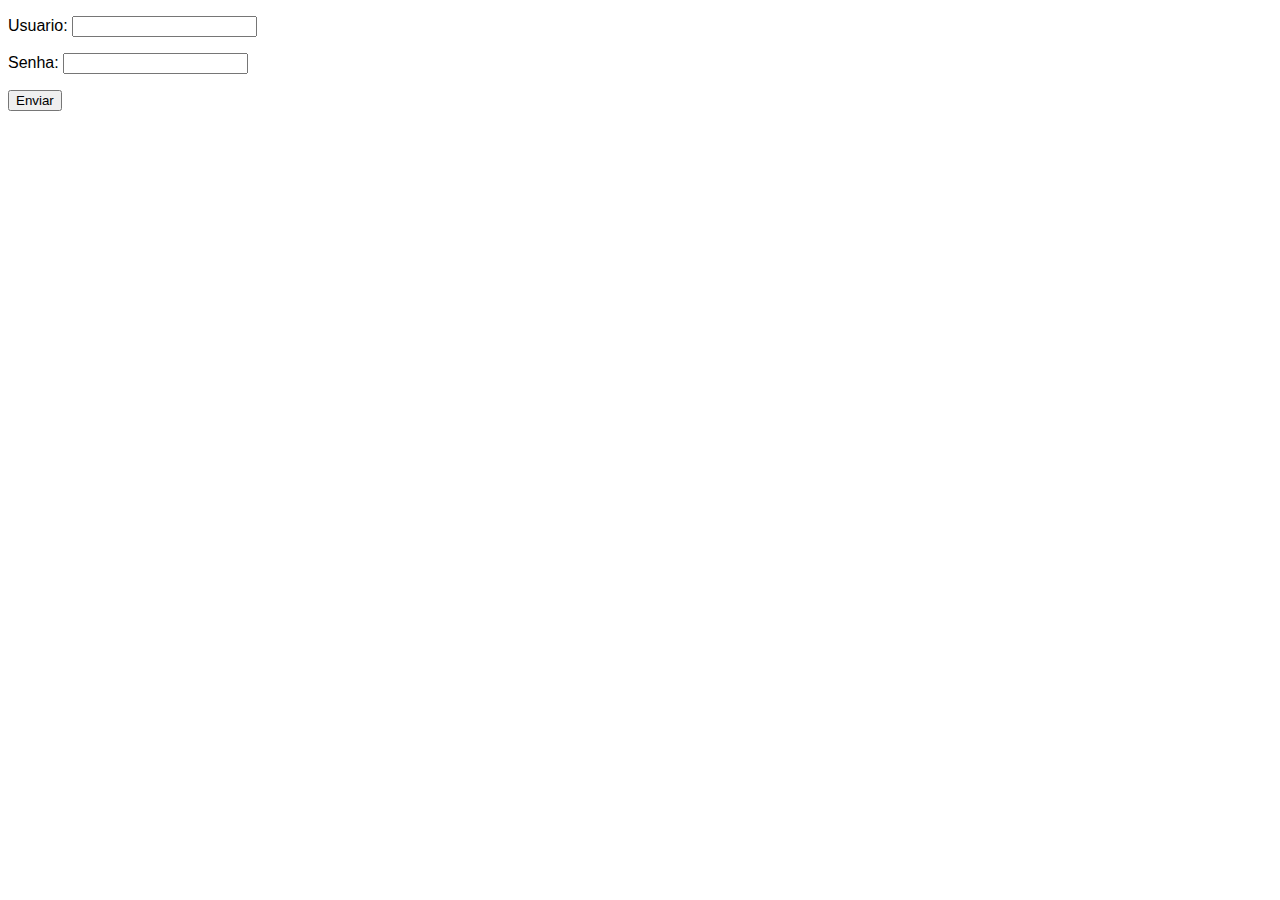
<file: Form/index.html>
<!DOCTYPE html>
<html lang="pt_BR">
<head>
    <meta charset="UTF-8">
    <meta name="viewport" content="width=device-width, initial-scale=1.0">
    <title>Formularios</title>
    <style>
        *{
            font-family: Arial, Helvetica, sans-serif;
        }
    </style>
</head>
<body>
    <form action="cadastro.php" method="POST" autocomplete="on">
        <p>
            <label for="iuser">Usuario:</label>
            <input type="text" name="user" id="iuser" required autocomplete="username">
        </p>
        <p>
            <label for="ipassword">Senha:</label>
            <input type="password" name="password" id="ipassword" required autocomplete="current-password">
        </p>
        <input type="submit" value="Enviar">
    </form>
</body>
</html>
</file>
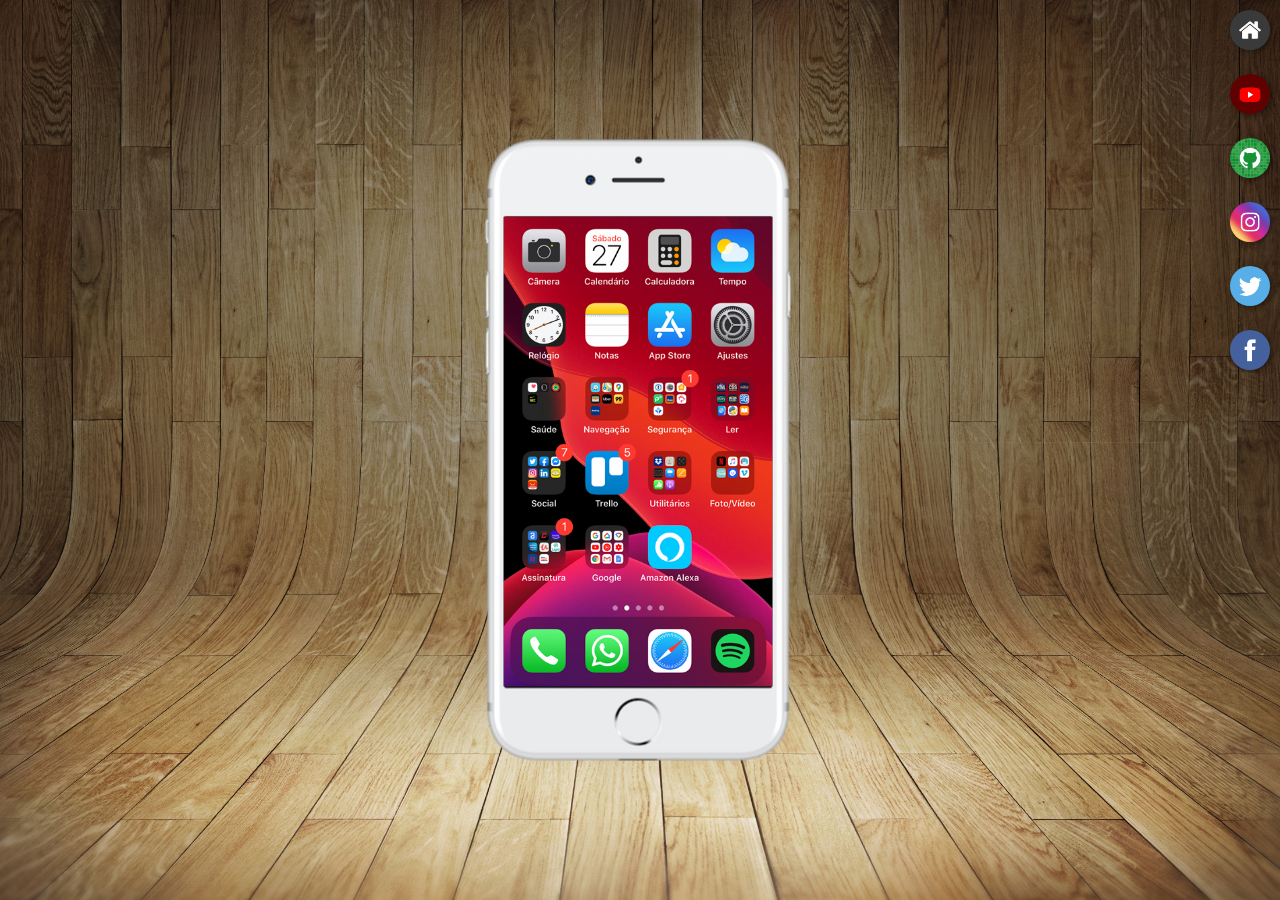
<file: Redes Socias/index.html>
<!DOCTYPE html>
<html lang="pt_BR">
<head>
    <meta charset="UTF-8">
    <meta name="viewport" content="width=device-width, initial-scale=1.0">
    <link rel="shortcut icon" href="imagens/favicon.ico" type="image/x-icon">
    <link rel="stylesheet" href="style.css">
    <title>Redes Socias</title>
</head>
<body>
    <main>
        <section class="celular">
            <iframe src="home.html" class="tel" name="tel" frameborder="0">
                Seu navegador não é compativel po!
            </iframe>
        </section>
        <section class="redes-sociais">
            <a href="home.html" target="tel"><img src="imagens/logo-home.jpg" alt="Home"></a> <br>
            <a href="youtube.html" target="tel"><img src="imagens/logo-youtube.jpg" alt="Youtube"></a> <br>
            <a href="github.html" target="tel"><img src="imagens/logo-github.jpg" alt="GitHub"></a> <br>
            <a href="instagram.html" target="tel"><img src="imagens/logo-instagram.jpg" alt="Instagram"></a> <br>
            <a href="twitter.html" target="tel"><img src="imagens/logo-twitter.jpg" alt="Twitter"></a> <br>
            <a href="facebook.html" target="tel"><img src="imagens/logo-facebook.jpg" alt="Facebook"></a>
        </section>
    </main>
</body>
</html>
</file>
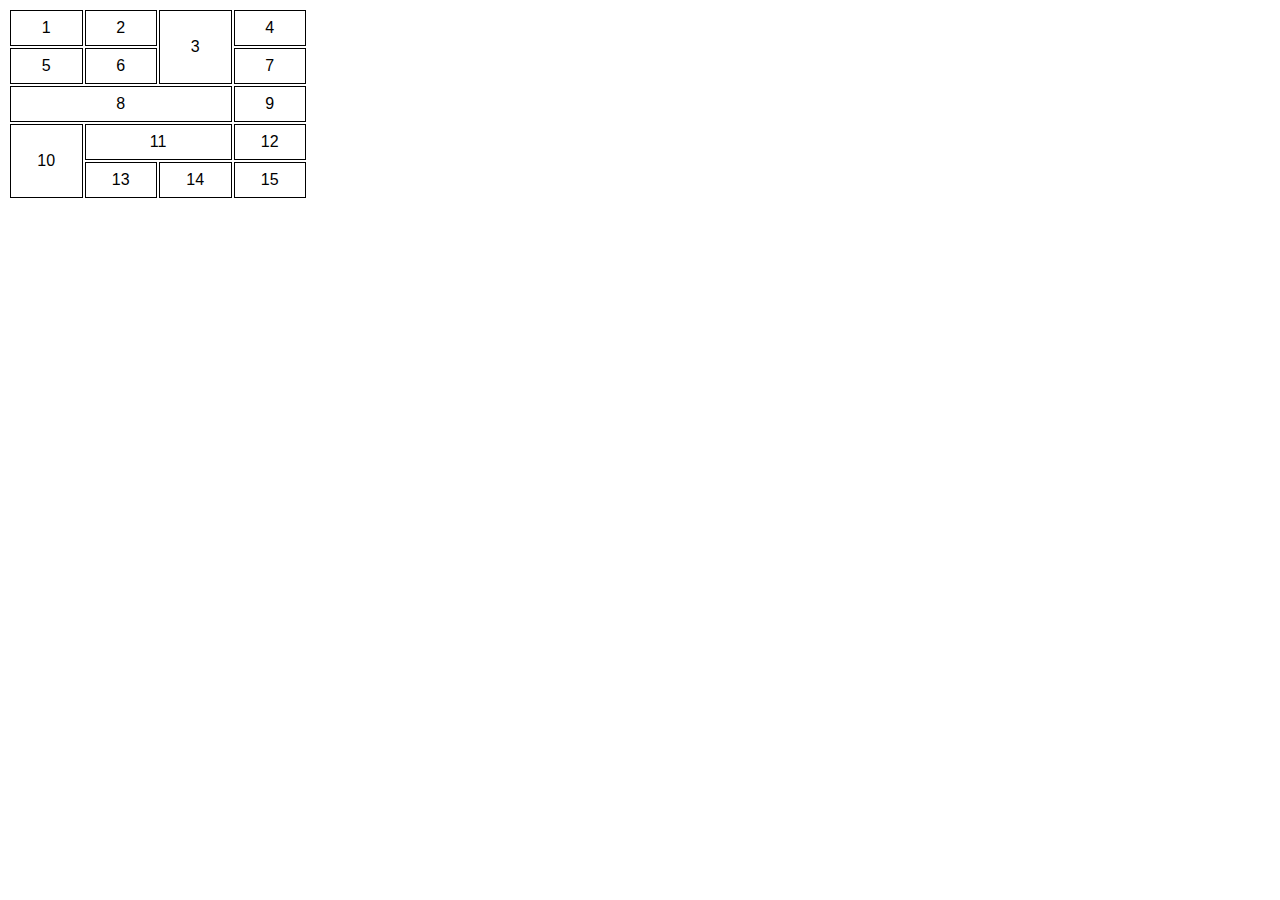
<file: 1.html>
<!DOCTYPE html>
<html lang="pt_BR">
<head>
    <meta charset="UTF-8">
    <meta name="viewport" content="width=device-width, initial-scale=1.0">
    <title>Desafio 1</title>
    <style>
            body {
                font-family: Arial, Helvetica, sans-serif;
            }

            table {
                width: 300px;
            }

            td {
                border: 1px solid black;
                padding: 8px;
                text-align: center;
            }

    </style>
</head>
<body>
    <table>
        <tr>
            <td>1</td>
            <td>2</td>
            <td rowspan="2">3</td>
            <td>4</td>
        </tr>
        <tr>
            <td>5</td>
            <td>6</td>
            <td>7</td>
        </tr>
        <tr>
            <td colspan="3">8</td>
            <td>9</td>
        </tr>
        <tr>
            <td rowspan="2">10</td>
            <td colspan="2">11</td>
            <td>12</td>
        </tr>
        <tr>
            <td>13</td>
            <td>14</td>
            <td>15</td>
        </tr>
    </table>
</body>
</html>
</file>
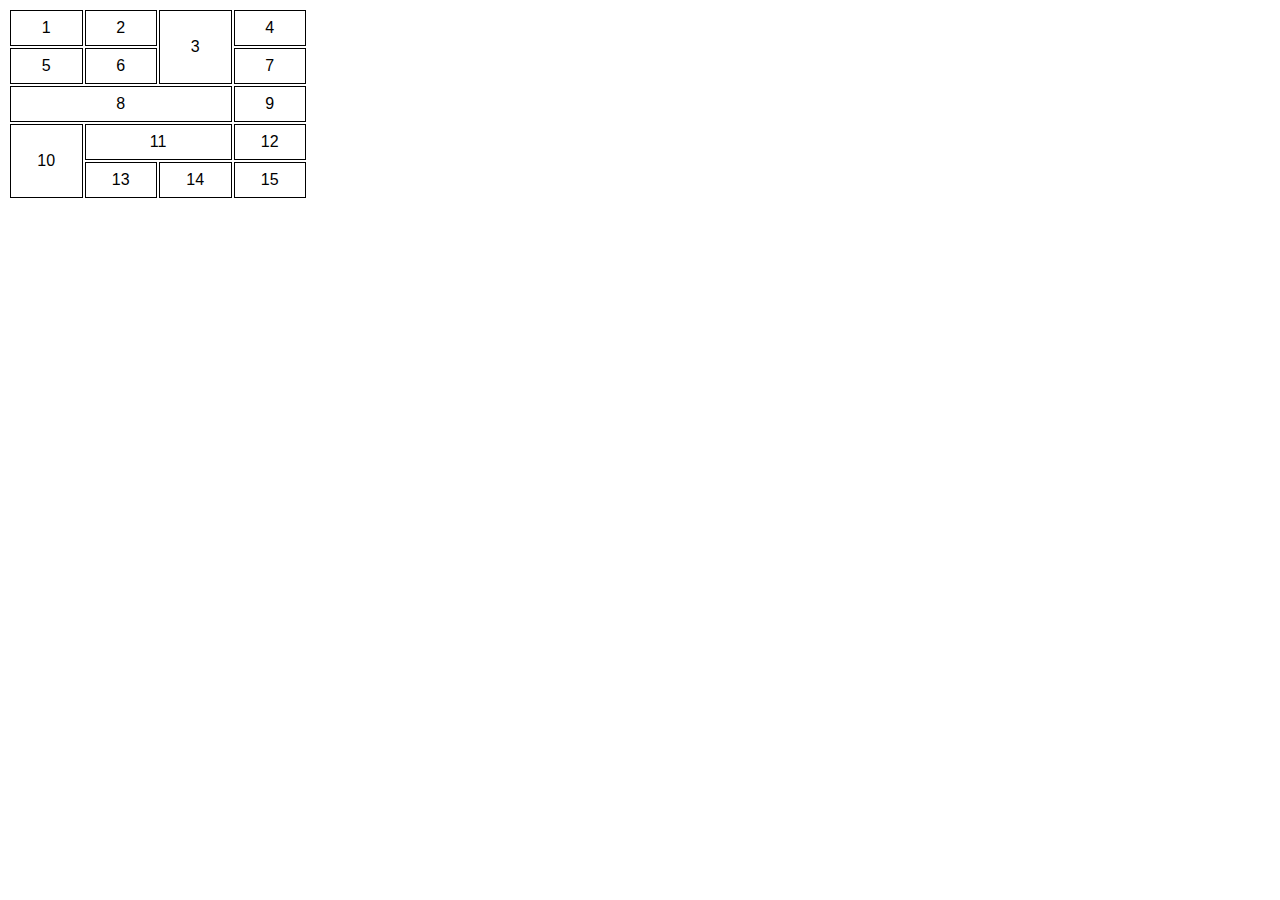
<file: 2.html>
<!DOCTYPE html>
<html lang="pt_BR">
<head>
    <meta charset="UTF-8">
    <meta name="viewport" content="width=device-width, initial-scale=1.0">
    <title>Desafio 2</title>

    <style>
        body {
            font-family: Arial, Helvetica, sans-serif;
        }

        table {
            width: 300px;
        }

        td {
            border: 1px solid black;
            padding: 8px;
            text-align: center;
        }
    </style>

</head>
<body>
    <table>
        <tr>
            <td>1</td>
            <td>2</td>
            <td rowspan="2">3</td>
            <td>4</td>
        </tr>
        <tr>
            <td>5</td>
            <td>6</td>
            <td>7</td>
        </tr>
        <tr>
            <td colspan="3">8</td>
            <td>9</td>
        </tr>
        <tr>
            <td rowspan="2">10</td>
            <td colspan="2">11</td>
            <td>12</td>
        </tr>
        <tr>
            <td>13</td>
            <td>14</td>
            <td>15</td>
        </tr>
    </table>
</body>
</html>
</file>
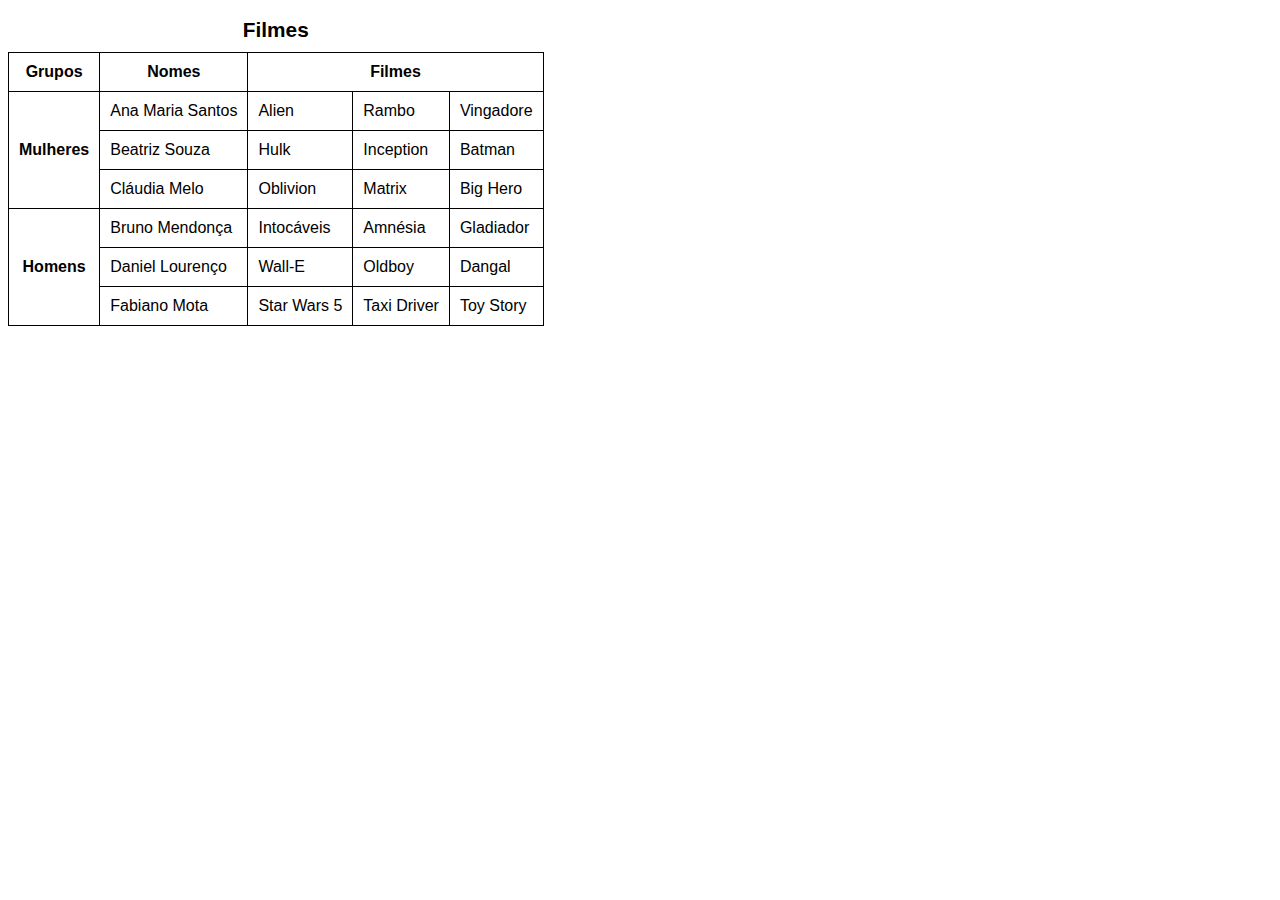
<file: 3.html>
<!DOCTYPE html>
<html lang="pt_BR">
<head>
    <meta charset="UTF-8">
    <meta name="viewport" content="width=device-width, initial-scale=1.0">
    <title>Desafio 3</title>
    <style>
        body {
            font-family: Arial, Helvetica, sans-serif;
        }

        table {
            border-collapse: collapse;
        }
        
        caption{
            font-size: 1.3em;
            font-weight: bold;
            padding: 10px;
        }

        th, td {
            padding: 10px;
            border: 1px solid black;
        }
    </style>
</head>
<body>
    <table>
        <caption>
            Filmes
        </caption>
        <thead>
            <tr>
                <th scope="col">Grupos</th>
                <th scope="col">Nomes</th>
                <th colspan="3" scope="colgroup">Filmes</th>
            </tr>
        </thead>
        <tbody>
            <tr>
                <th rowspan="3" scope="rowgroup">Mulheres</th>
                <td>Ana Maria Santos</td>
                <td>Alien</td>
                <td>Rambo</td>
                <td>Vingadore</td>
            </tr>
            <tr>
                <td>Beatriz Souza</td>
                <td>Hulk</td>
                <td>Inception</td>
                <td>Batman</td>
            </tr>
            <tr>
                <td>Cláudia Melo</td>
                <td>Oblivion</td>
                <td>Matrix</td>
                <td>Big Hero</td>
            </tr>
            <tr>
                <th rowspan="3" scope="rowgroup">Homens</th>
                <td>Bruno Mendonça</td>
                <td>Intocáveis</td>
                <td>Amnésia</td>
                <td>Gladiador</td>
            </tr>
            <tr>
                <td>Daniel Lourenço</td>
                <td>Wall-E</td>
                <td>Oldboy</td>
                <td>Dangal</td>
            </tr>
            <tr>
                <td>Fabiano Mota</td>
                <td>Star Wars 5</td>
                <td>Taxi Driver</td>
                <td>Toy Story</td>
            </tr>
        </tbody>
    </table>
</body>
</html>
</file>
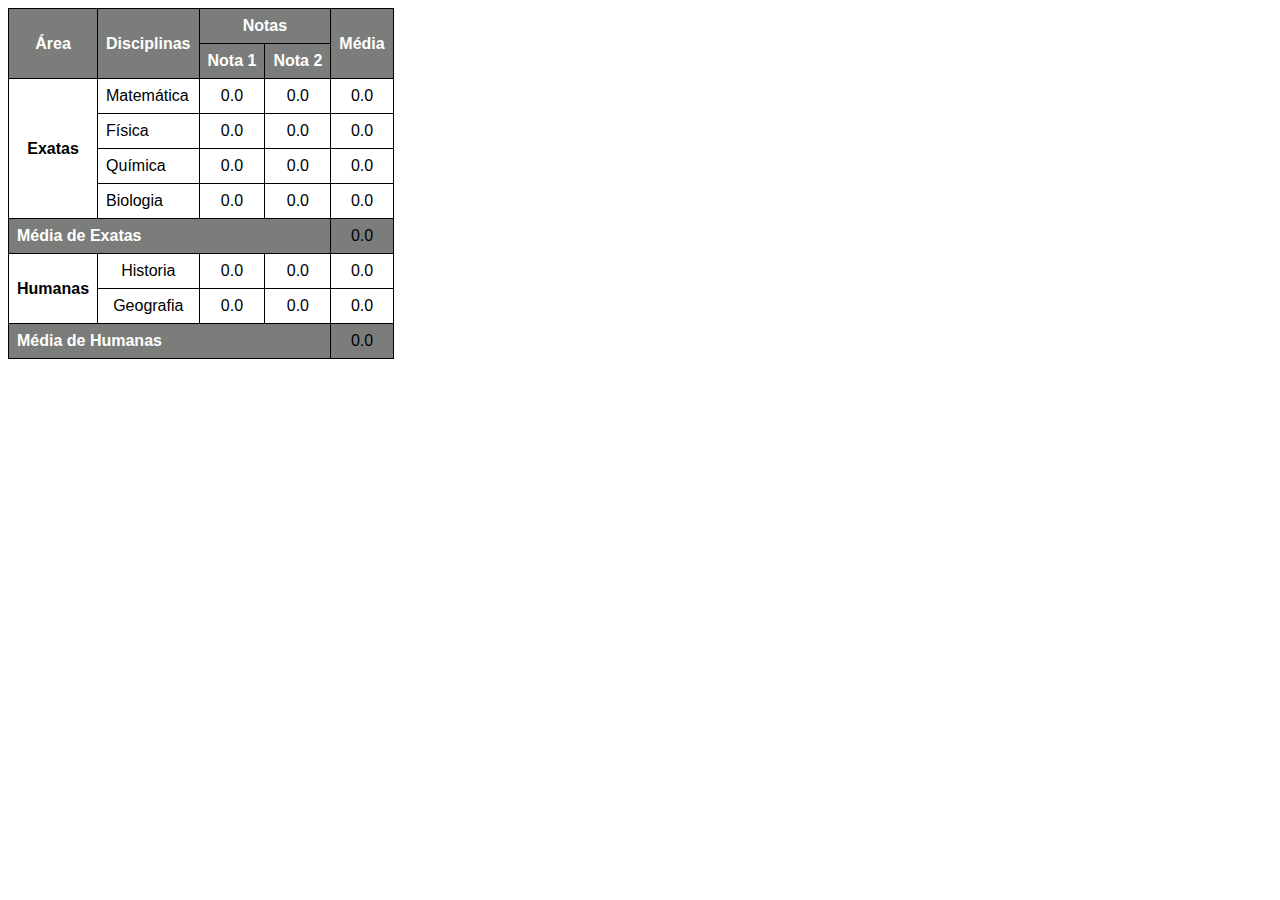
<file: 4.html>
<!DOCTYPE html>
<html lang="pt_BR">
<head>
    <meta charset="UTF-8">
    <meta name="viewport" content="width=device-width, initial-scale=1">
    <title>Desafio 4</title>
    <style>
        body {
            font-family: Arial, Helvetica, sans-serif;
        }
        table {
            border-collapse: collapse;
        }

        th, td {
            padding: 8px;
            border: 1px solid black;
        }

        .eqs{
            text-align: left;
        }

        .media {
            color: white;
            background-color: #7B7D7A;
        }

        thead  {
            color: white;
        }

        .number {
            text-align: center;
        }
        #color {
            background-color: #7B7D7A;
        }

        .cor {
            background-color: #7B7D7A;
        }
    </style>
</head>
<body>
    <table>
        <thead> 
            <tr>
                <th rowspan="2" class="cor">Área</th>
                <th rowspan="2" class="cor">Disciplinas</th>
                <th colspan="2" class="cor">Notas</th>
                <th rowspan="2" class="cor">Média</th>
            </tr>
            <tr>
                <th class="cor">Nota 1</th>
                <th class="cor">Nota 2</th>
            </tr>
        </thead>
        <tbody>
            <tr>
                <th rowspan="5">Exatas</th>
            </tr>
            <tr>
                <td>Matemática</td>
                <td class="number">0.0</td>
                <td class="number">0.0</td>
                <td class="number">0.0</td>
            </tr>
            <tr>
                <td>Física</td>
                <td class="number">0.0</td>
                <td class="number">0.0</td>
                <td class="number">0.0</td>
            </tr>
            <tr>
                <td>Química</td>
                <td class="number">0.0</td>
                <td class="number">0.0</td>
                <td class="number">0.0</td>
            </tr>
            <tr>
                <td>Biologia</td>
                <td class="number">0.0</td>
                <td class="number">0.0</td>
                <td class="number">0.0</td>
            </tr>
            <tr>
                <th colspan="4" class="media" style="text-align: left;">Média de Exatas</th>
                <td id="color" class="number">0.0</td>
            </tr>
            <tr>
                <th rowspan="2">Humanas</th>
                <td class="number">Historia</td>
                <td class="number">0.0</td>
                <td class="number">0.0</td>
                <td class="number">0.0</td>
            </tr>
            <tr>
                <td class="number">Geografia</td>
                <td class="number">0.0</td>
                <td class="number">0.0</td>
                <td class="number">0.0</td>
            </tr>
            <tr>
                <th colspan="4" class="media" style="text-align: left;">Média de Humanas</th>
                <td id="color" class="number">0.0</td>
            </tr>

        </tbody>
    </table>
</body>
</html>
</file>
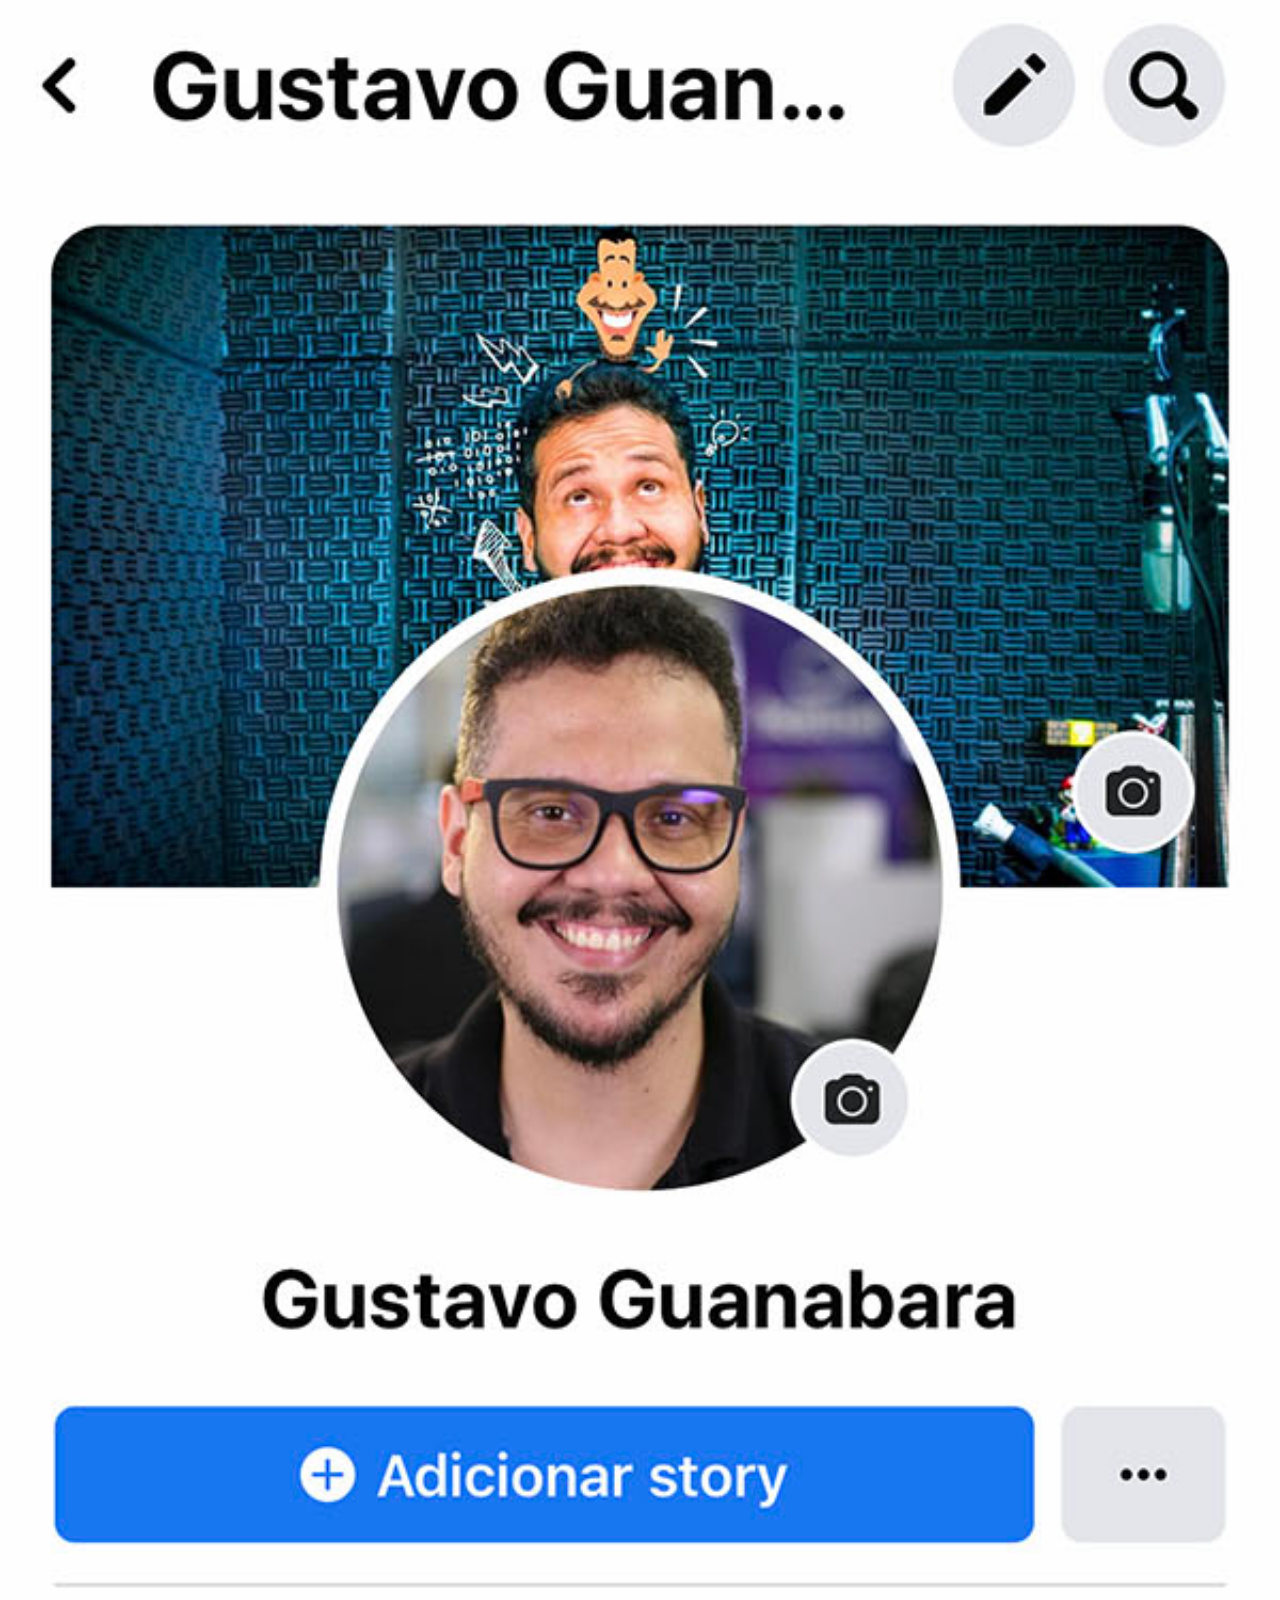
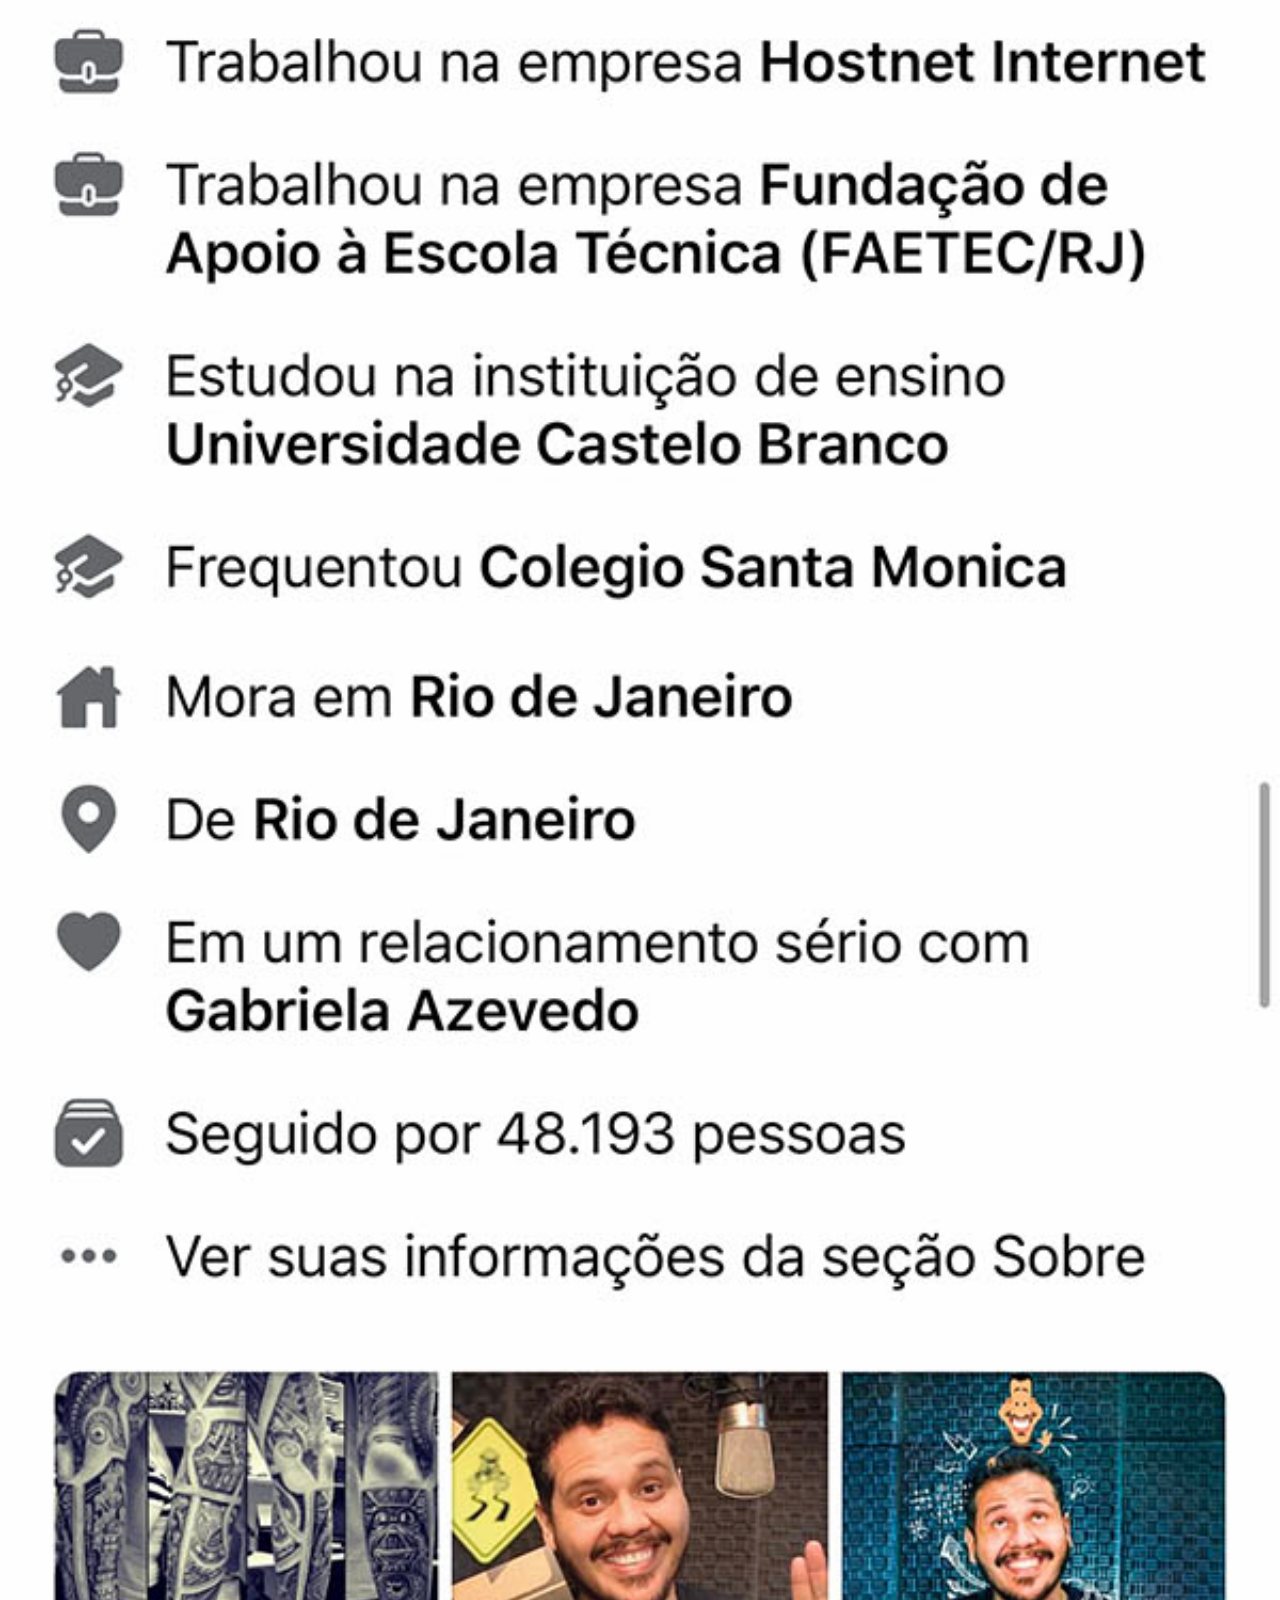
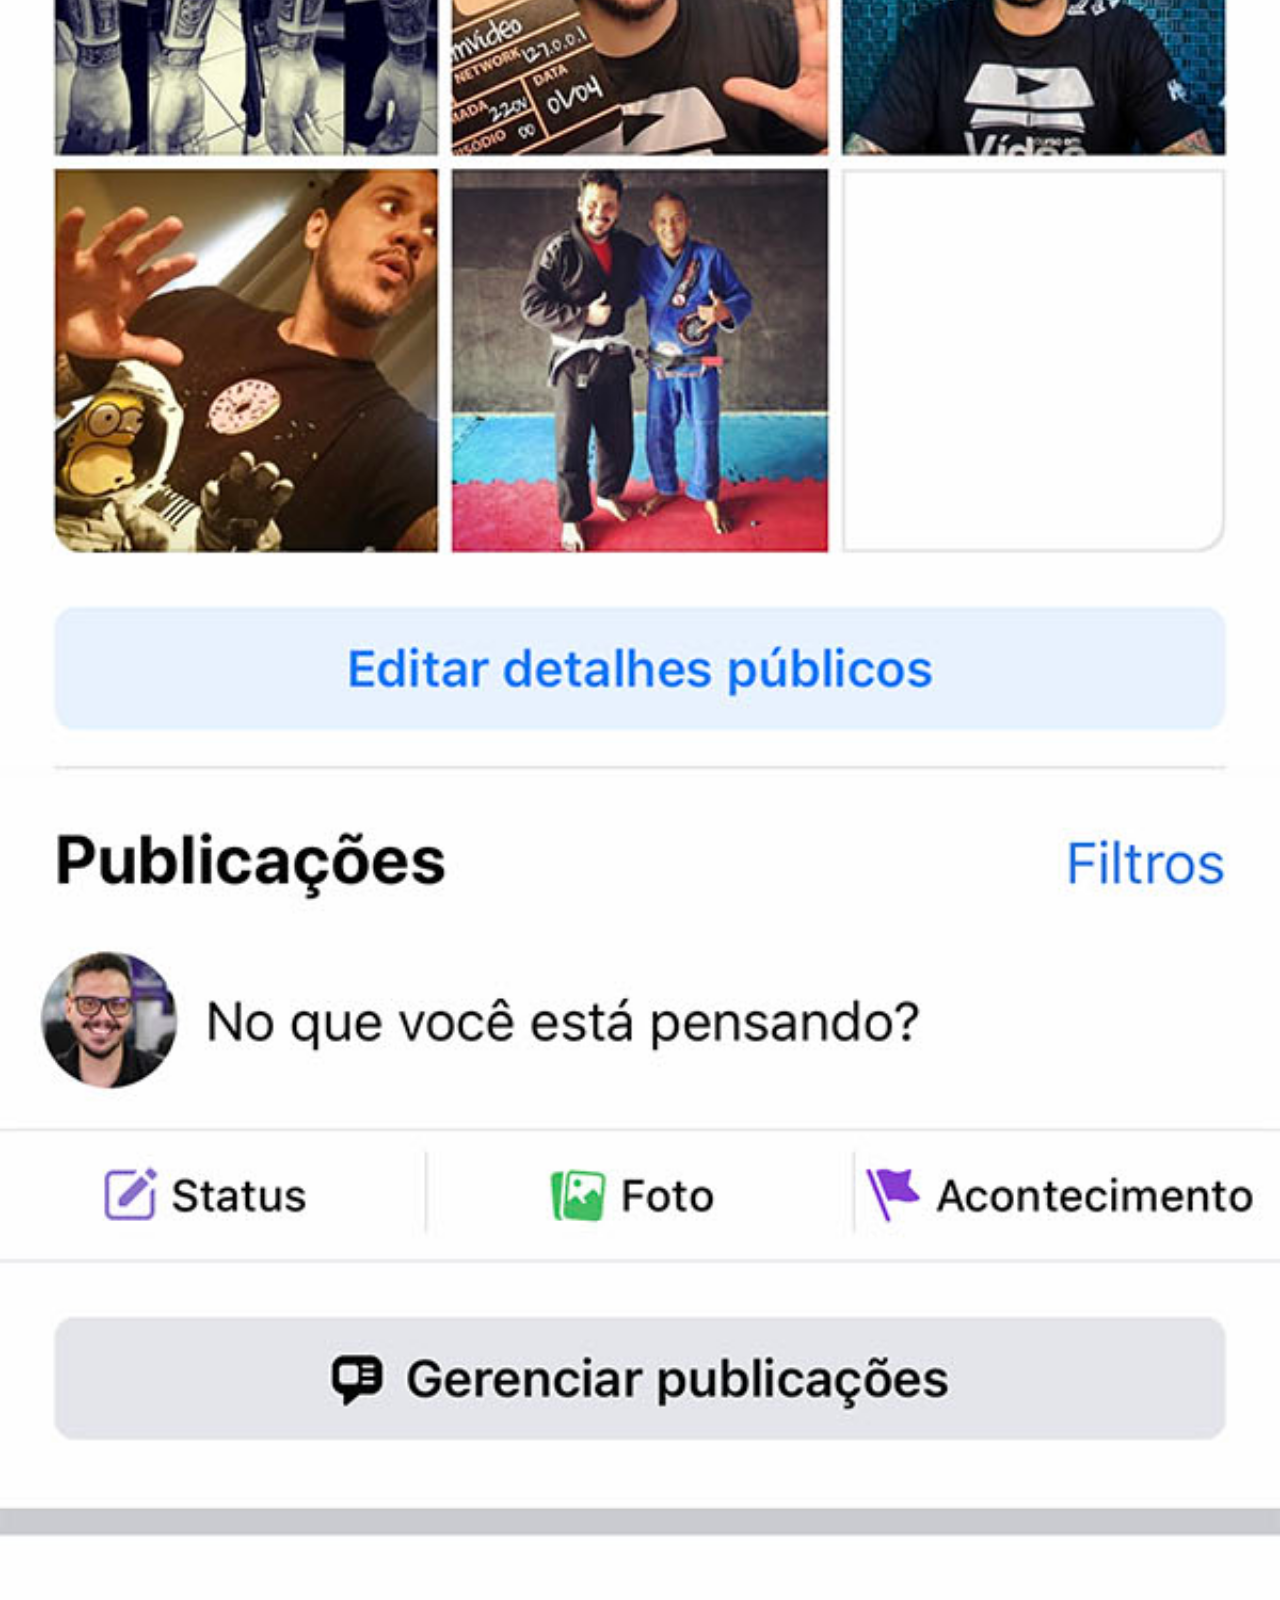
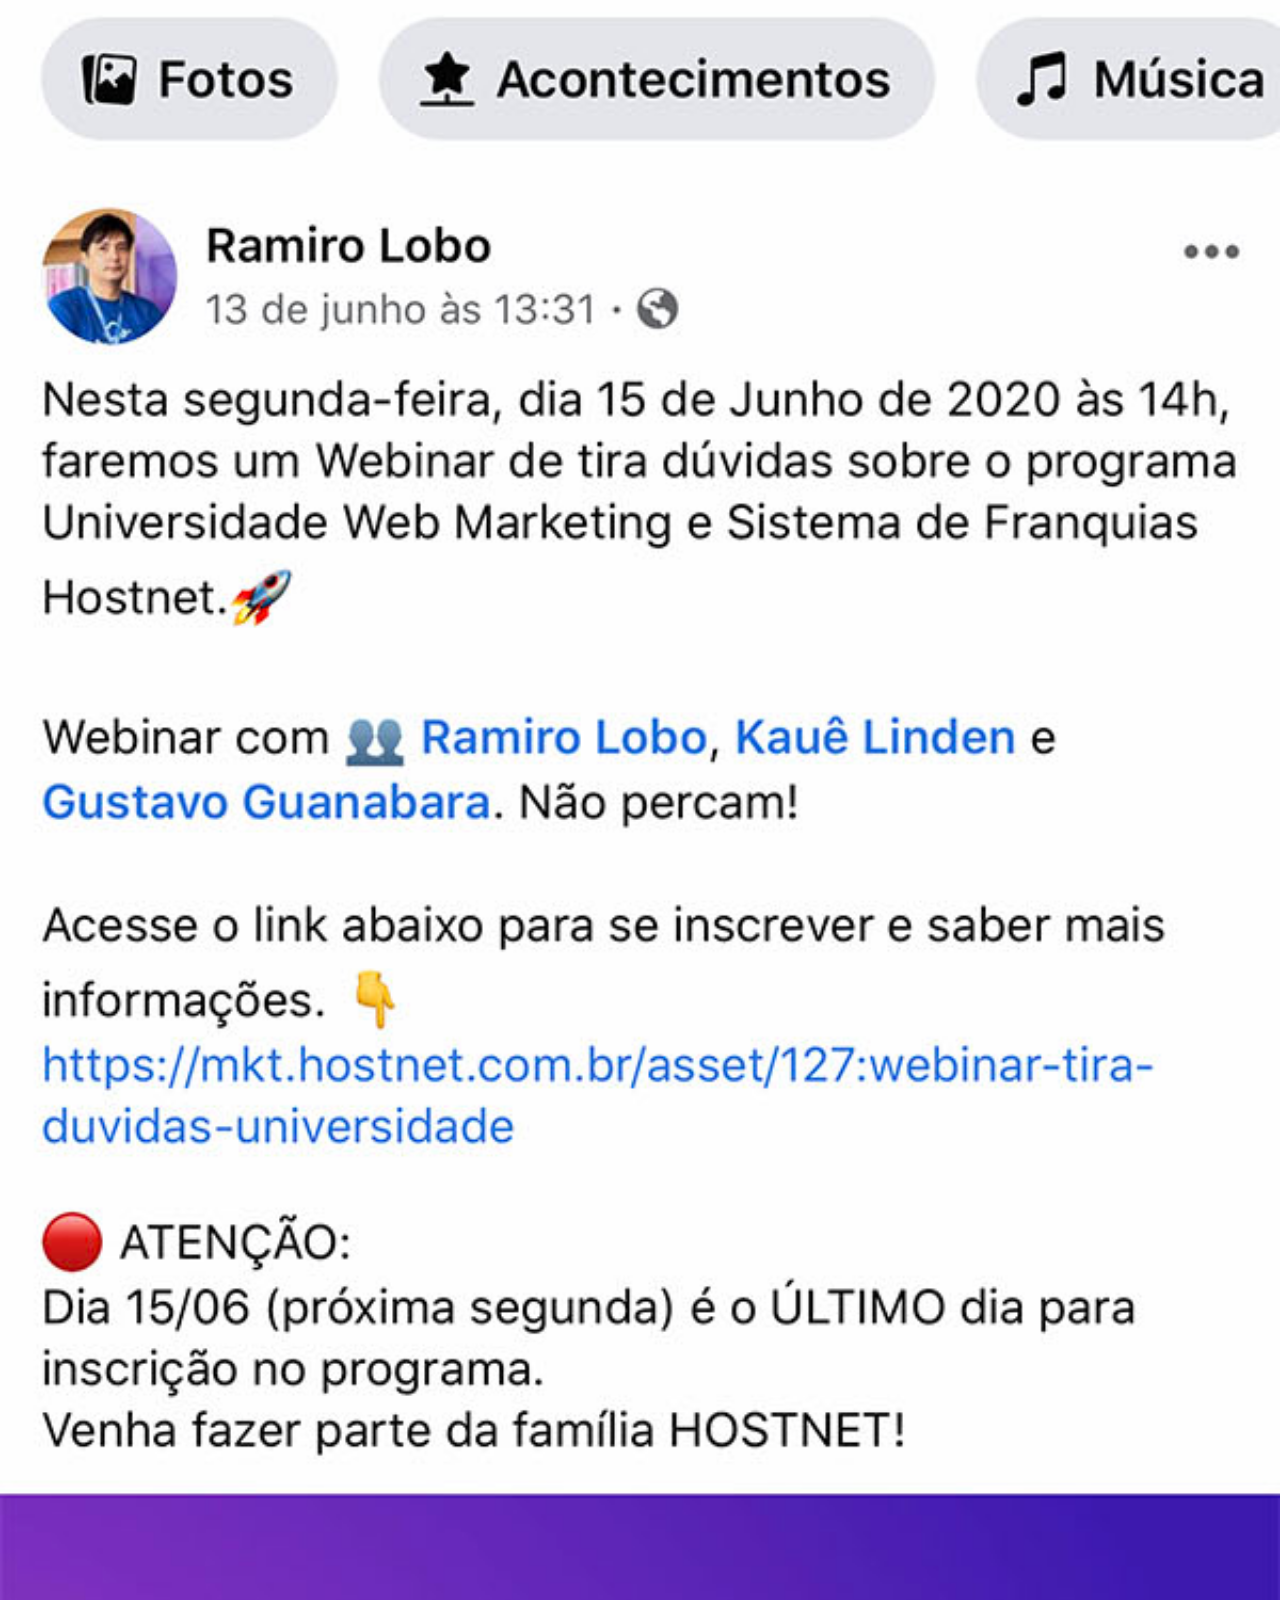
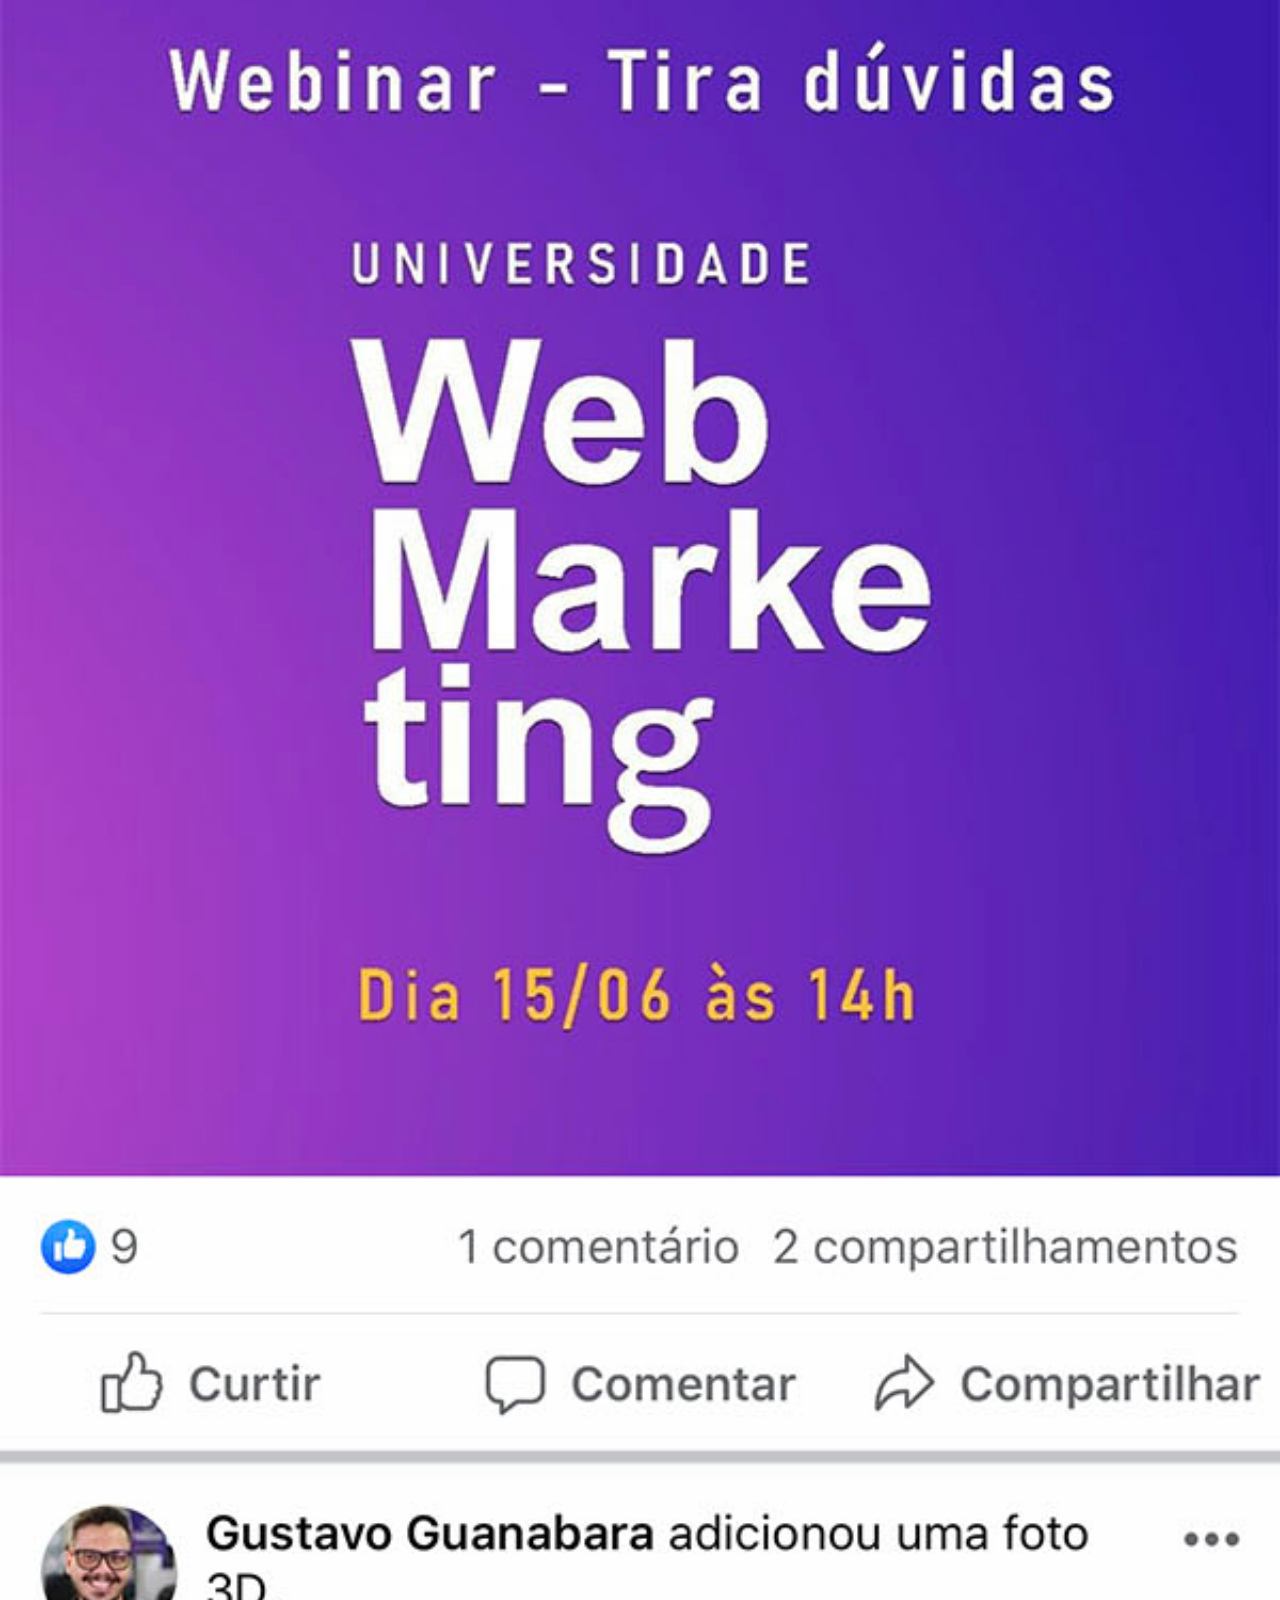
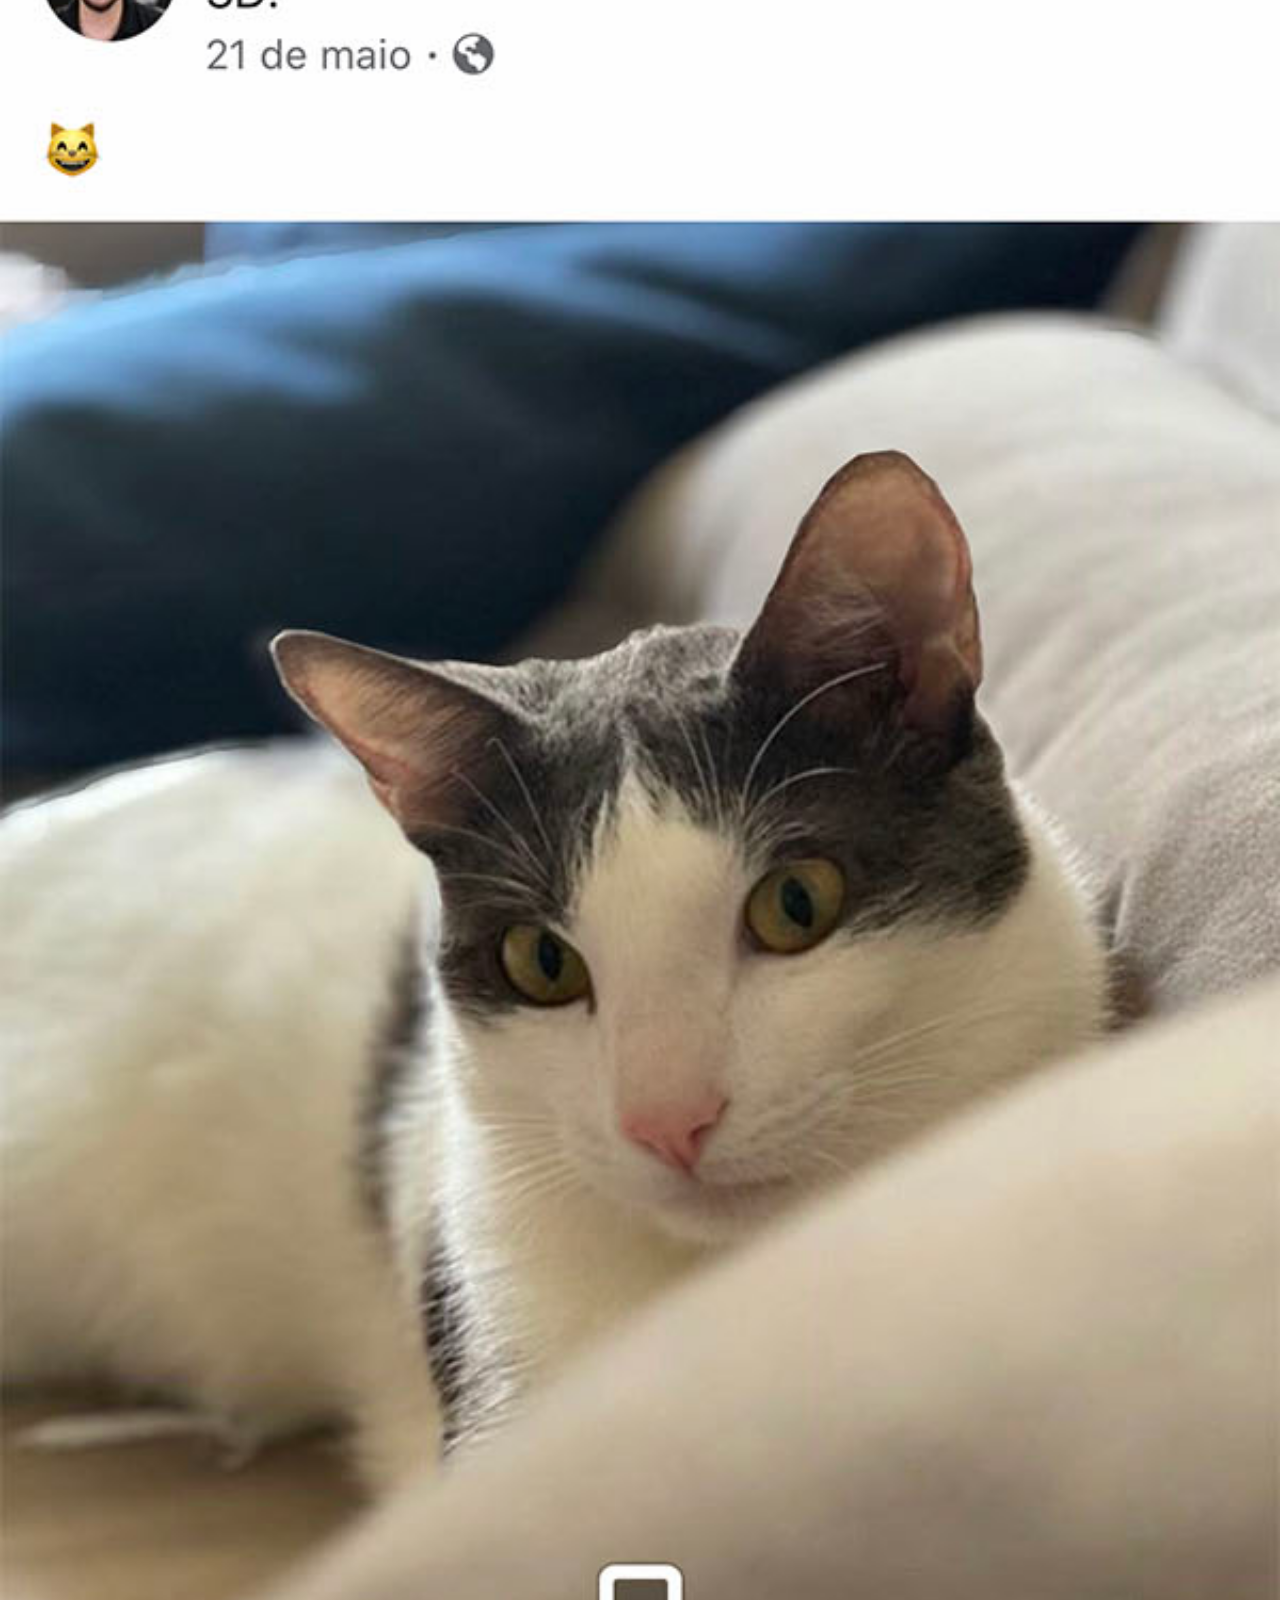
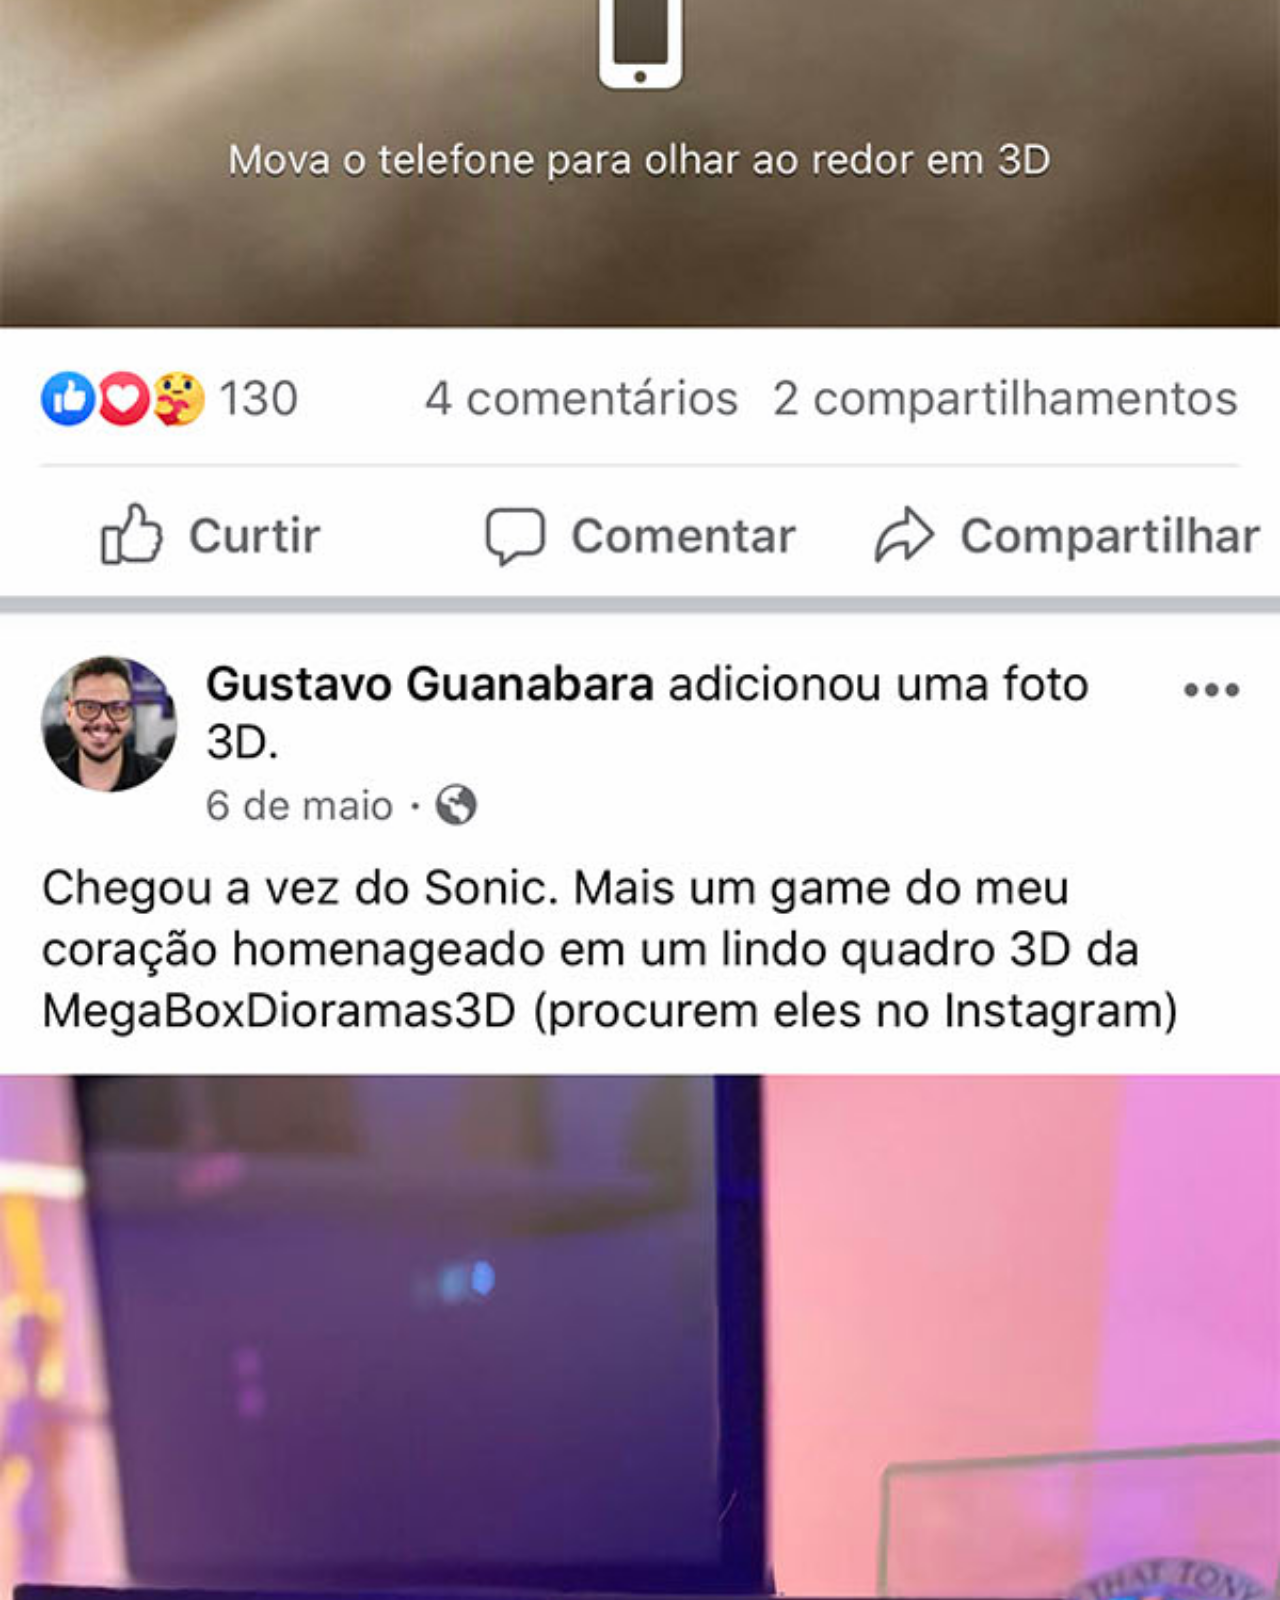
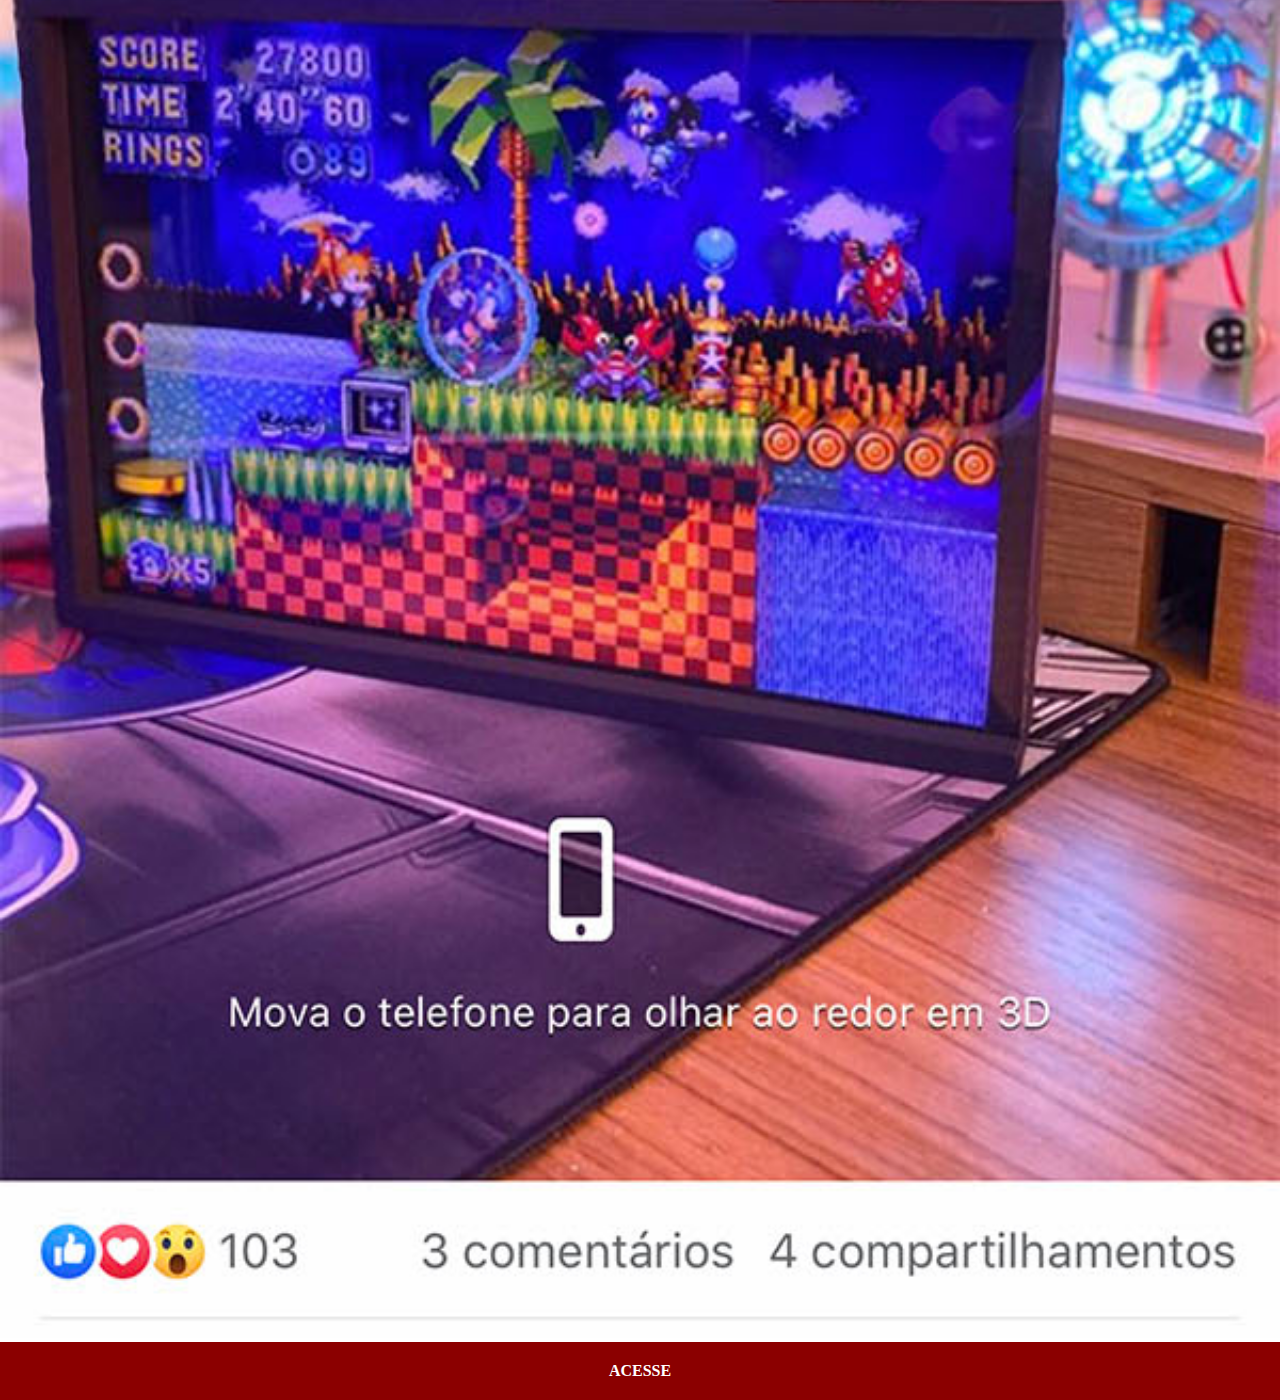
<file: Redes Socias/facebook.html>
<!DOCTYPE html>
<html lang="pt_BR">
<head>
    <meta charset="UTF-8">
    <meta name="viewport" content="width=device-width, initial-scale=1.0">
    <link rel="stylesheet" href="social.css">
    <title>Facebook</title>
</head>
<body>
    <img src="imagens/tela-facebook.jpg" alt="Tela Facebook">
    <a href="#" target="_blank">ACESSE</a>
</body>
</html>
</file>
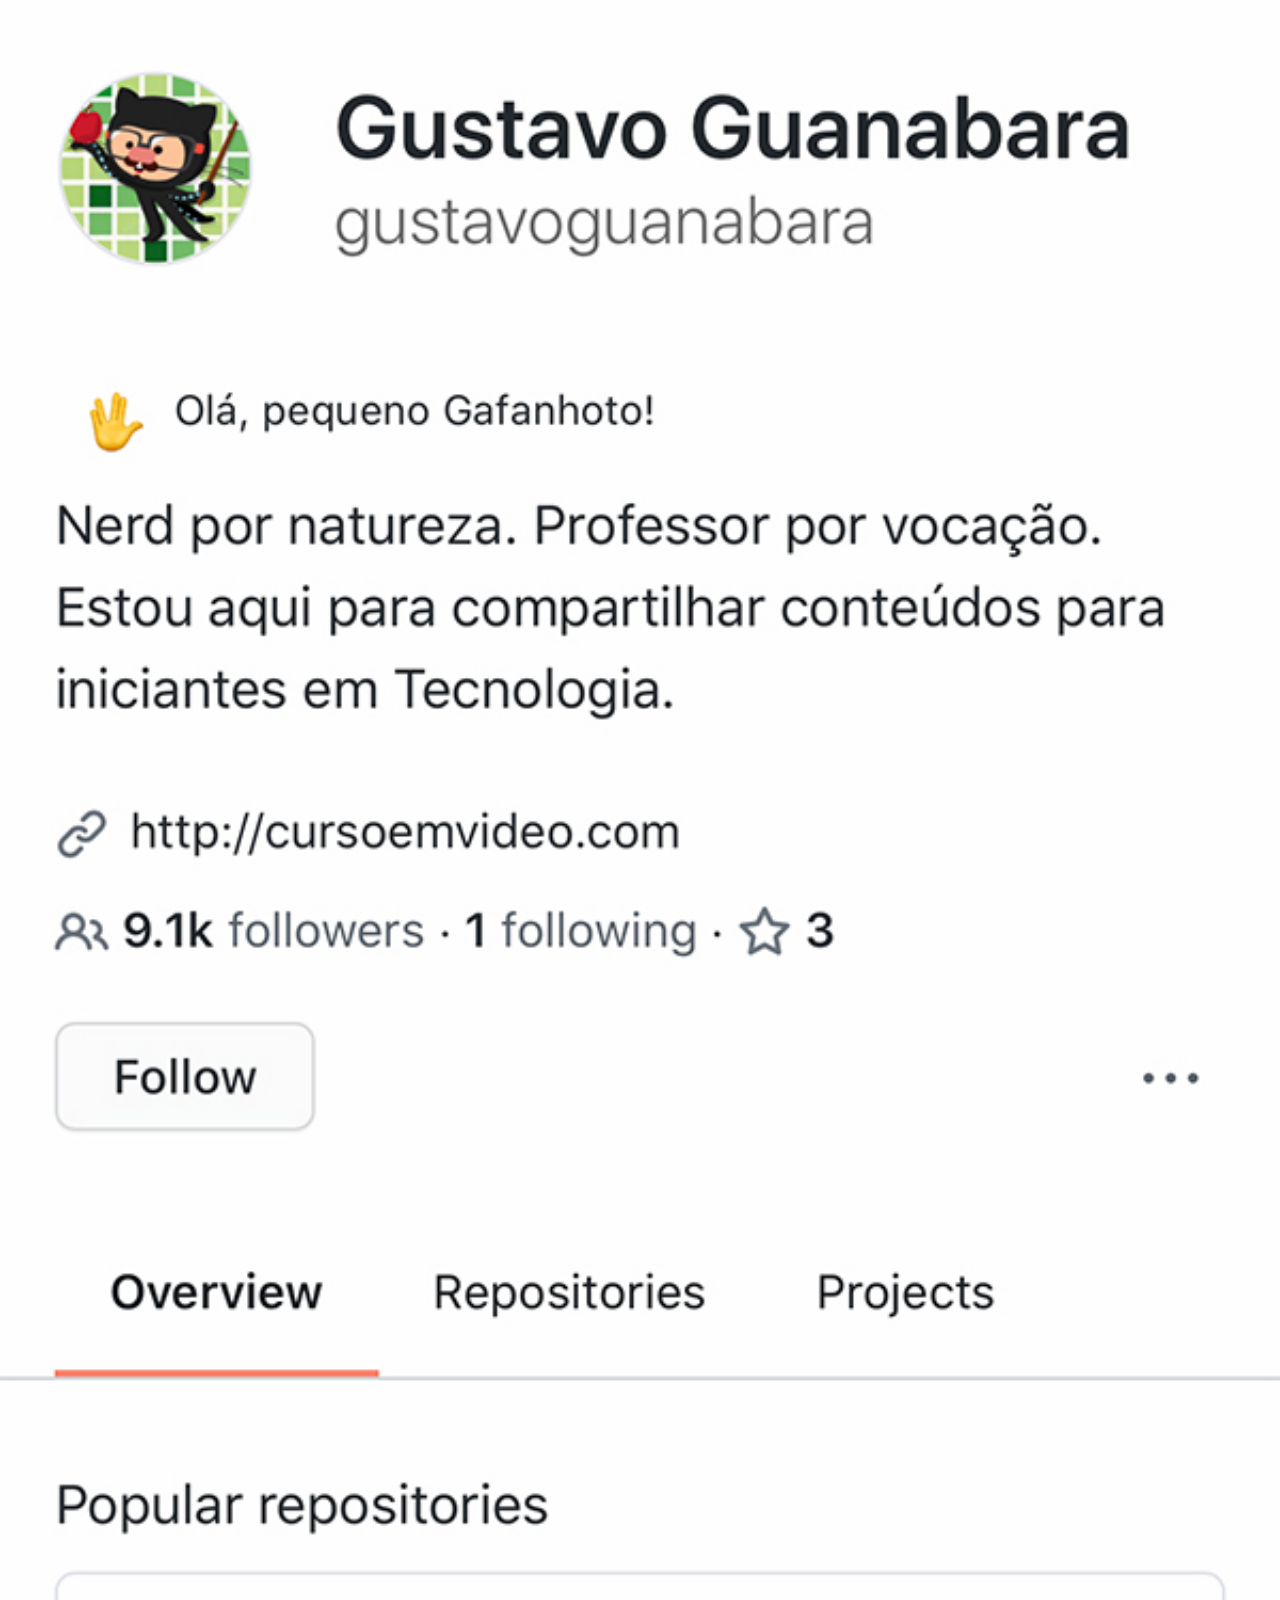
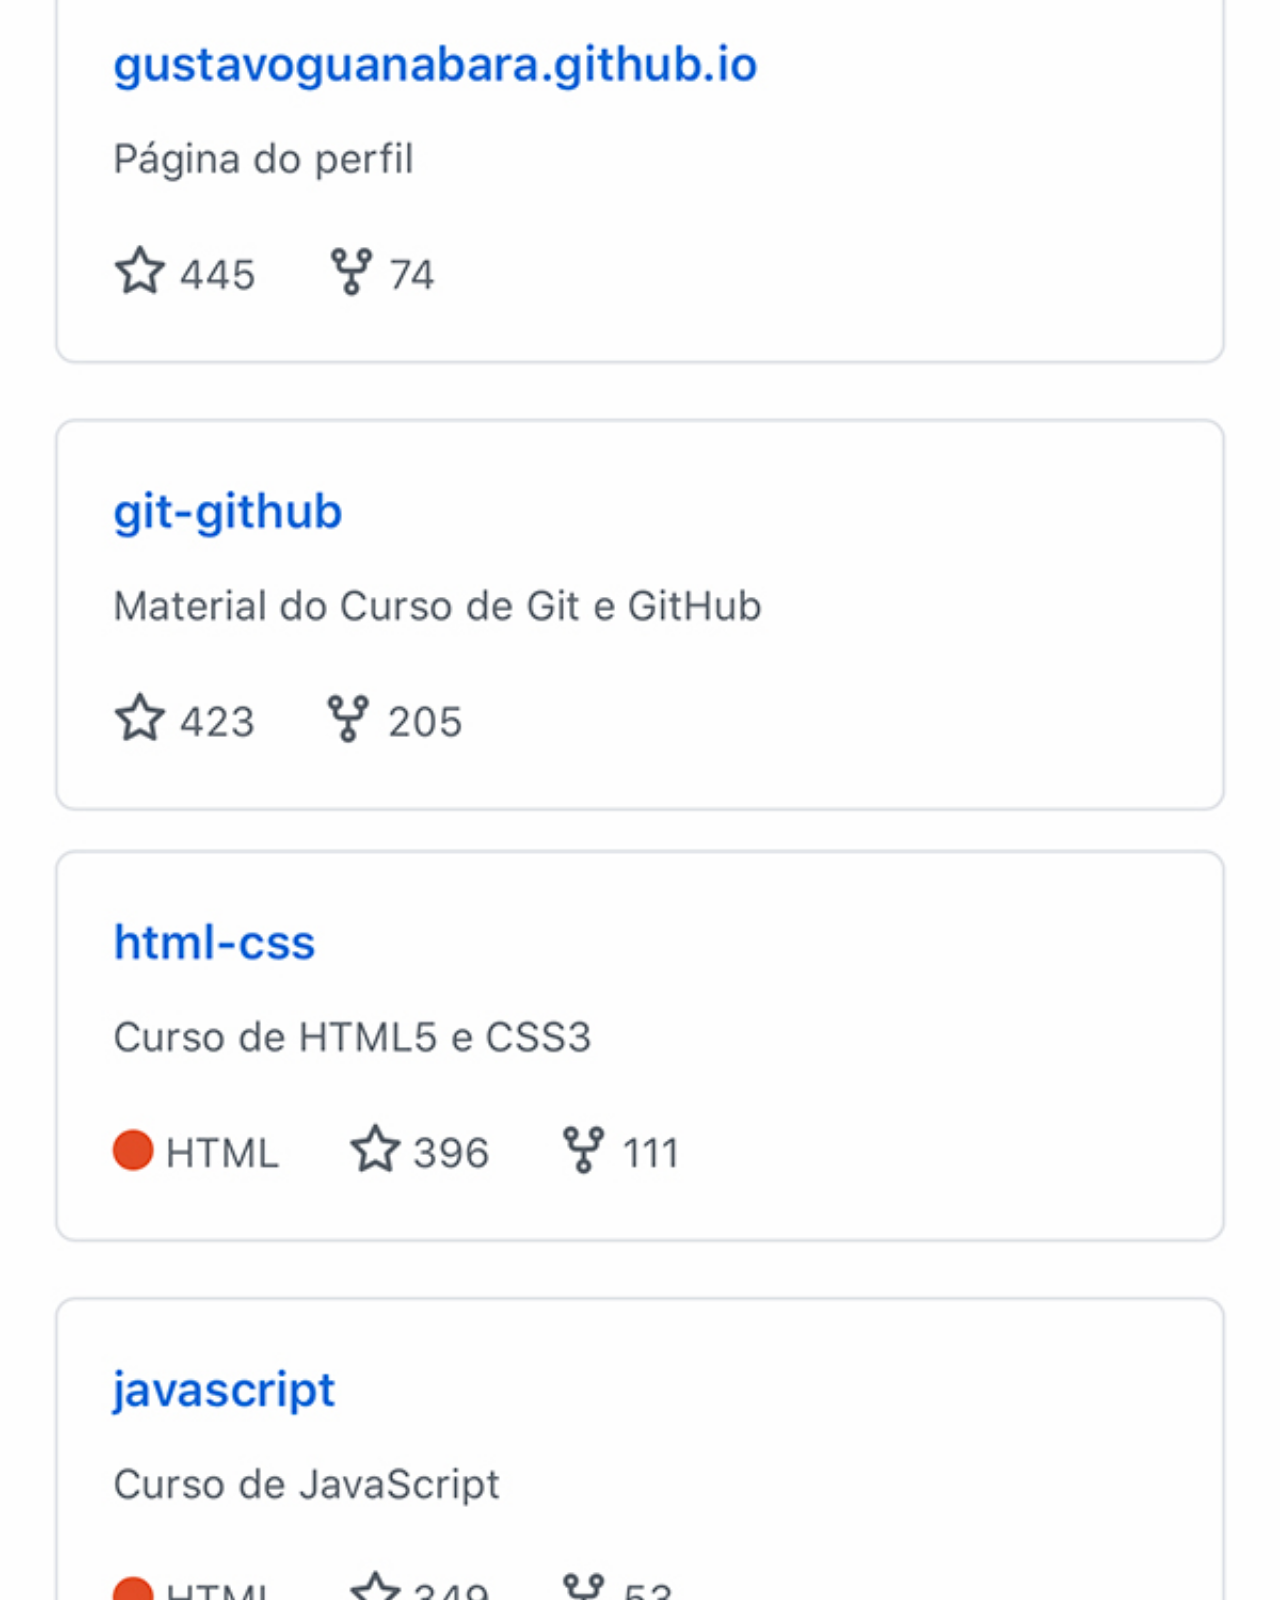
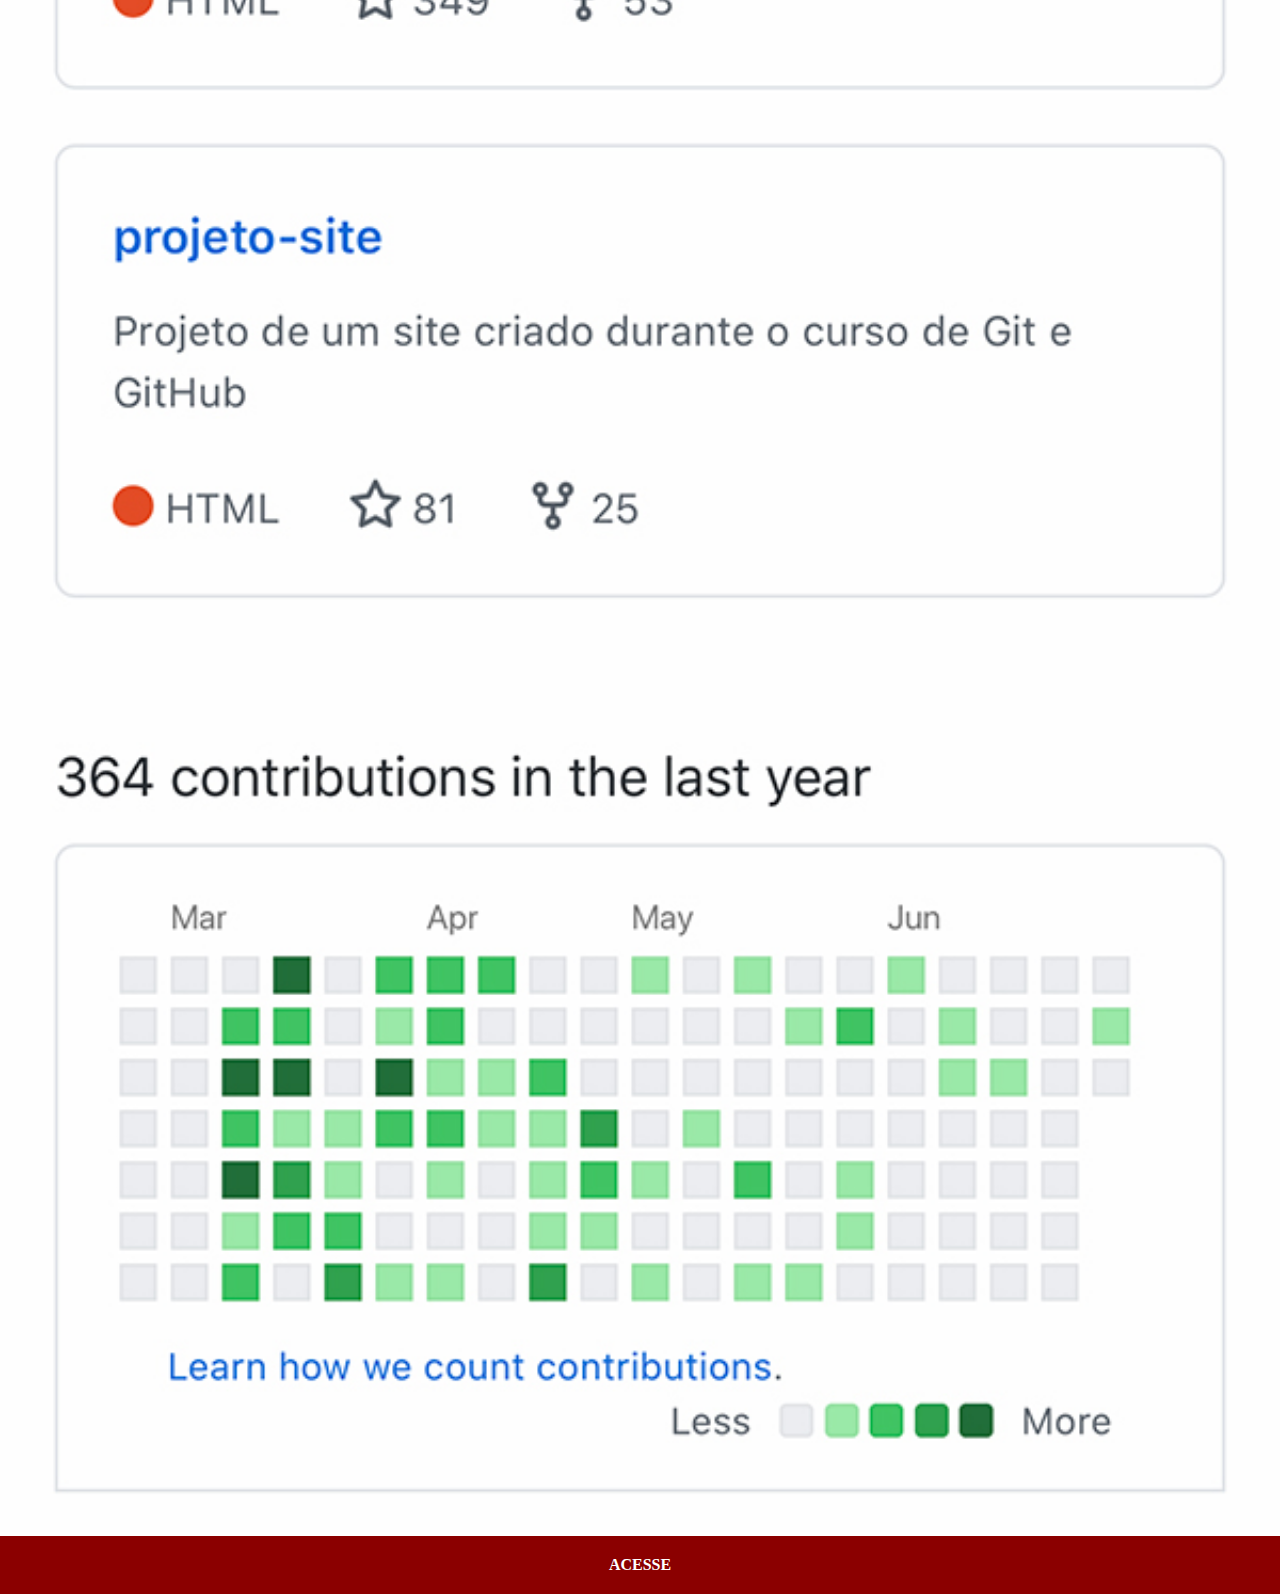
<file: Redes Socias/github.html>
<!DOCTYPE html>
<html lang="pt_BR">
<head>
    <meta charset="UTF-8">
    <meta name="viewport" content="width=device-width, initial-scale=1.0">
    <link rel="stylesheet" href="social.css">
    <title>GitHub</title>
</head>
<body>
    <img src="imagens/tela-github.jpg" alt="Tela GitHub">
    <a href="#" target="_blank">ACESSE</a>
</body>
</html>
</file>
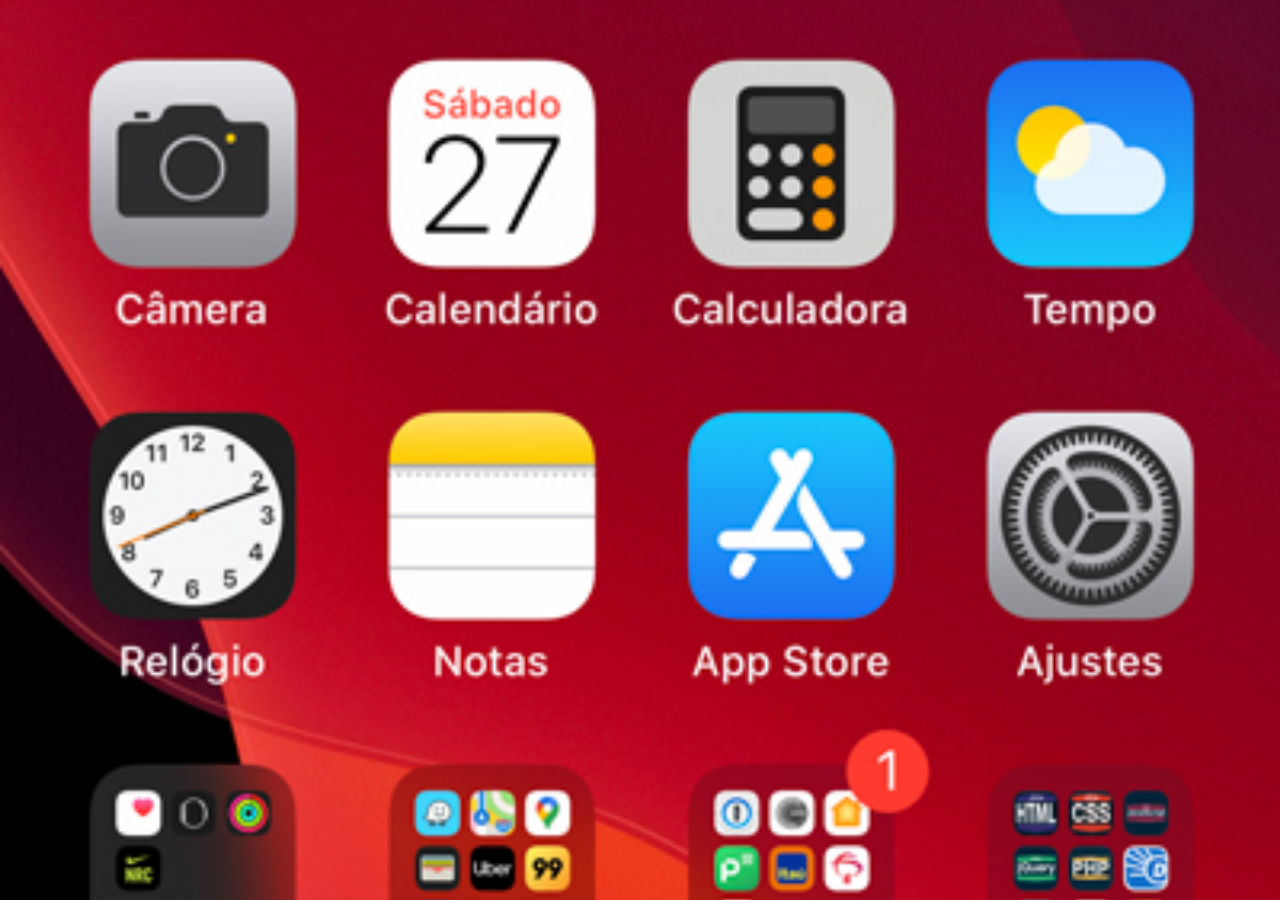
<file: Redes Socias/home.html>
<!DOCTYPE html>
<html lang="pt_BR">
<head>
    <meta charset="UTF-8">
    <meta name="viewport" content="width=device-width, initial-scale=1.0">
    <title>Home</title>
</head>
<style>
    * {
        padding: 0;
        margin: 0px;
    }

    body{
        width: 100vw;
        height: 100vh;
        background: black url('imagens/tela-home.jpg') no-repeat top center;
        background-size: cover;
    }
</style>
<body>
    
</body>
</html>
</file>
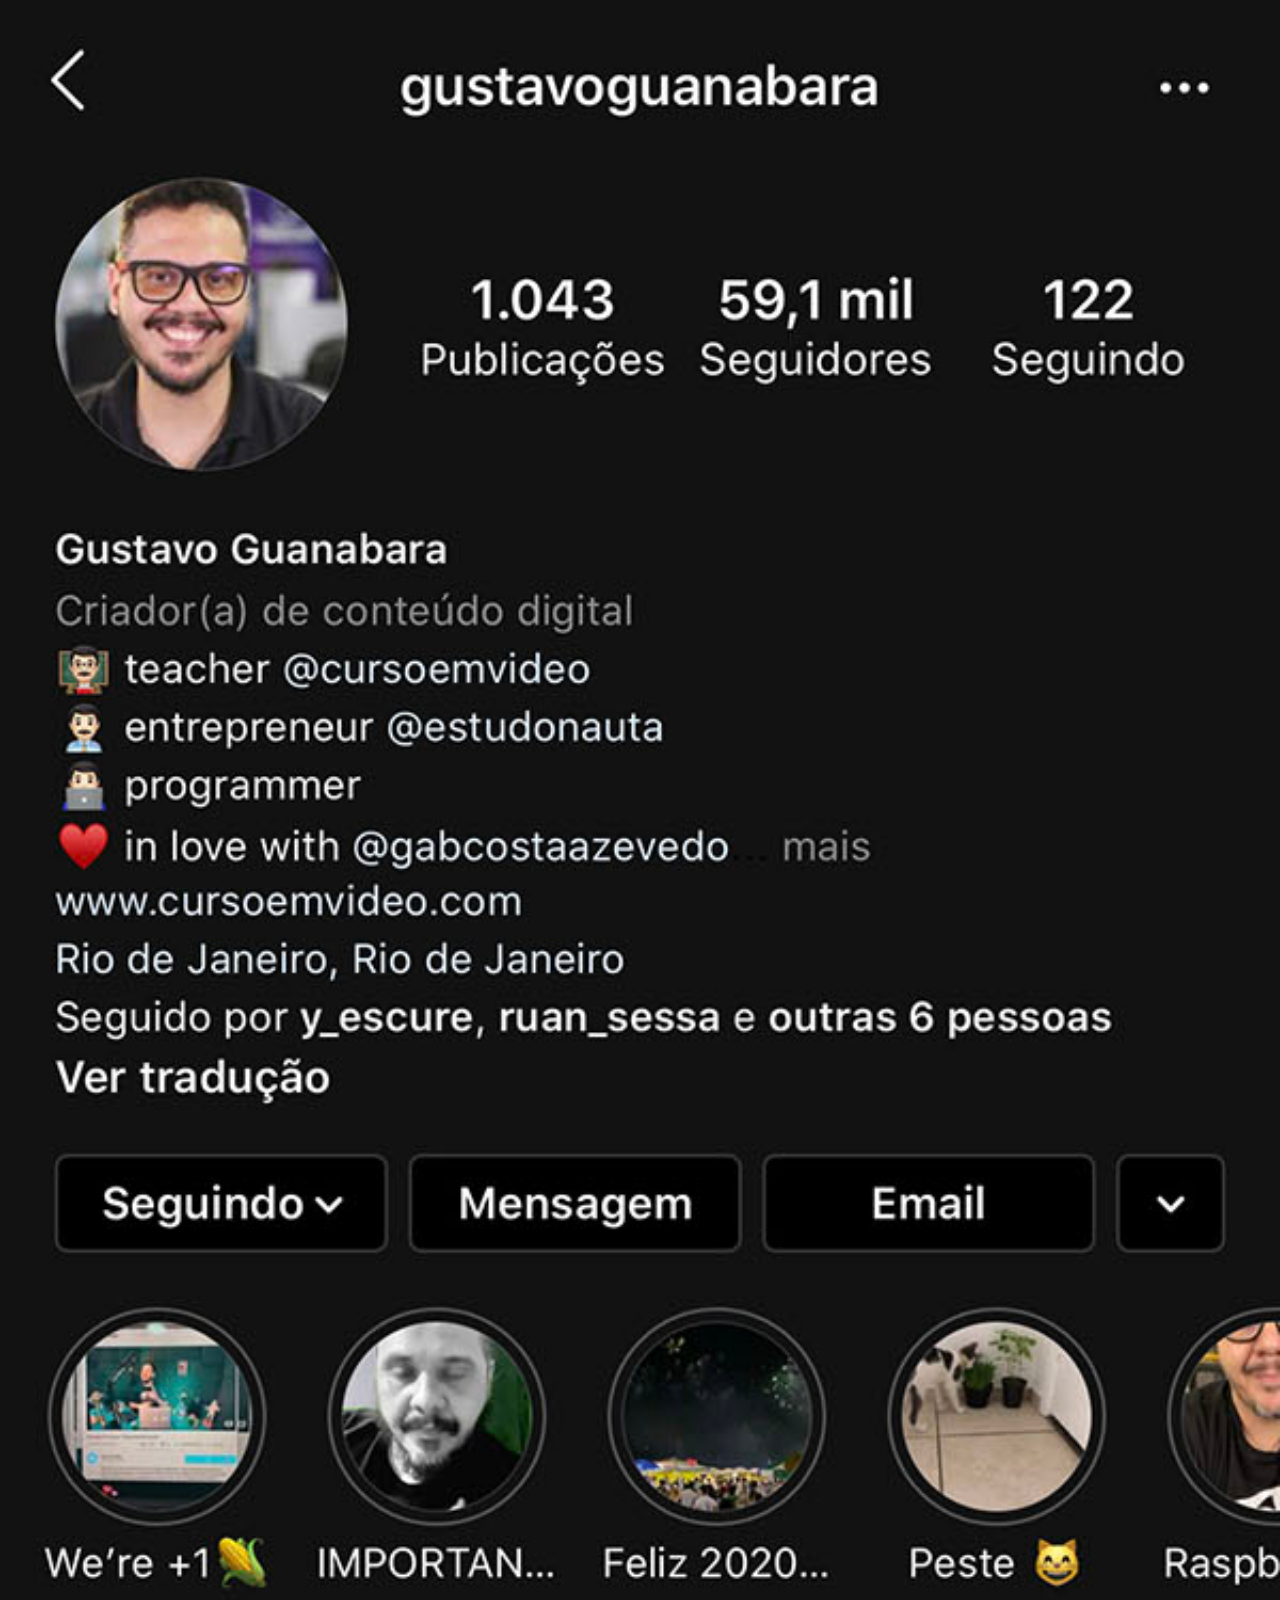
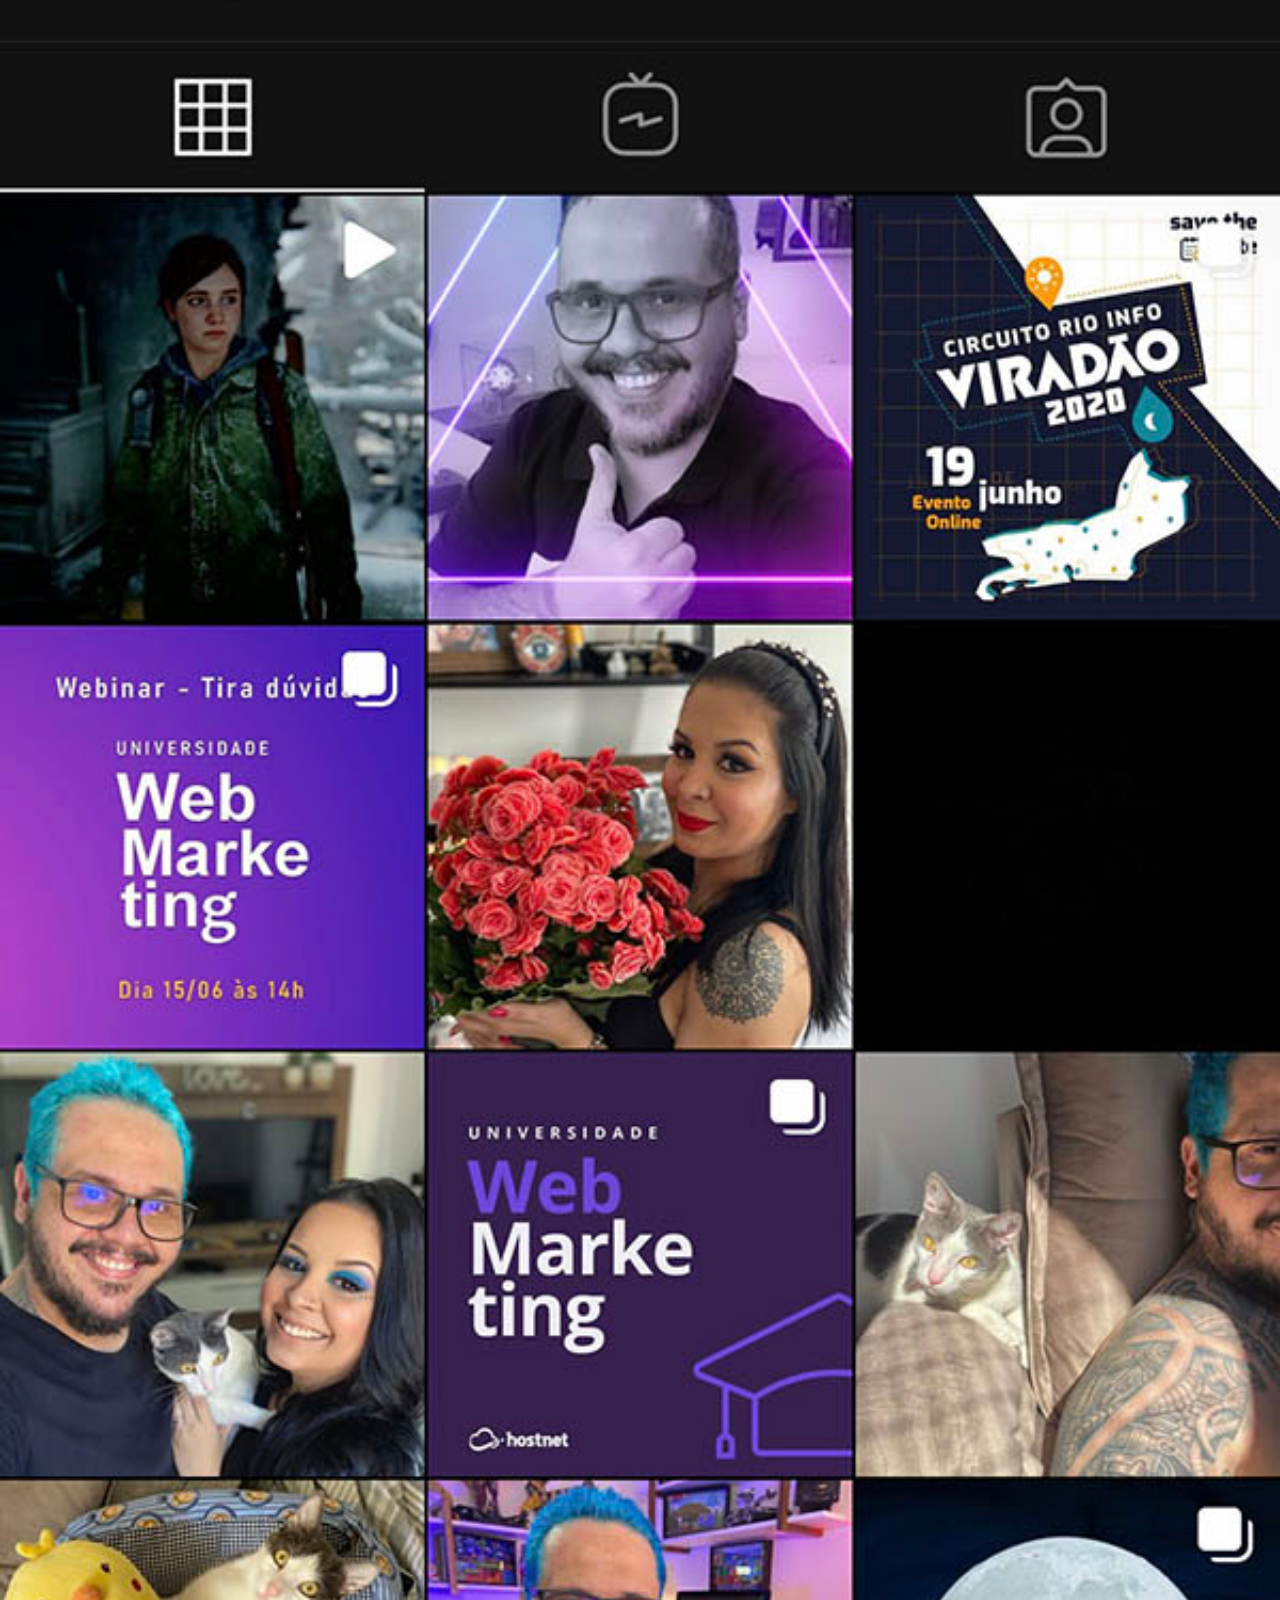
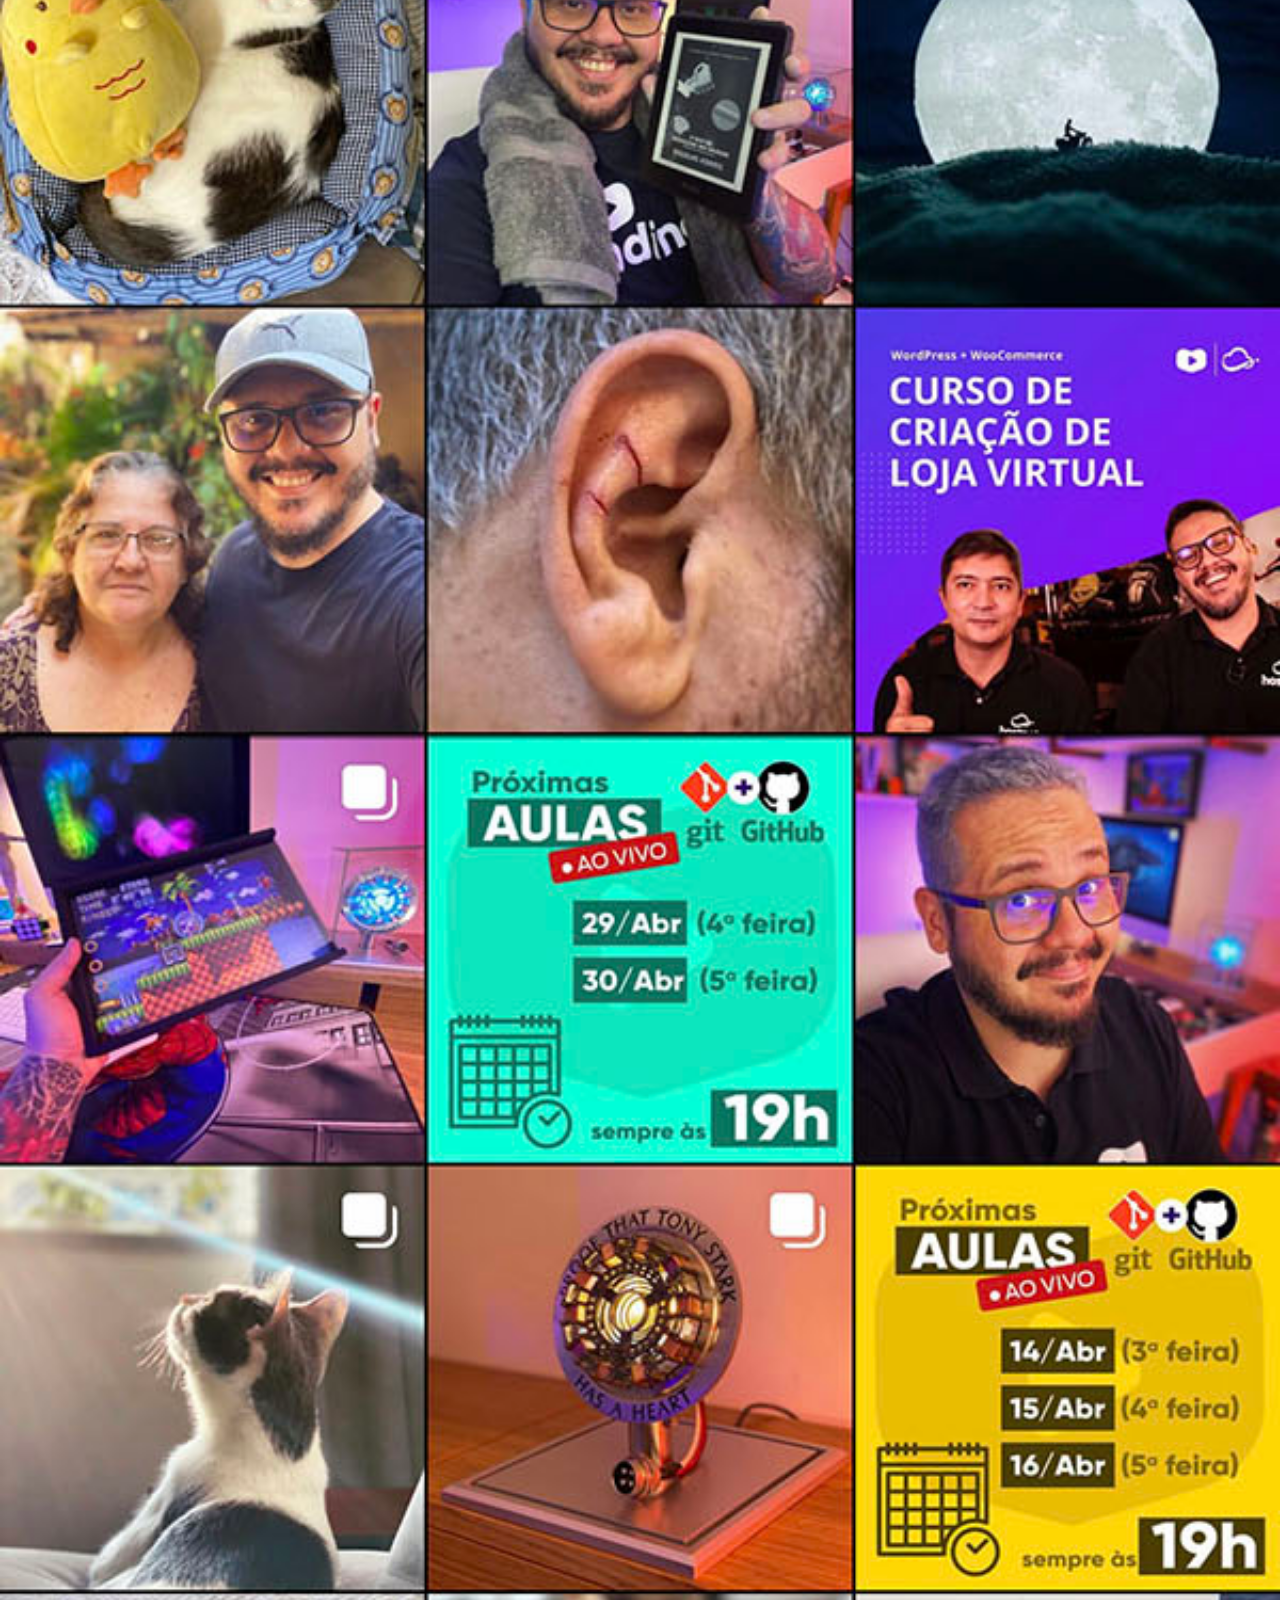
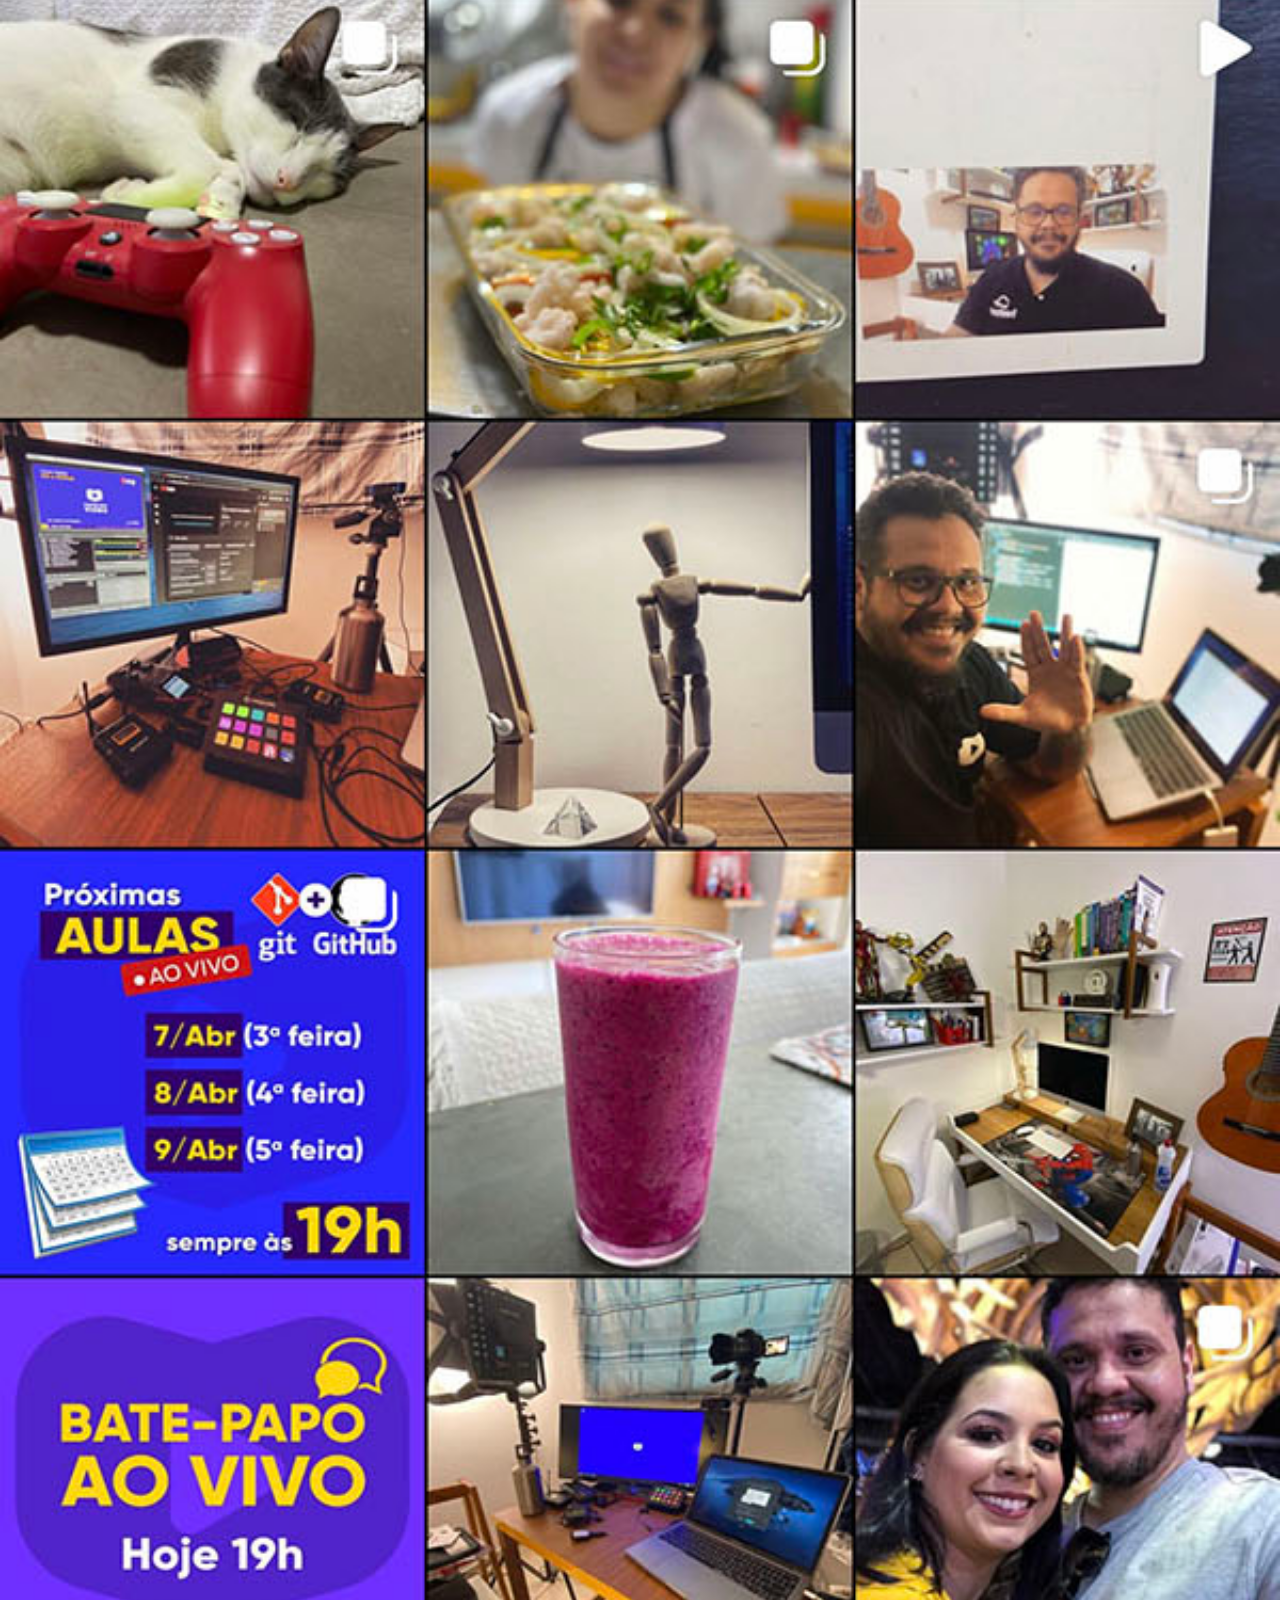
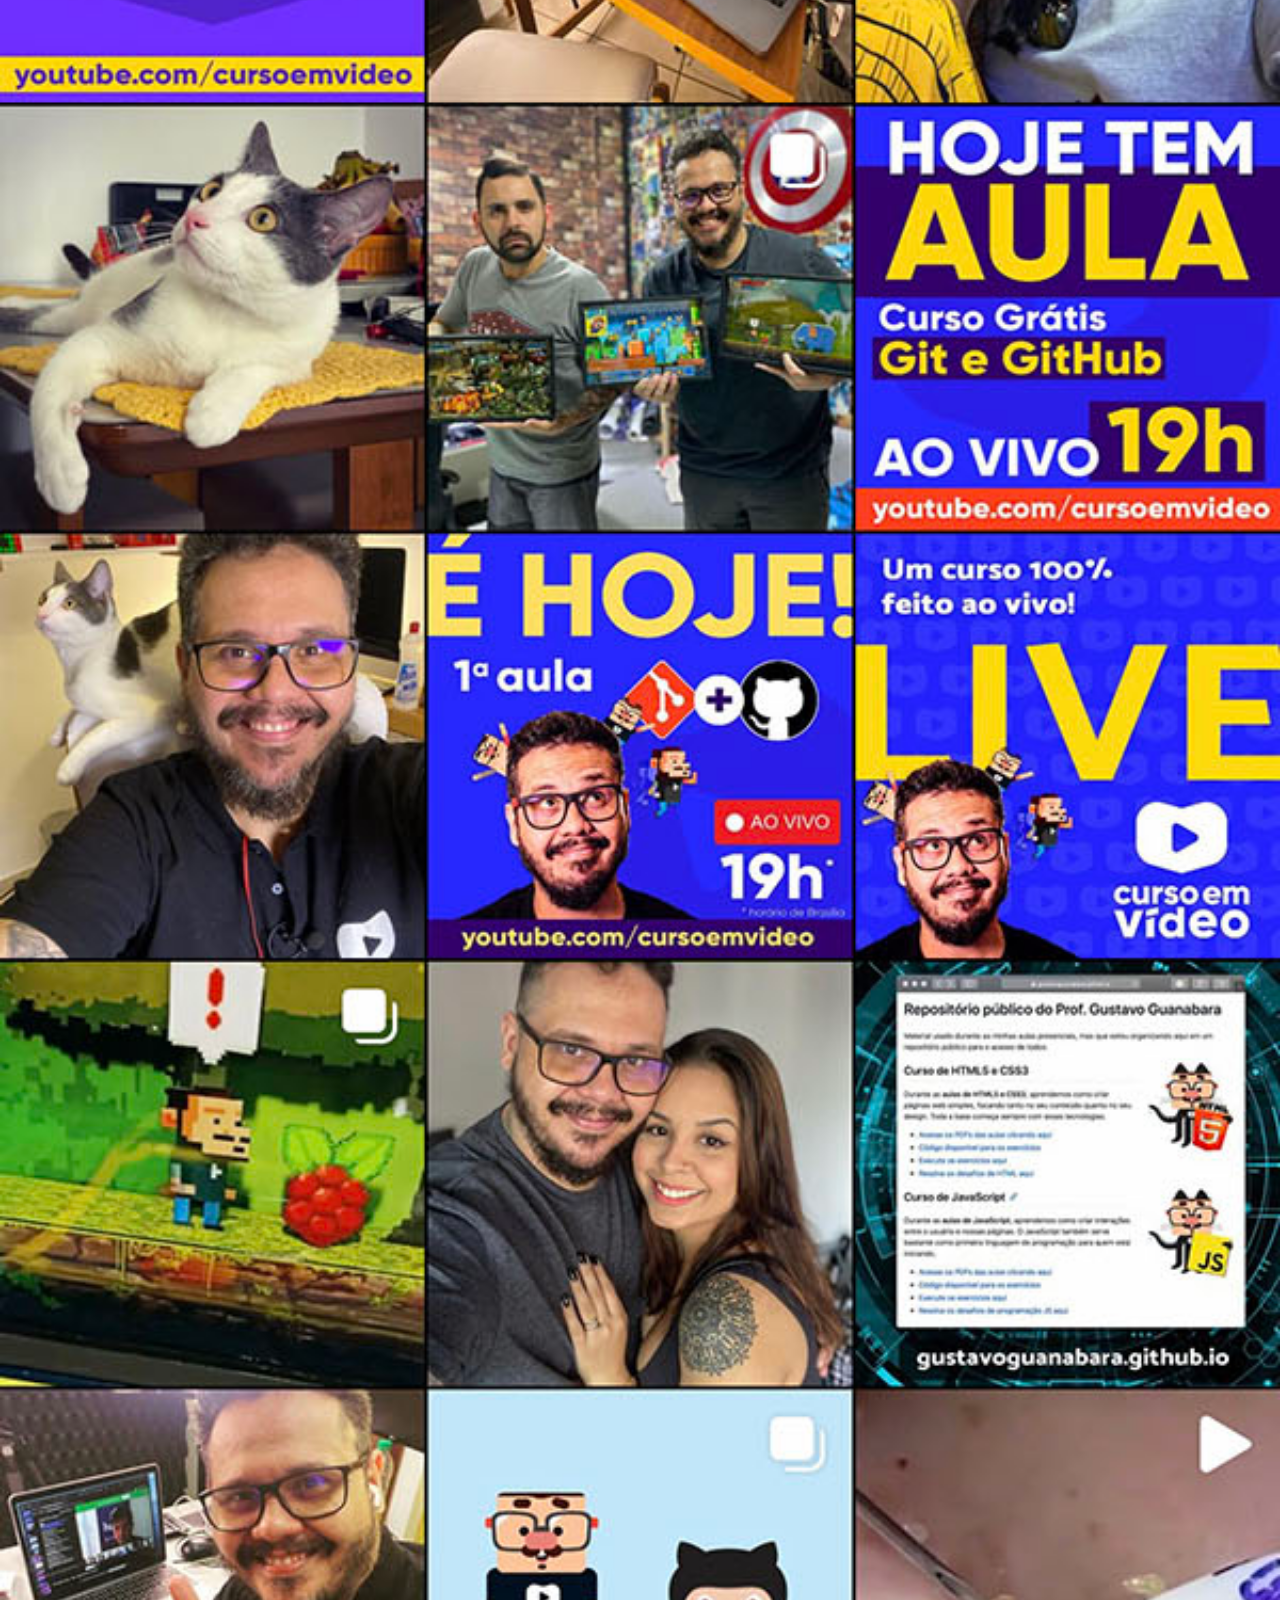
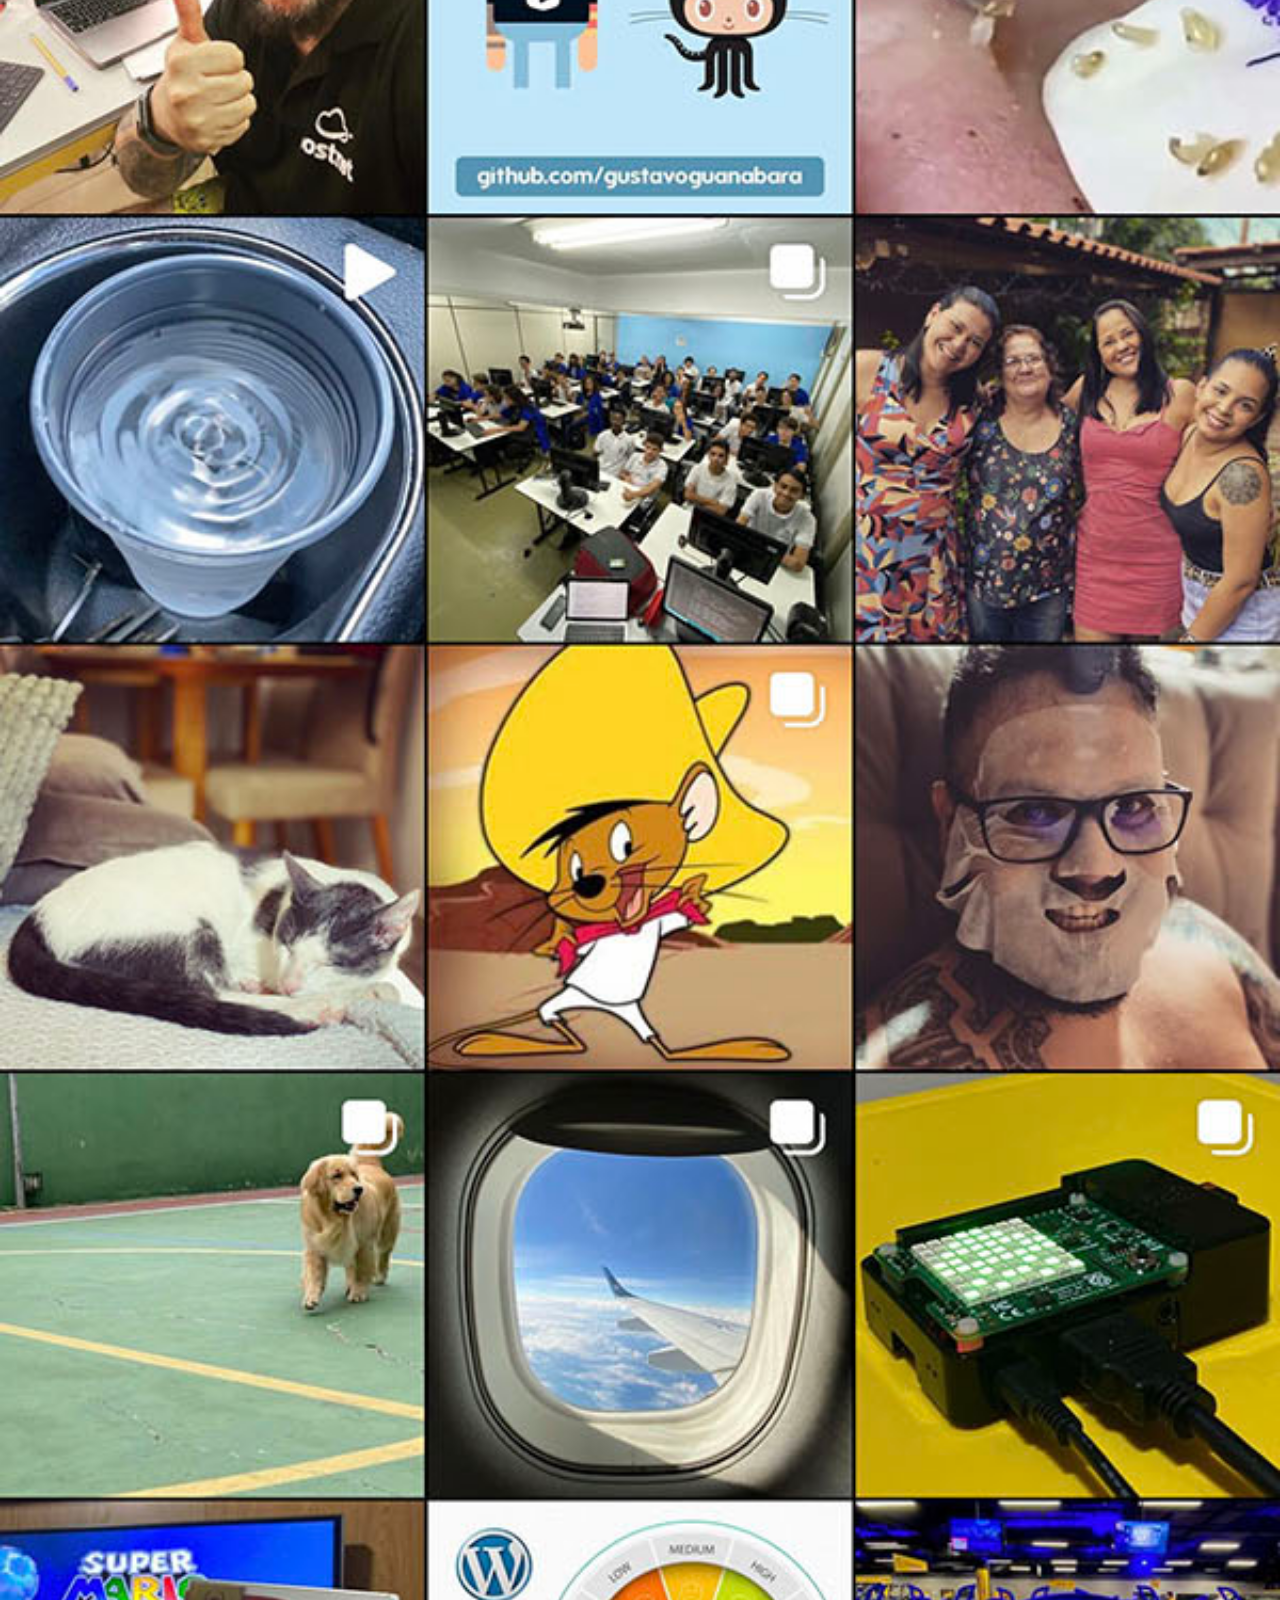
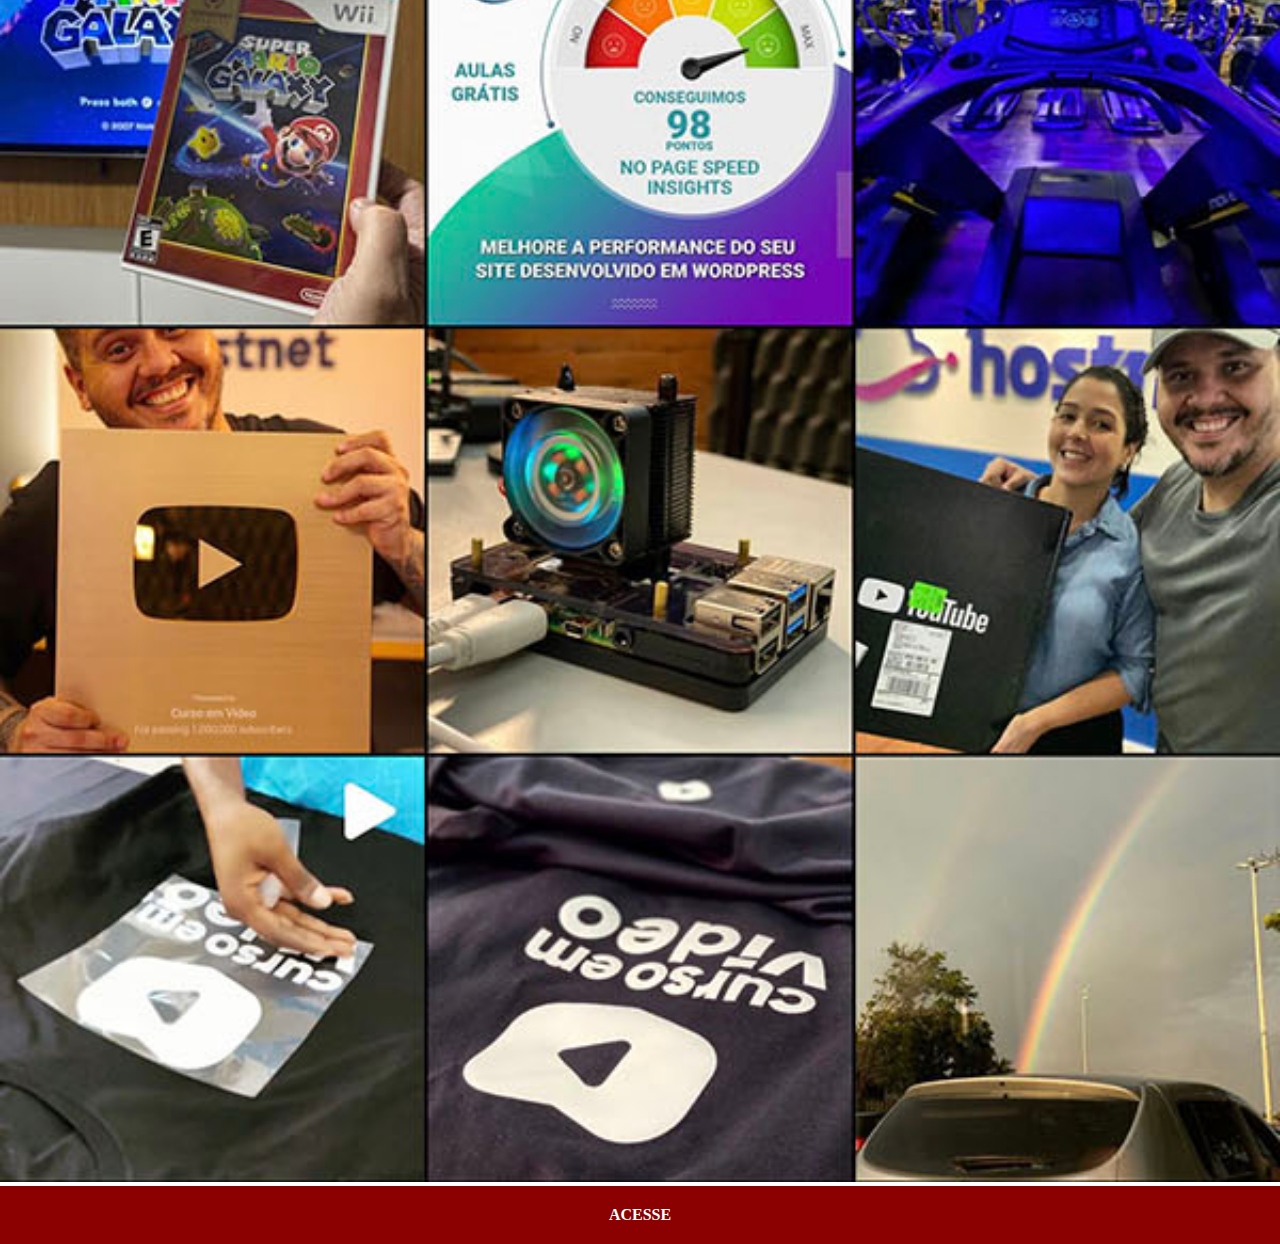
<file: Redes Socias/instagram.html>
<!DOCTYPE html>
<html lang="pt_BR">
<head>
    <meta charset="UTF-8">
    <meta name="viewport" content="width=device-width, initial-scale=1.0">
    <link rel="stylesheet" href="social.css">
    <title>Instagram</title>
</head>
<body>
    <img src="imagens/tela-instagram.jpg" alt="Tela Instagram">
    <a href="#" target="_blank">ACESSE</a>
</body>
</html>
</file>
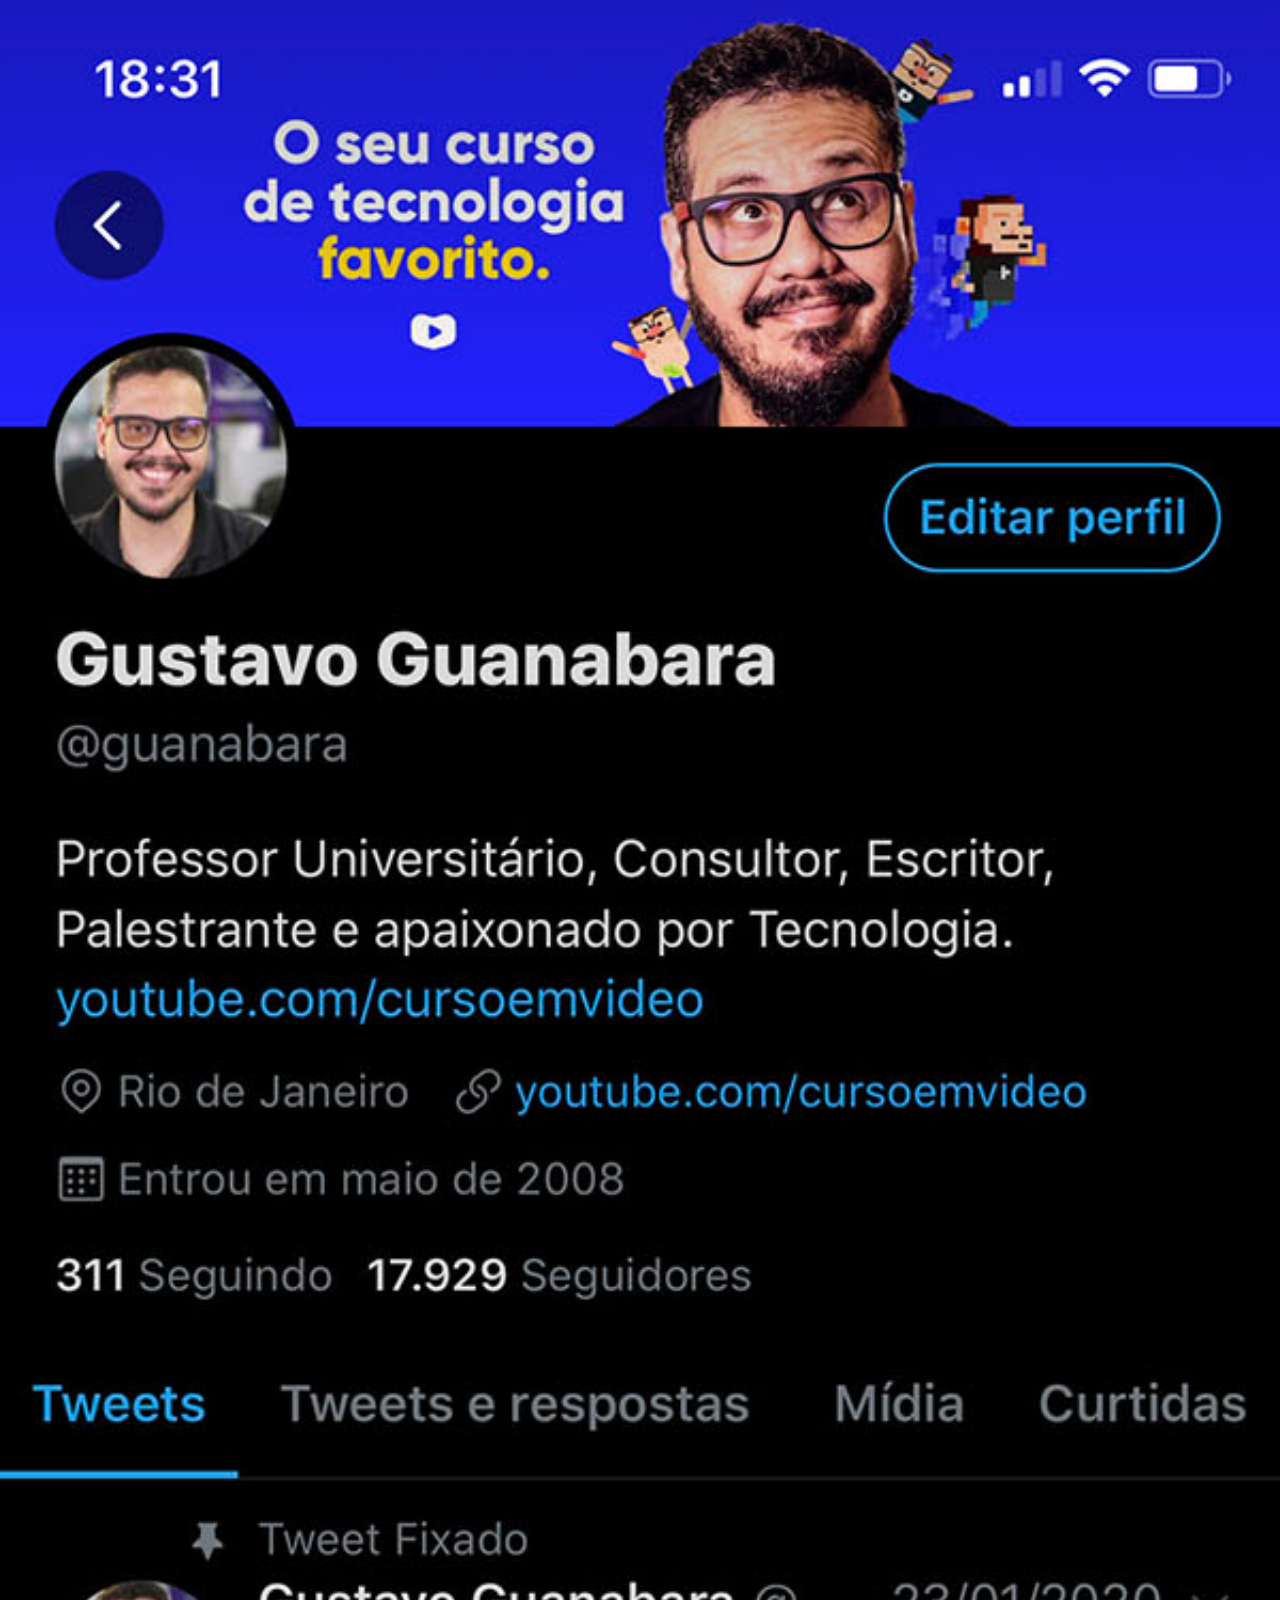
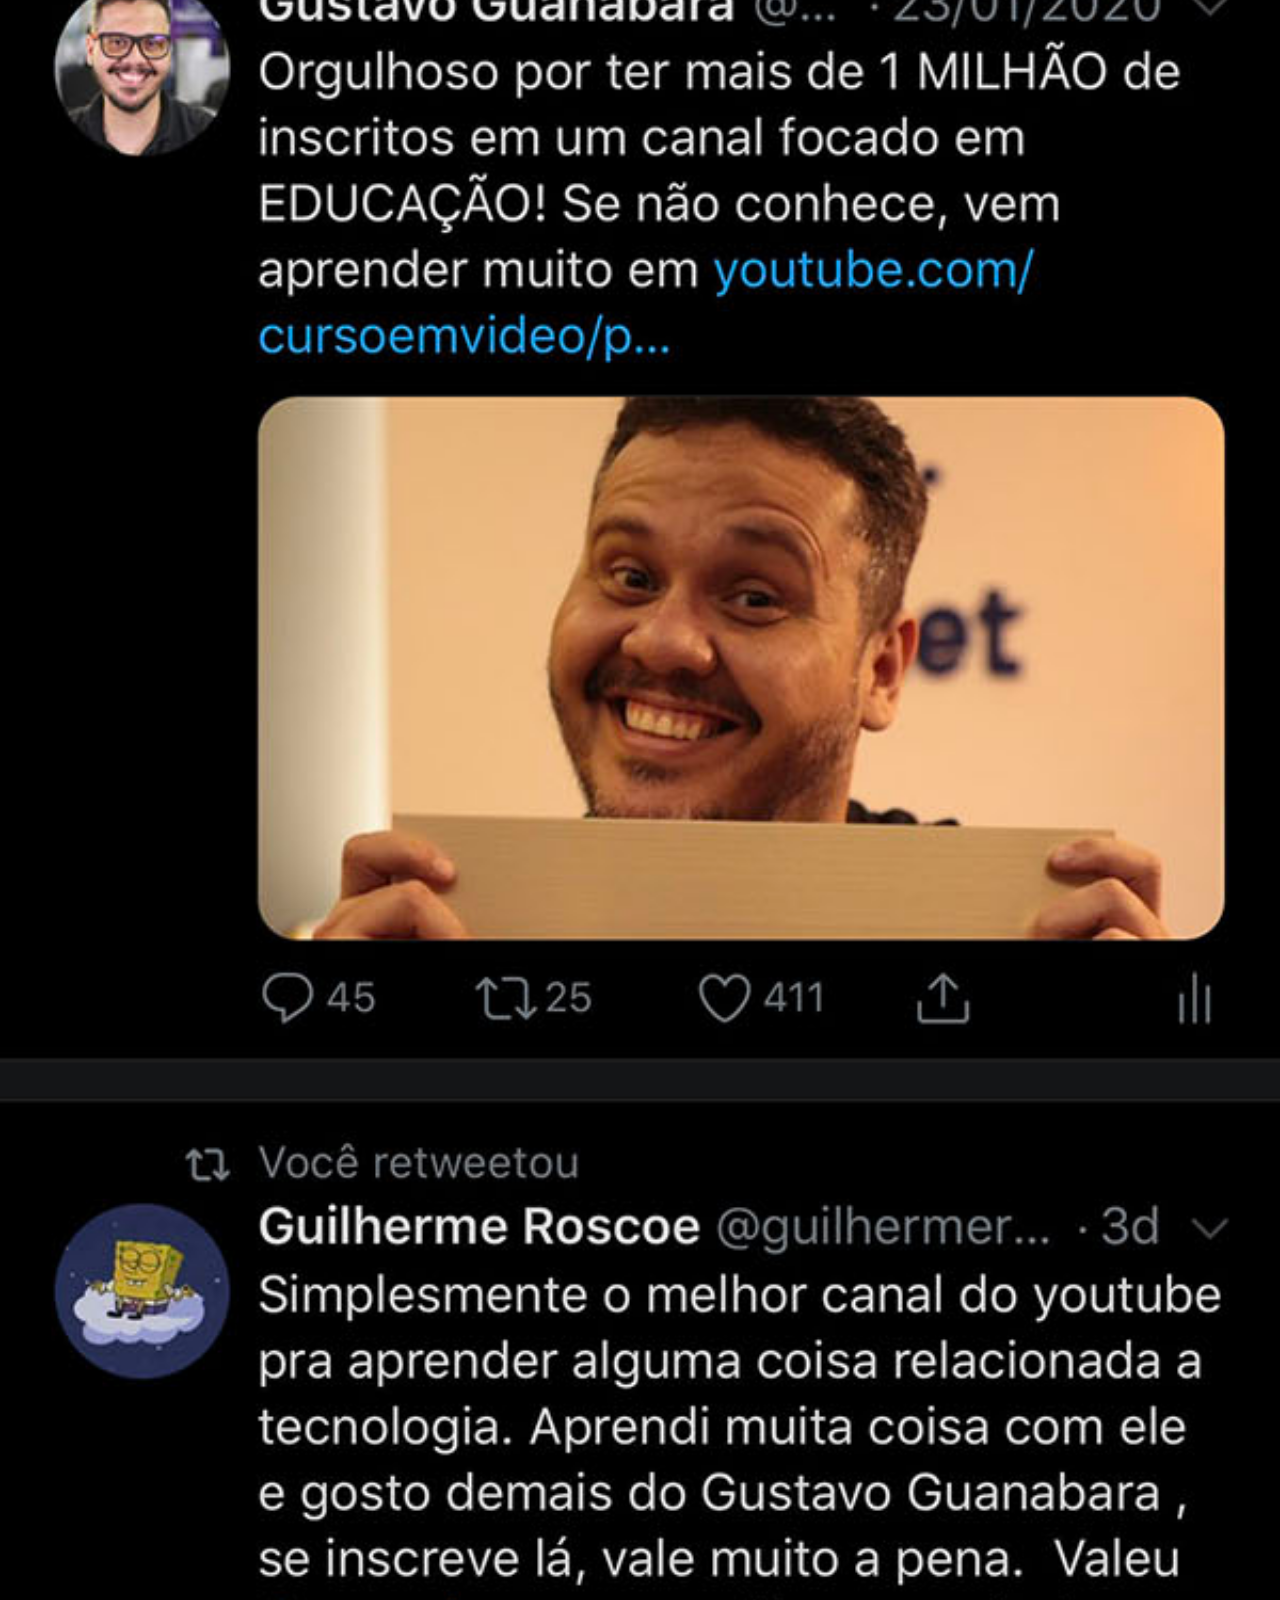
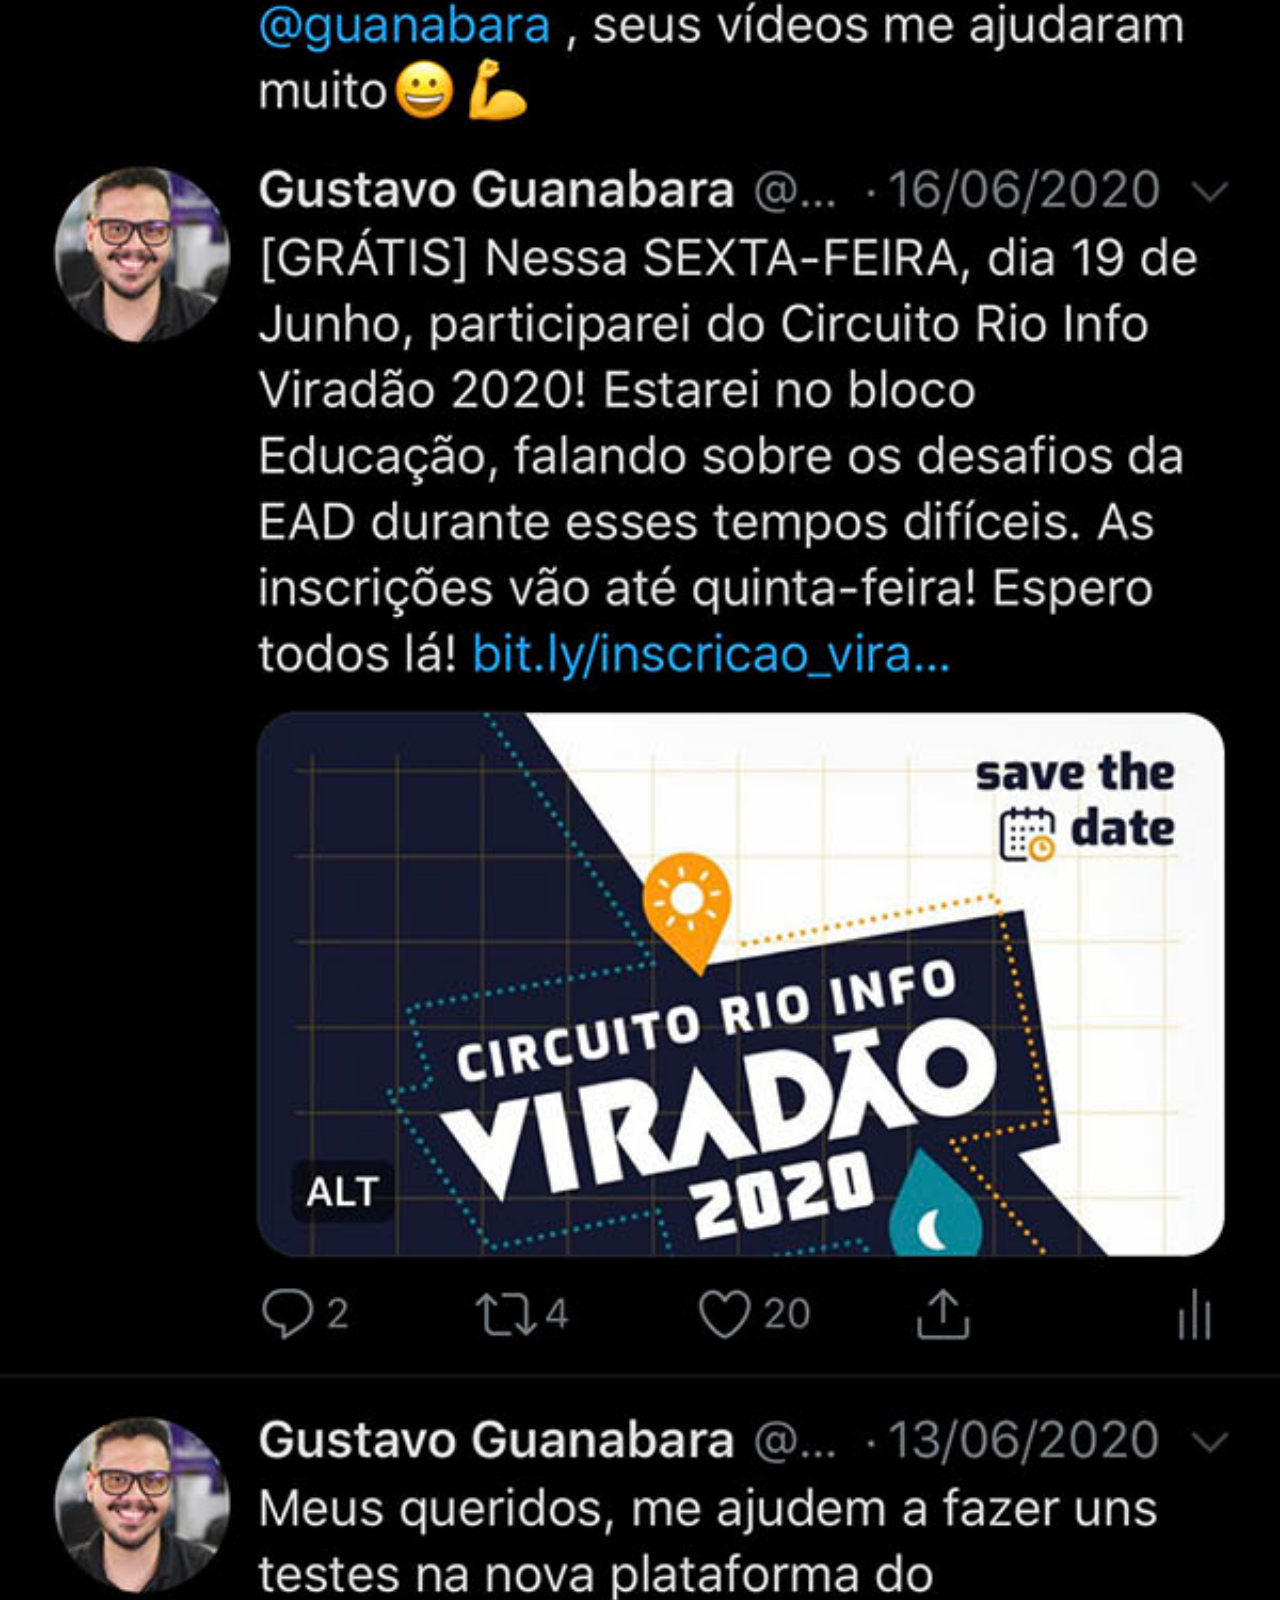
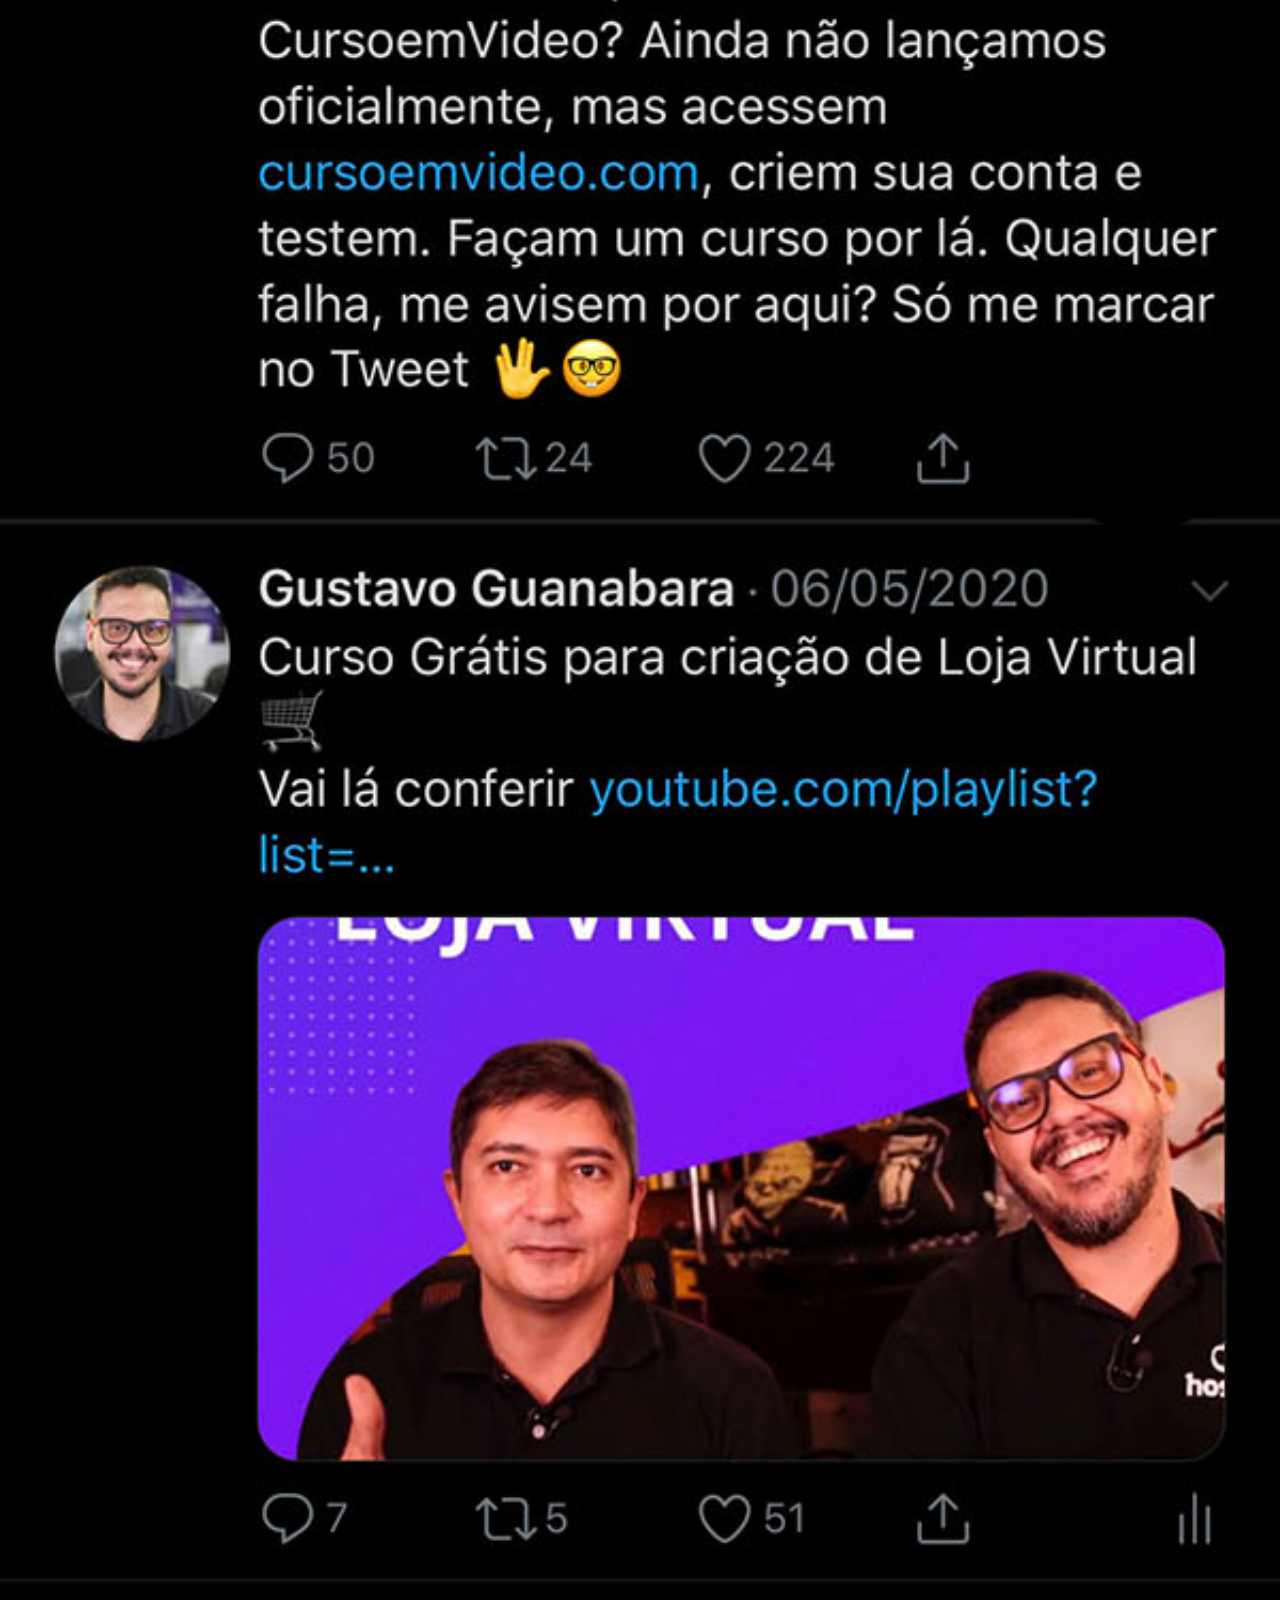
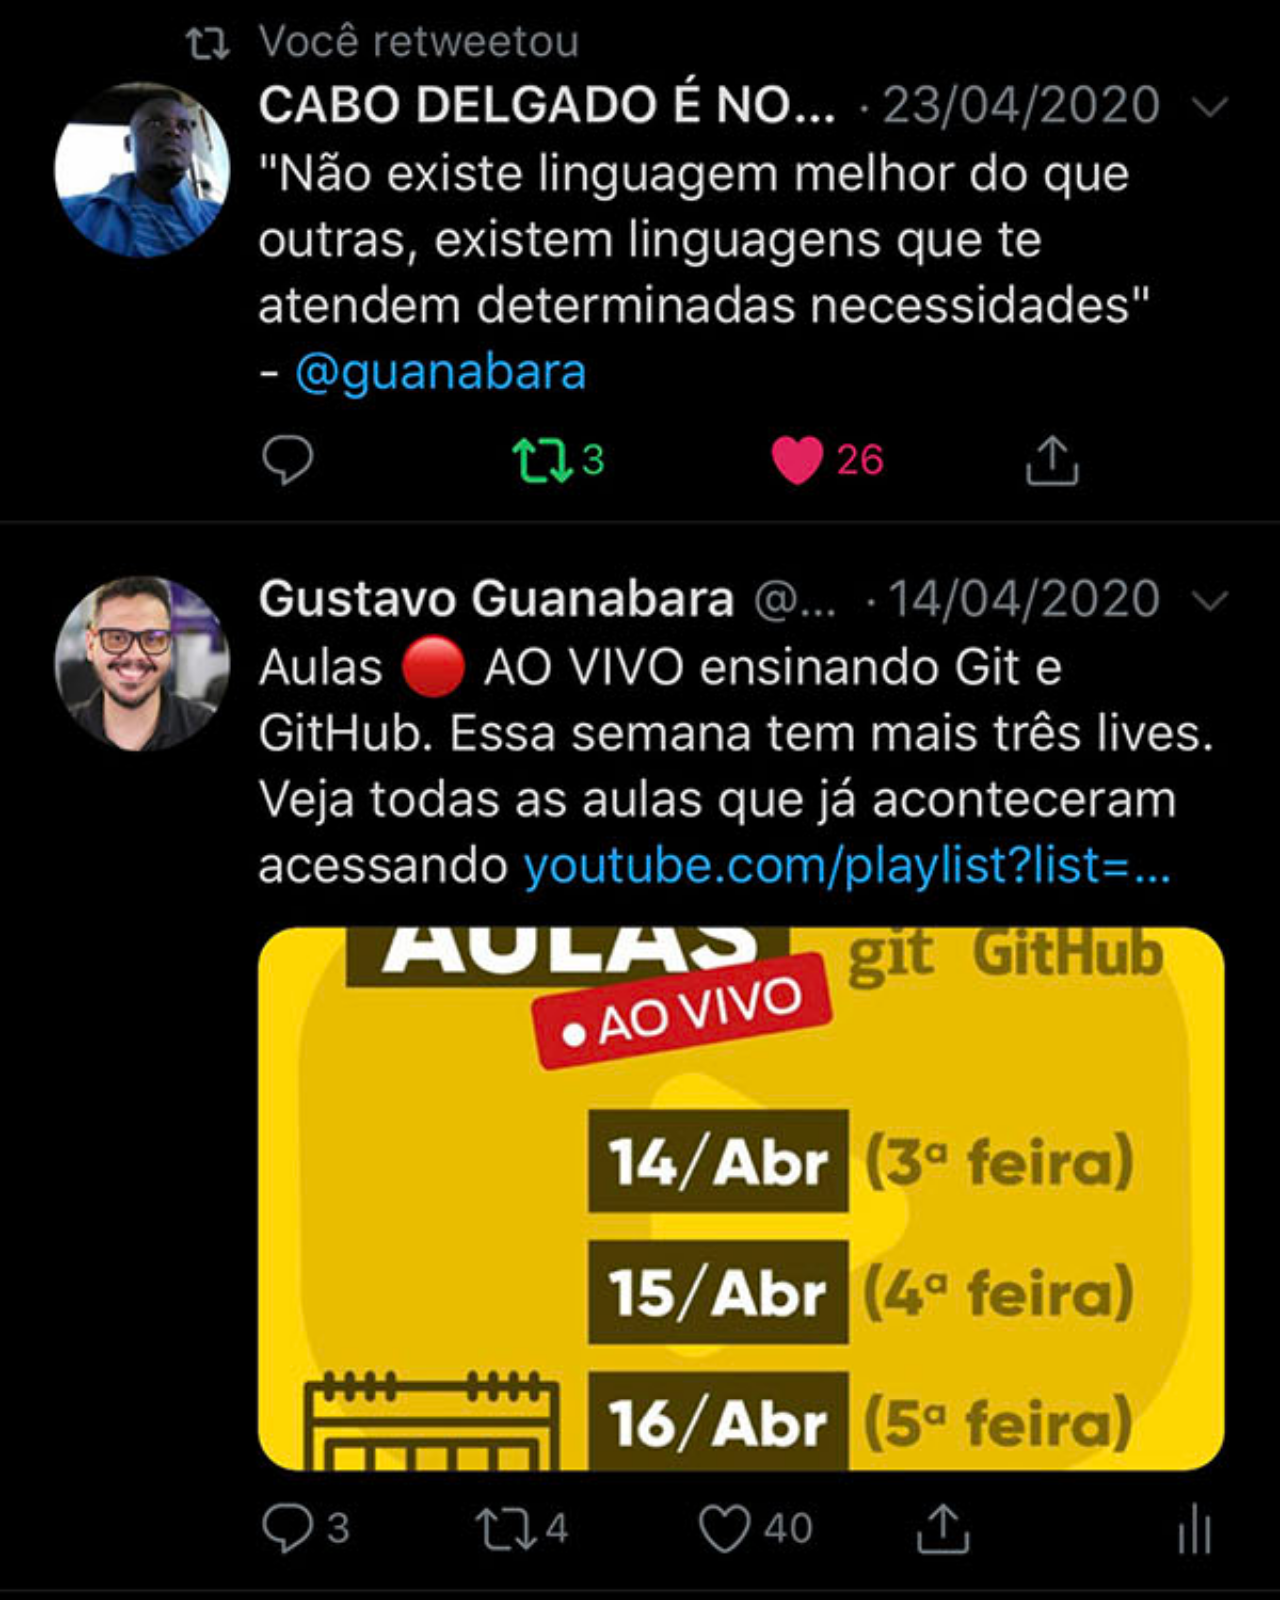
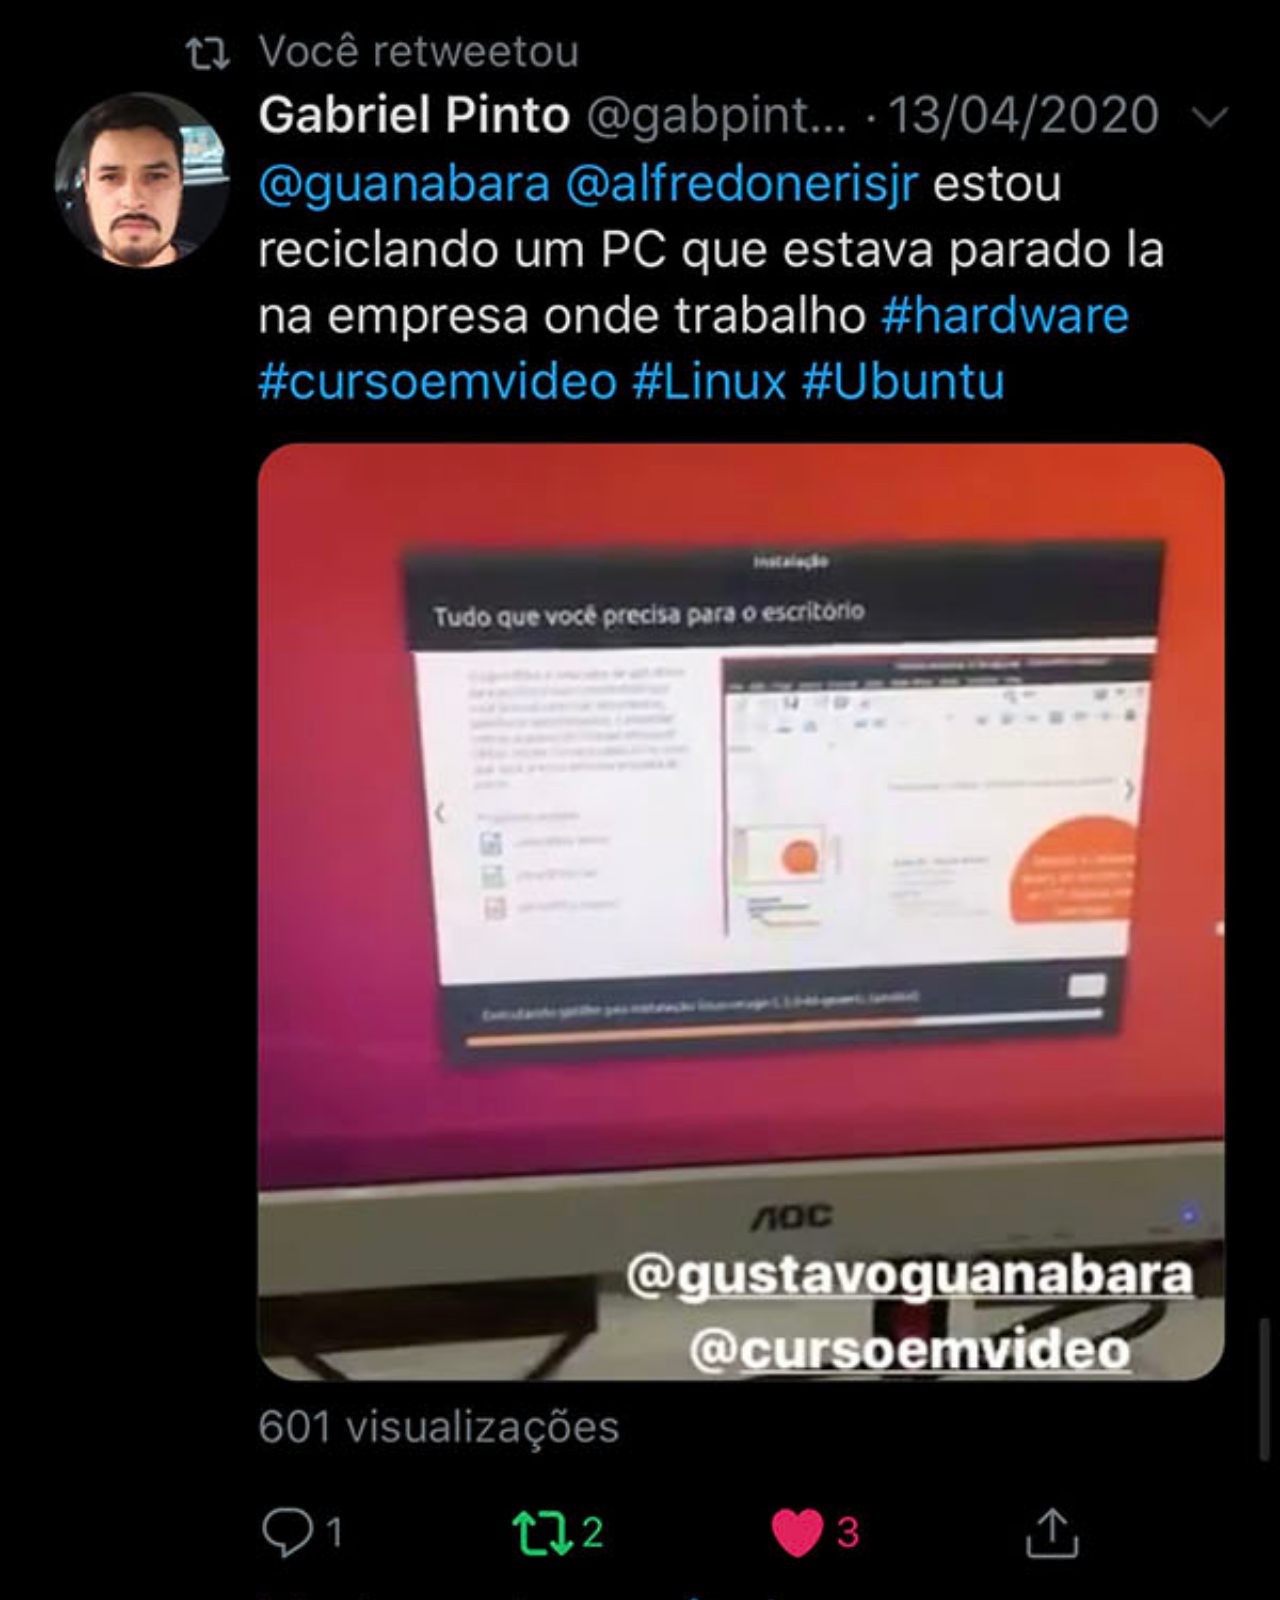
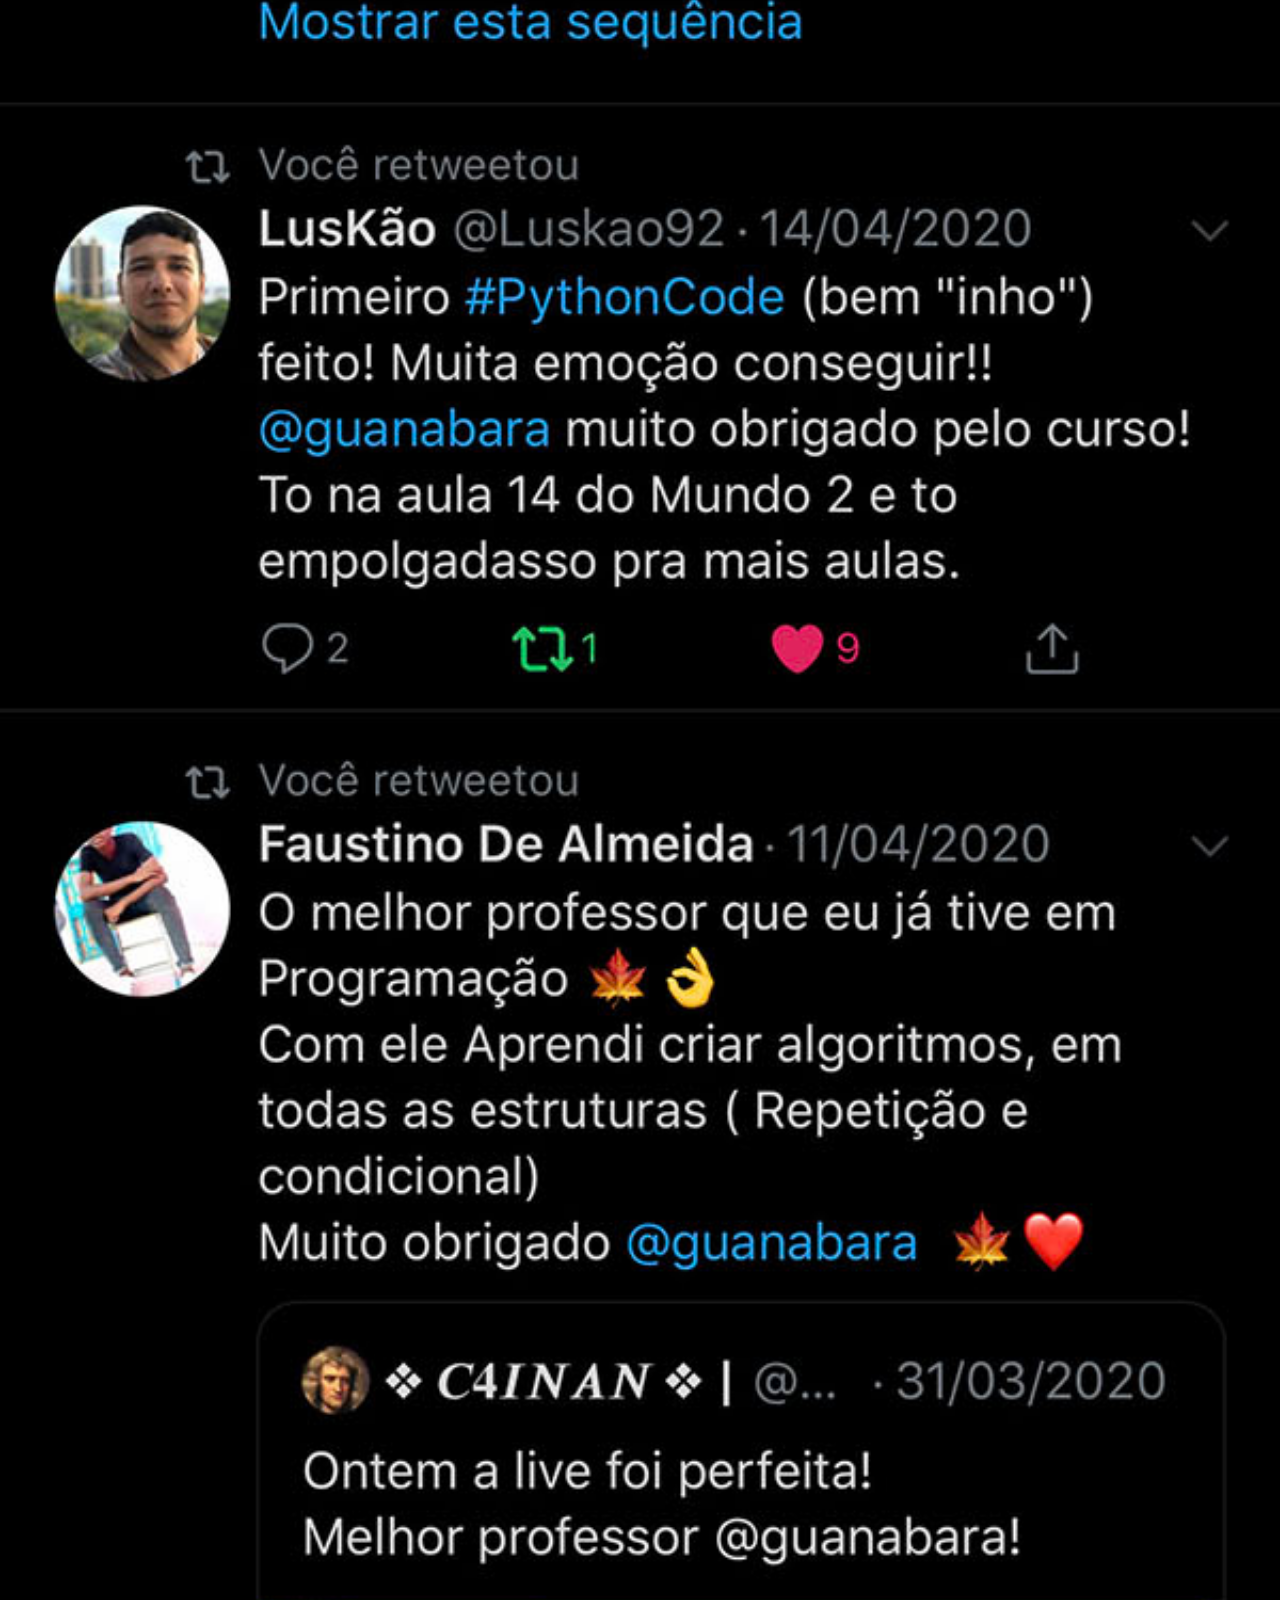
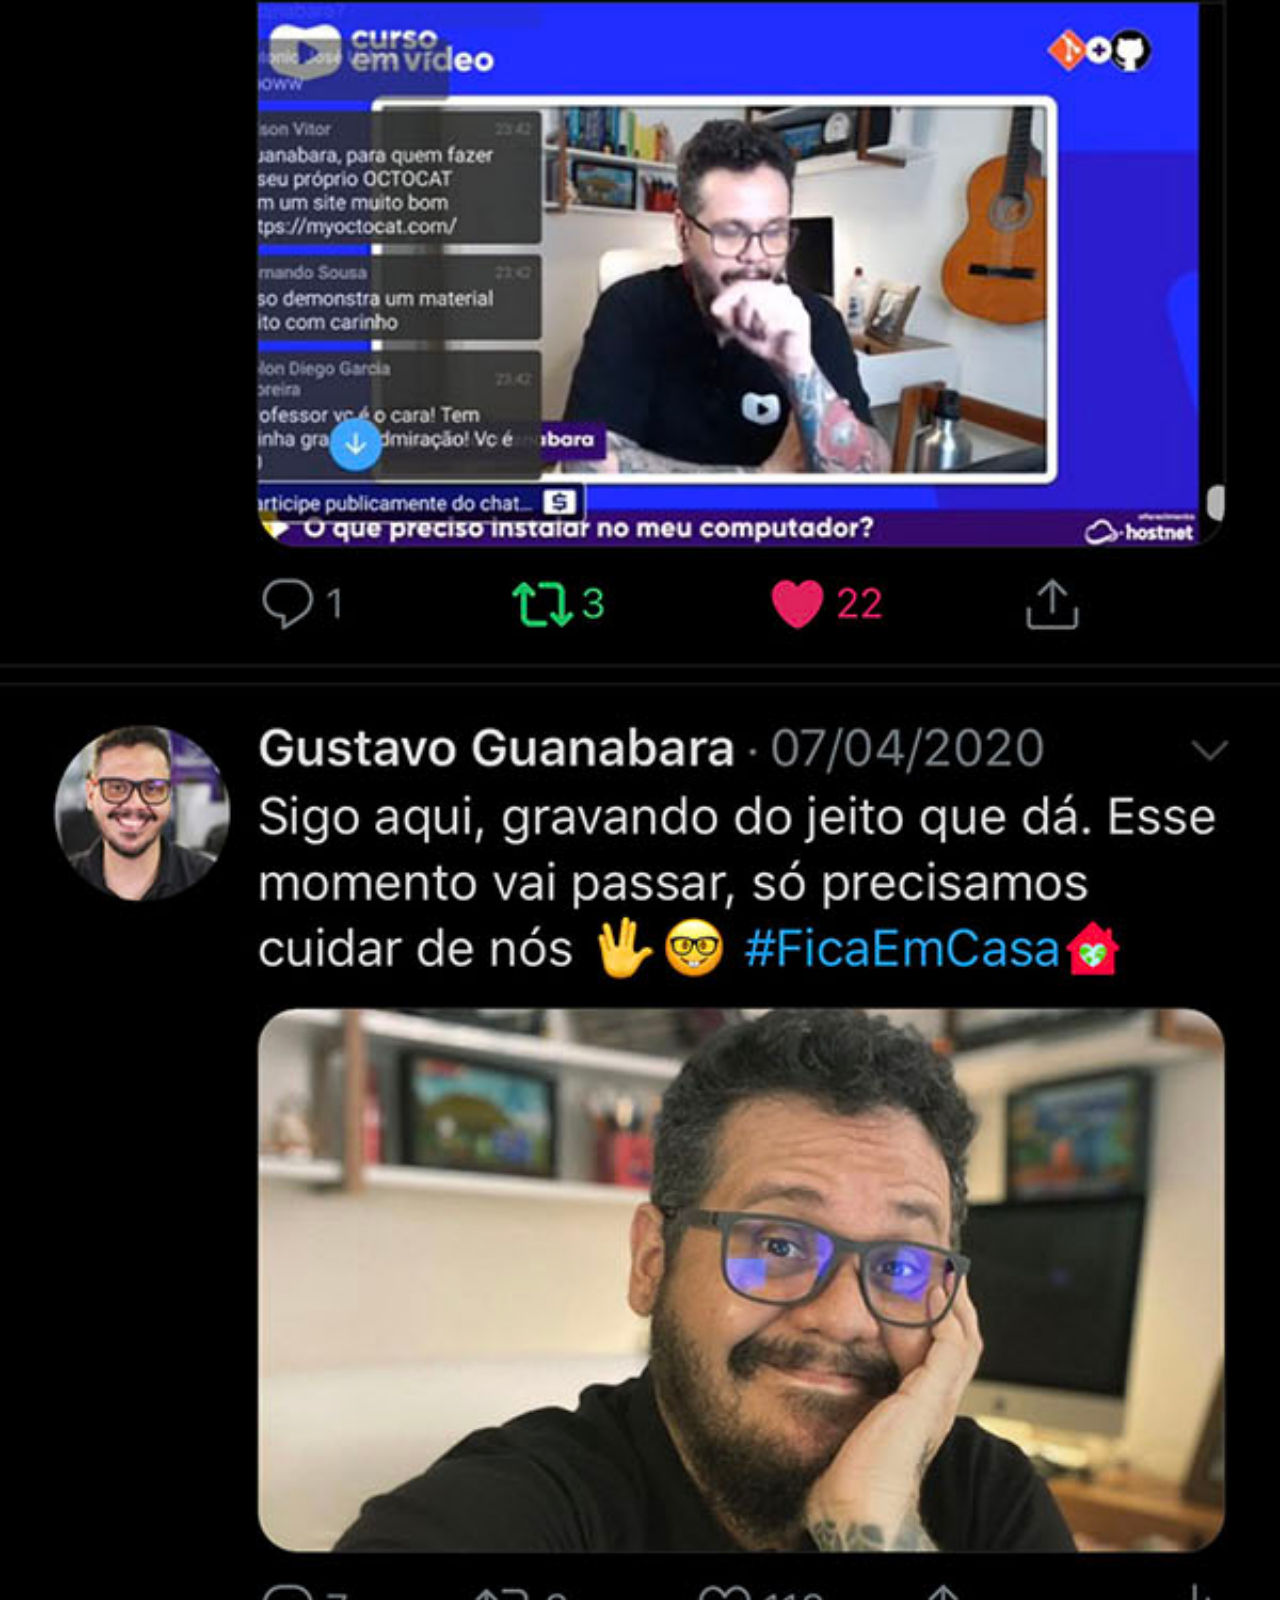
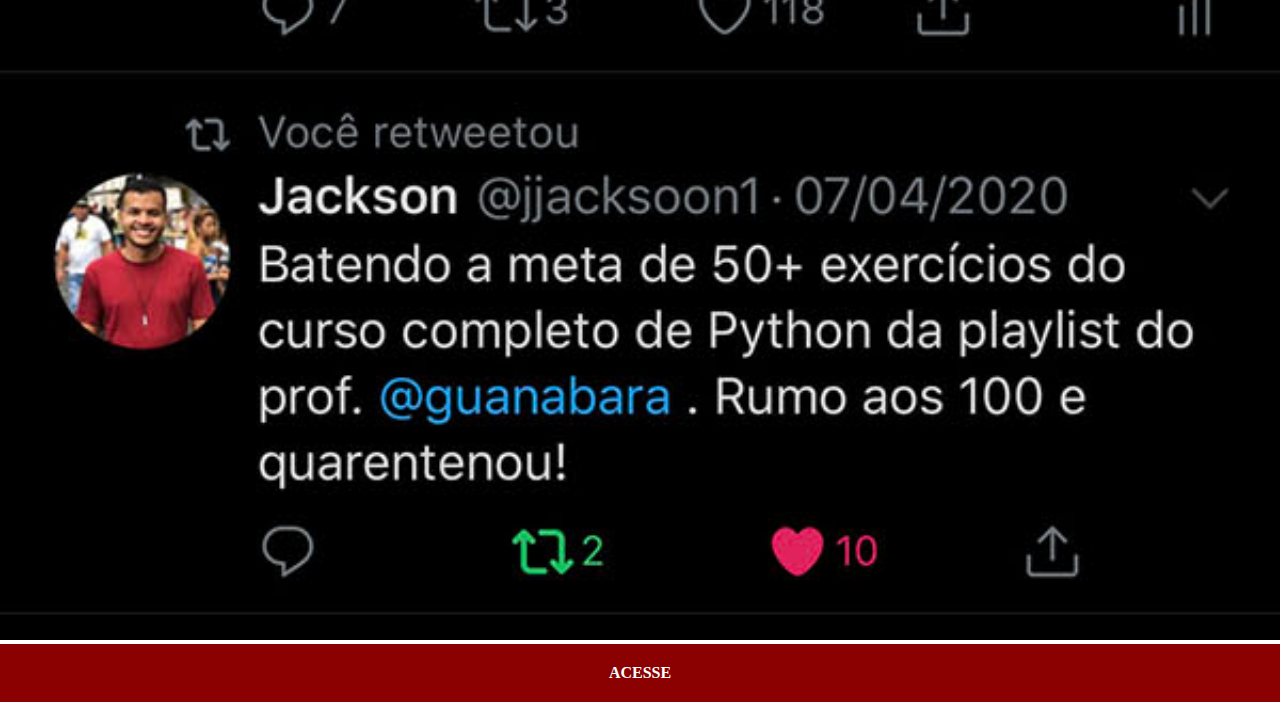
<file: Redes Socias/twitter.html>
<!DOCTYPE html>
<html lang="pt_BR">
<head>
    <meta charset="UTF-8">
    <meta name="viewport" content="width=device-width, initial-scale=1.0">
    <link rel="stylesheet" href="social.css">
    <title>Twitter</title>
</head>
<body>
    <img src="imagens/tela-twitter.jpg" alt="Tela Twitter">
    <a href="#" target="_blank">ACESSE</a>
</body>
</html>
</file>
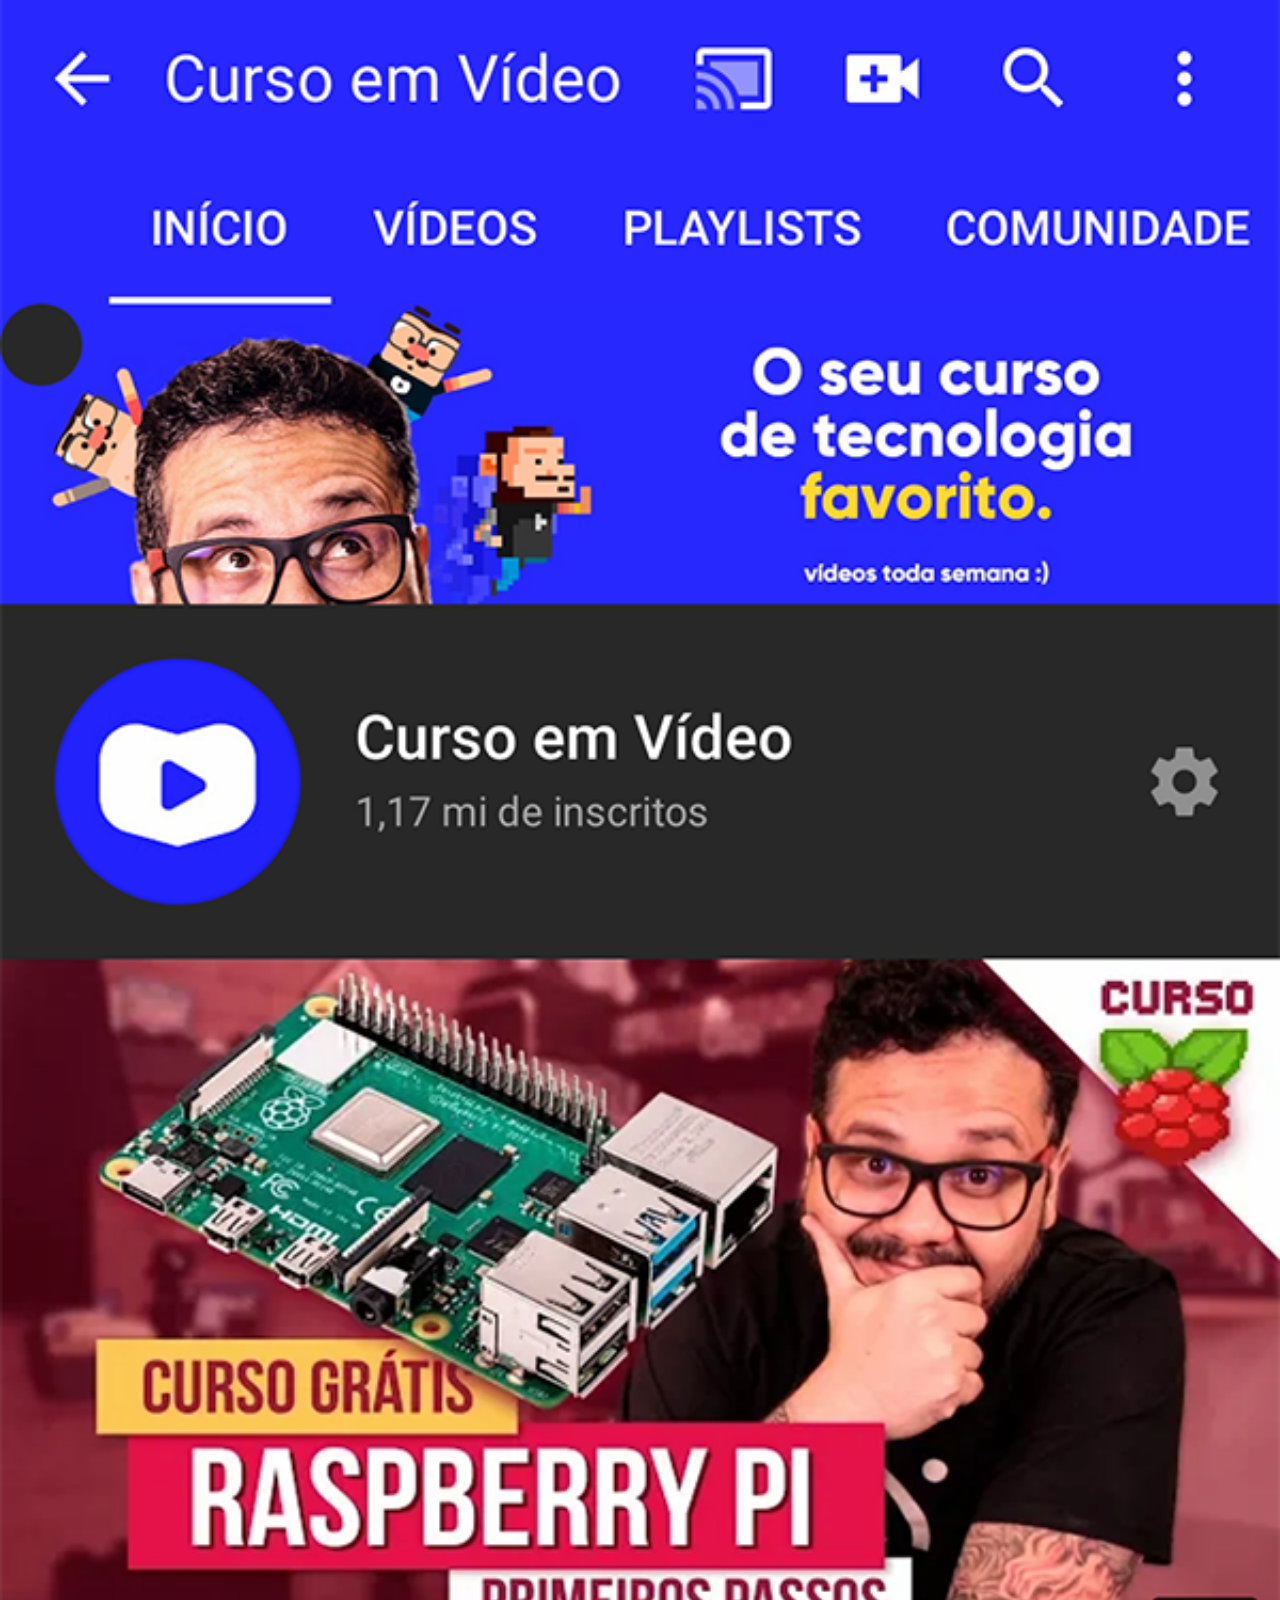
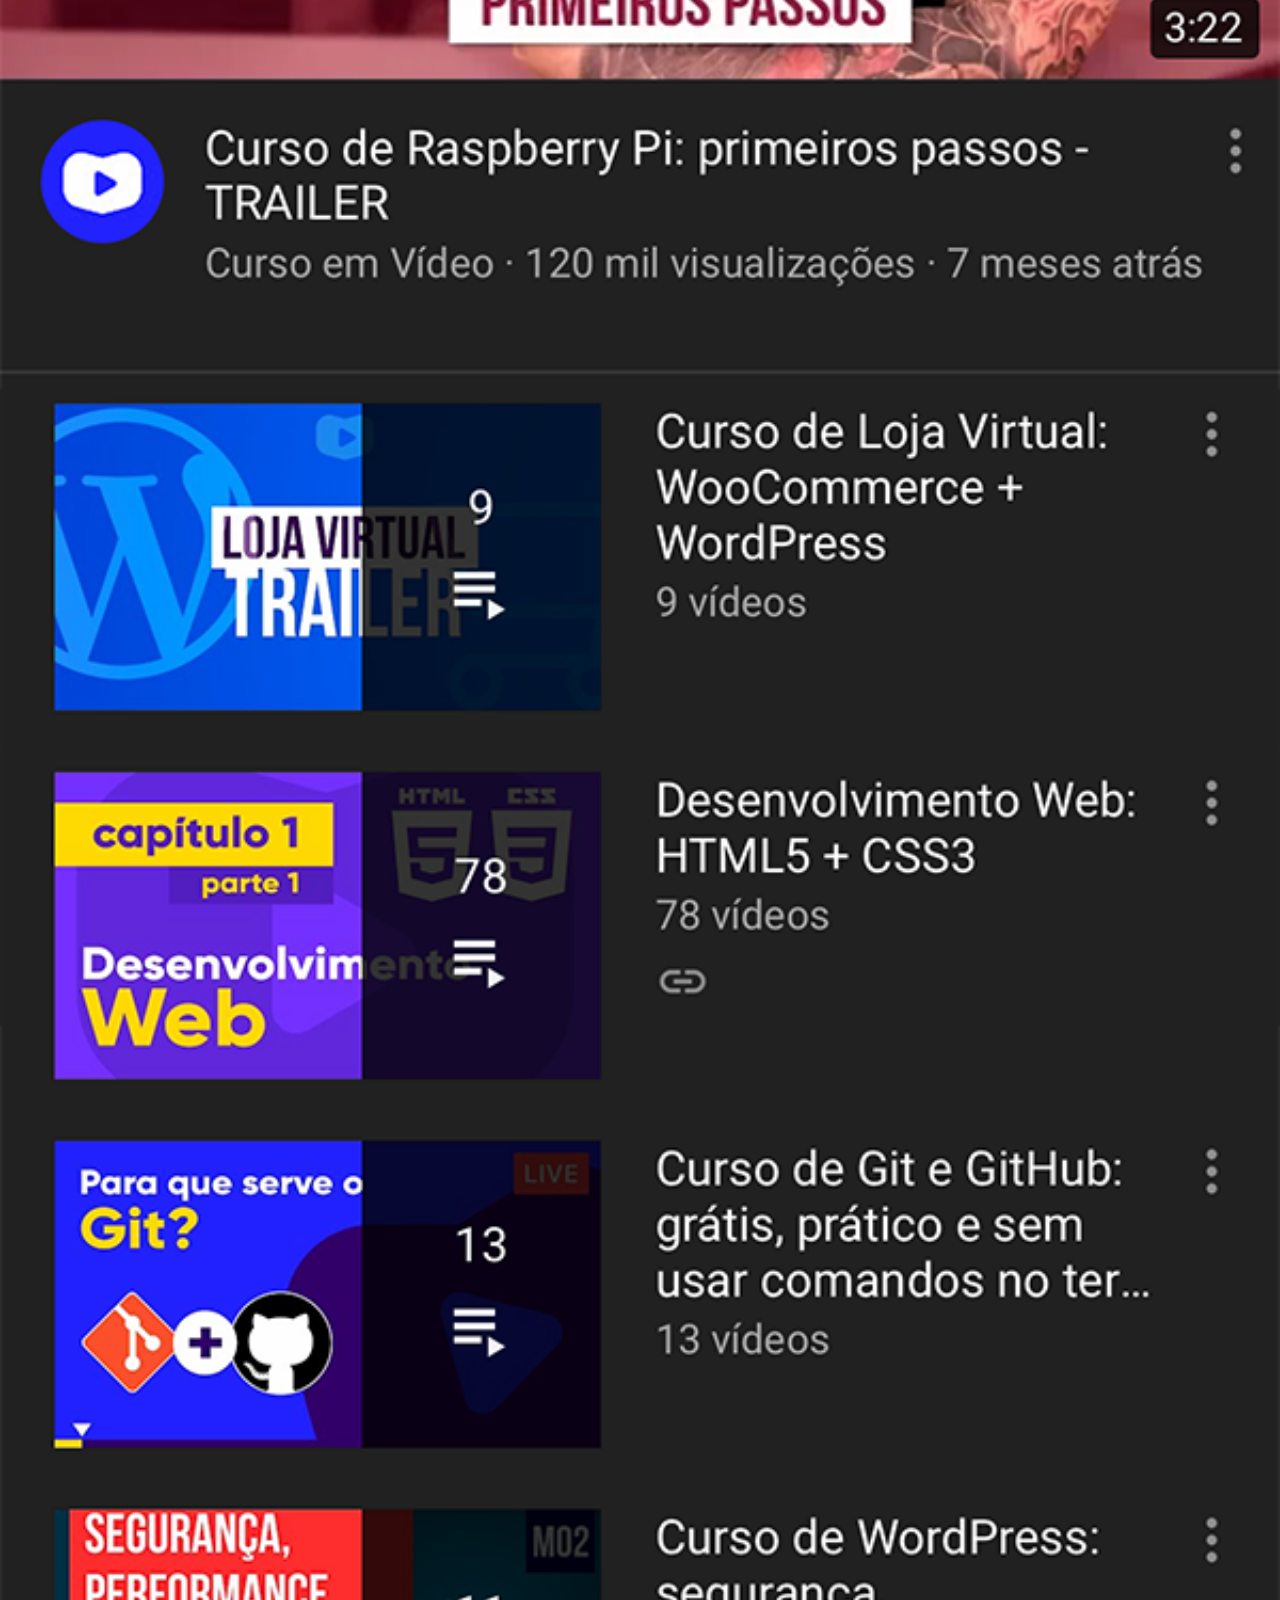
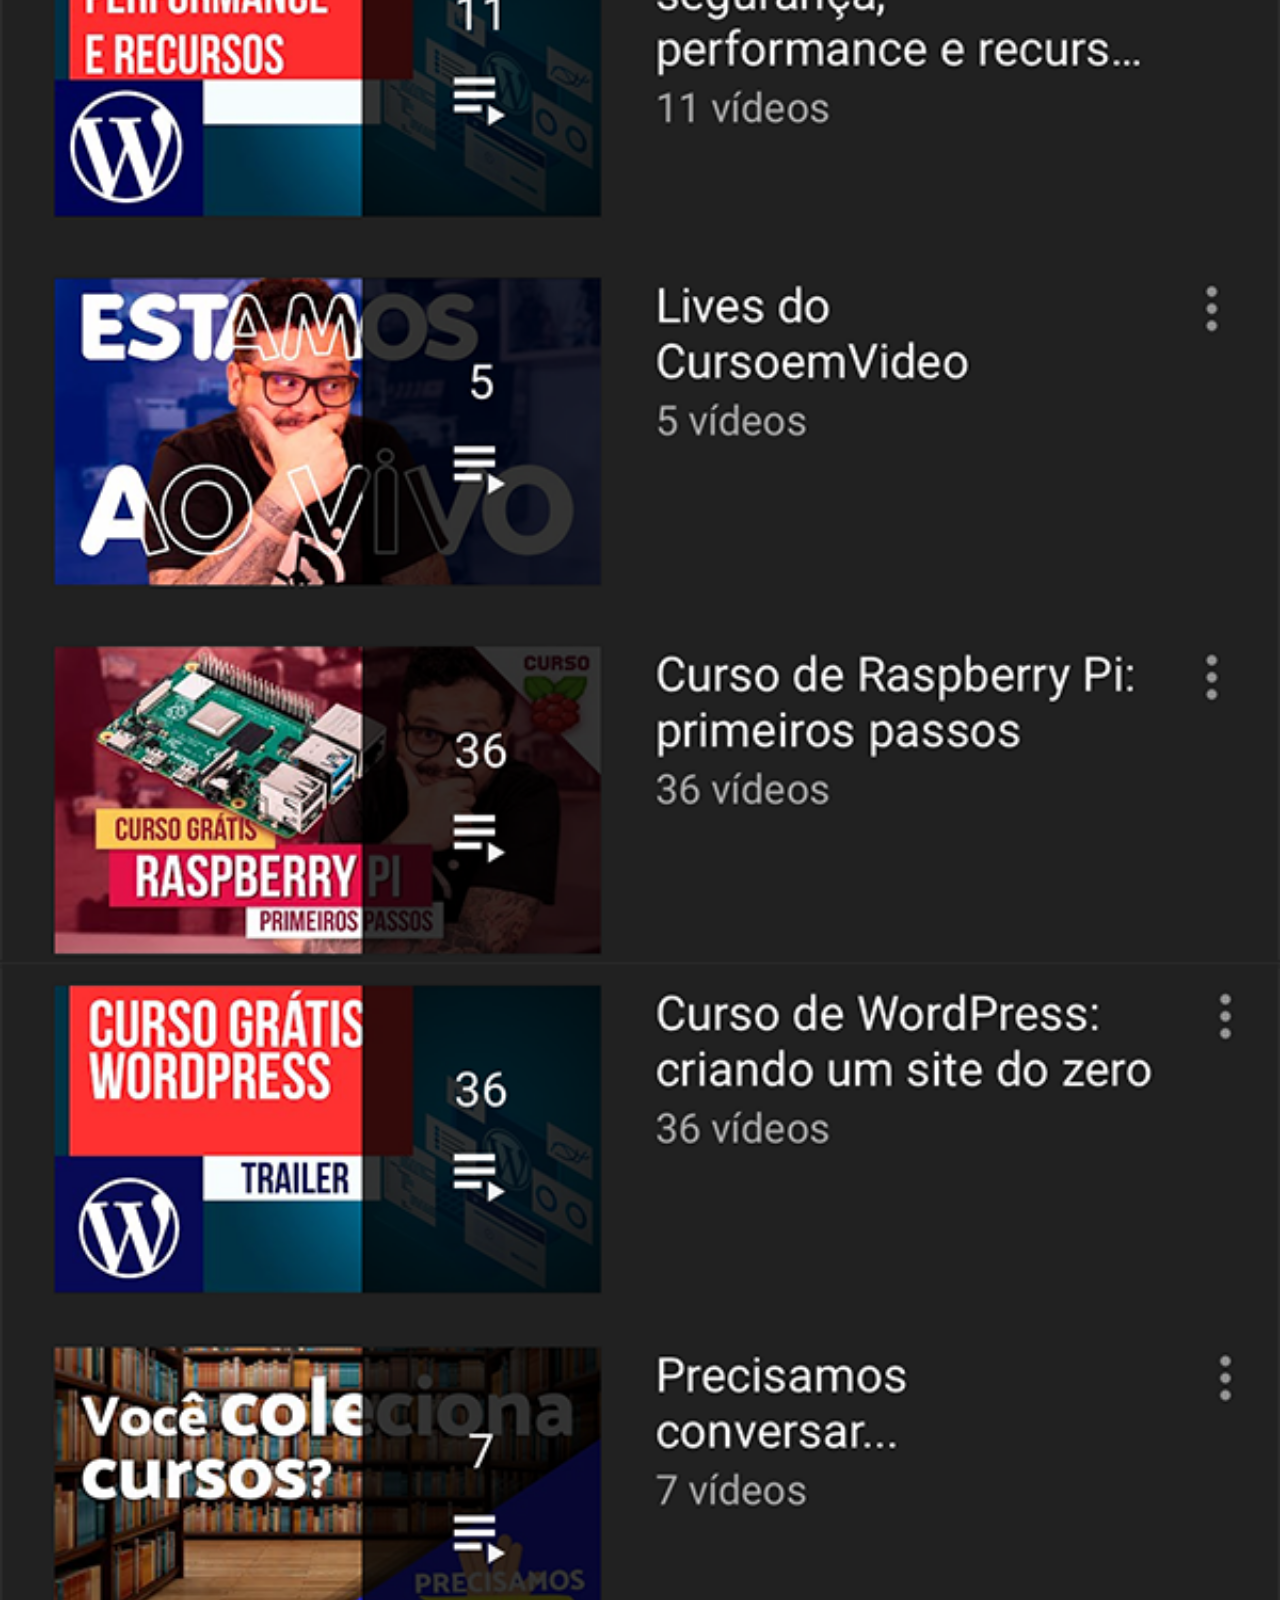
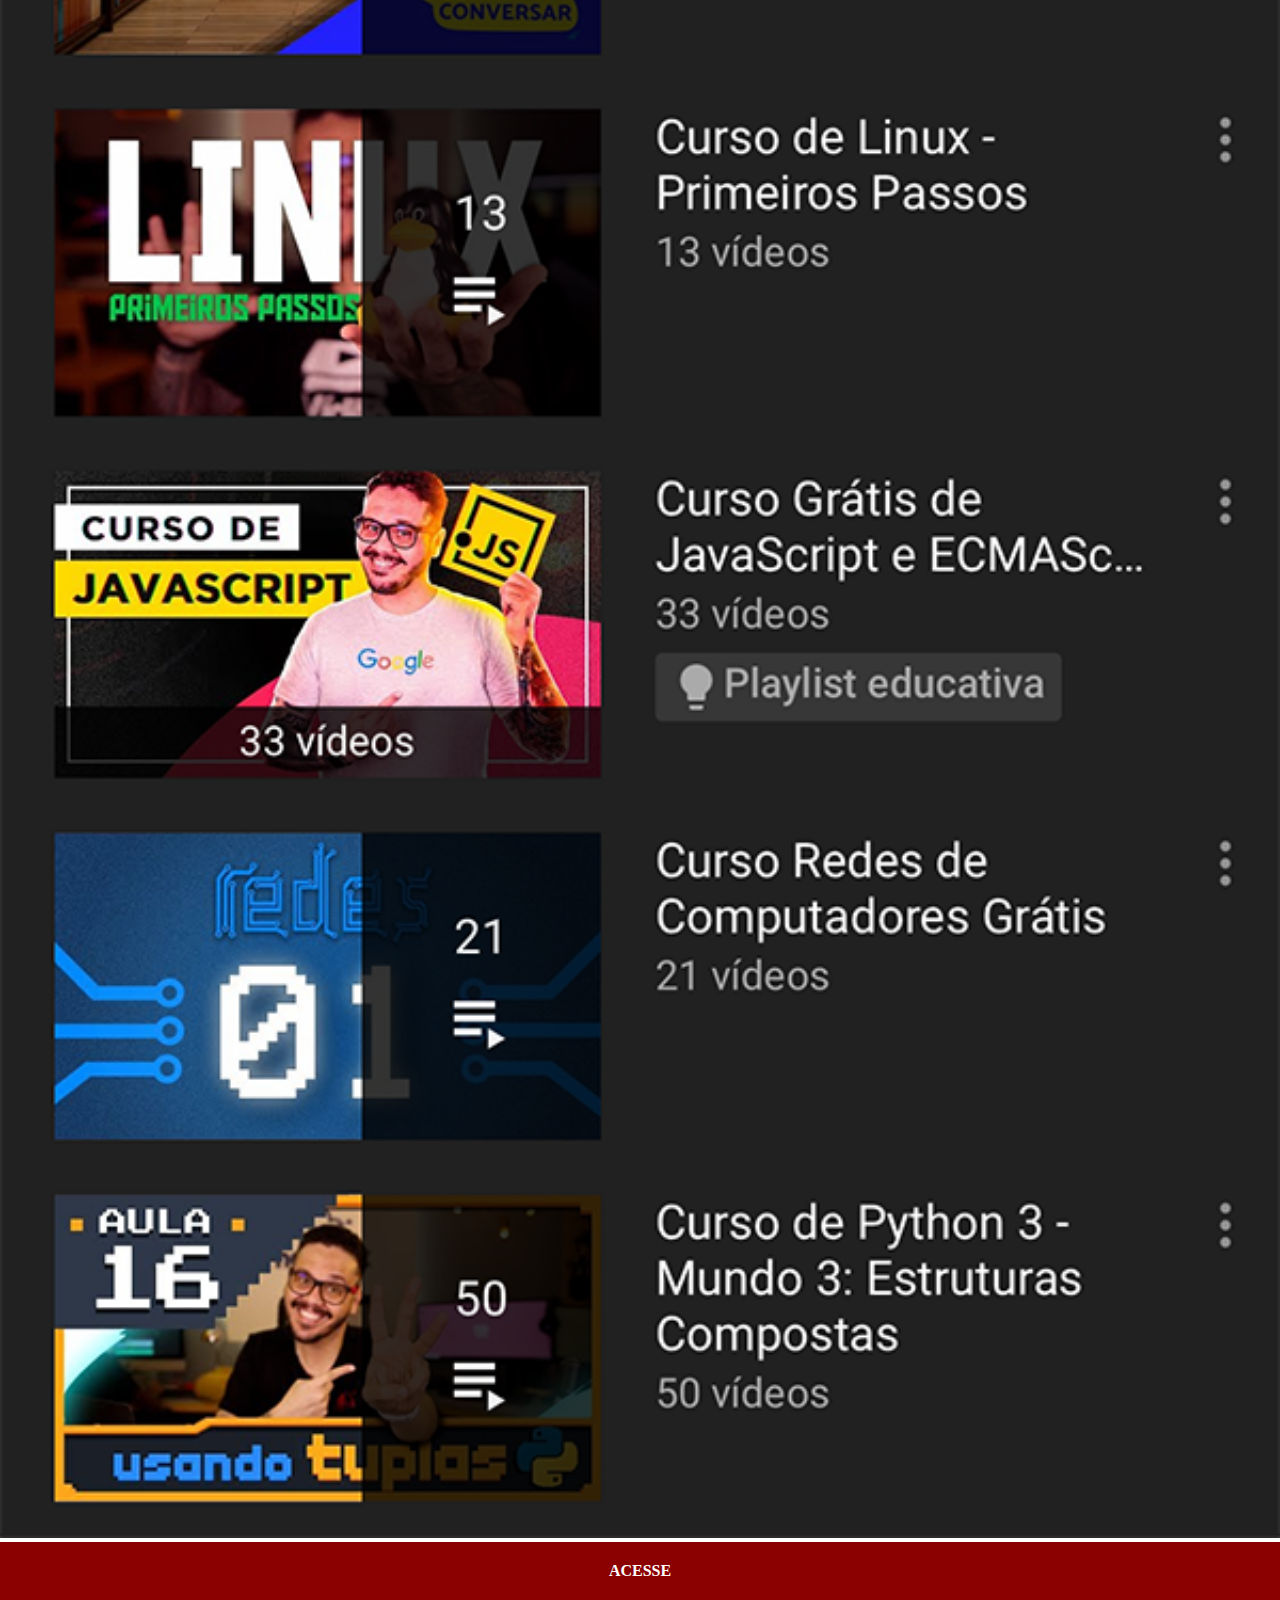
<file: Redes Socias/youtube.html>
<!DOCTYPE html>
<html lang="pt_BR">
<head>
    <meta charset="UTF-8">
    <meta name="viewport" content="width=device-width, initial-scale=1.0">
    <link rel="stylesheet" href="social.css">
    <title>Youtube</title>
</head>
<body>
    <img src="imagens/tela-youtube.png" alt="Tela Youtube">
    <a href="#" target="_blank">ACESSE</a>
</body>
</html>
</file>
<file: Redes Socias/style.css>
* {
    padding: 0;
    margin: 0;
}

html, body {
    height: 100vh;
    width: 100vw;
}

body {
    background: url('imagens/fundo-madeira.jpg') no-repeat top center;
    background-size: cover;
    background-attachment: fixed;
}

main {
    position: relative;
    height: 100vh;
}

.celular {
    position: absolute;
    top: 50%;
    left: 50%;
    translate: -50% -50%;

    height: 627px;
    width: 315px;
    background: url('imagens/frame-iphone.png') no-repeat;
}

.tel {
    position: relative;
    top: 80px;
    left: 21px;
    width: 269px;
    height: 470px;
}

.redes-sociais img {
    width: 40px;
    margin: 10px;
    border-radius: 50%;
    box-shadow: 2px 2px 5px rgba(0, 0, 0, 0.400 );
    box-sizing: border-box;
}

.redes-sociais {
    text-align: right;
}

.redes-sociais img:hover {
    border: 2px solid rgba(255, 255, 255, 0.637);
    translate: -3px -3px;
    box-shadow: 5px 5px 10px rgba(0, 0, 0, 0.400);
    transition: transform 0.2;
}
</file>
<file: Redes Socias/social.css>
* {
    margin: 0;
    padding: 0;
}

::-webkit-scrollbar {
    width: 0;
    height: 0;
}

img {
    width: 100vw;
}

a {
    display: block;
    background-color: darkred;
    color: white;
    padding: 20px;
    font-weight: bolder;
    text-align: center;
    text-decoration: none;
}

a:hover {
    background-color: red;
}
</file>
